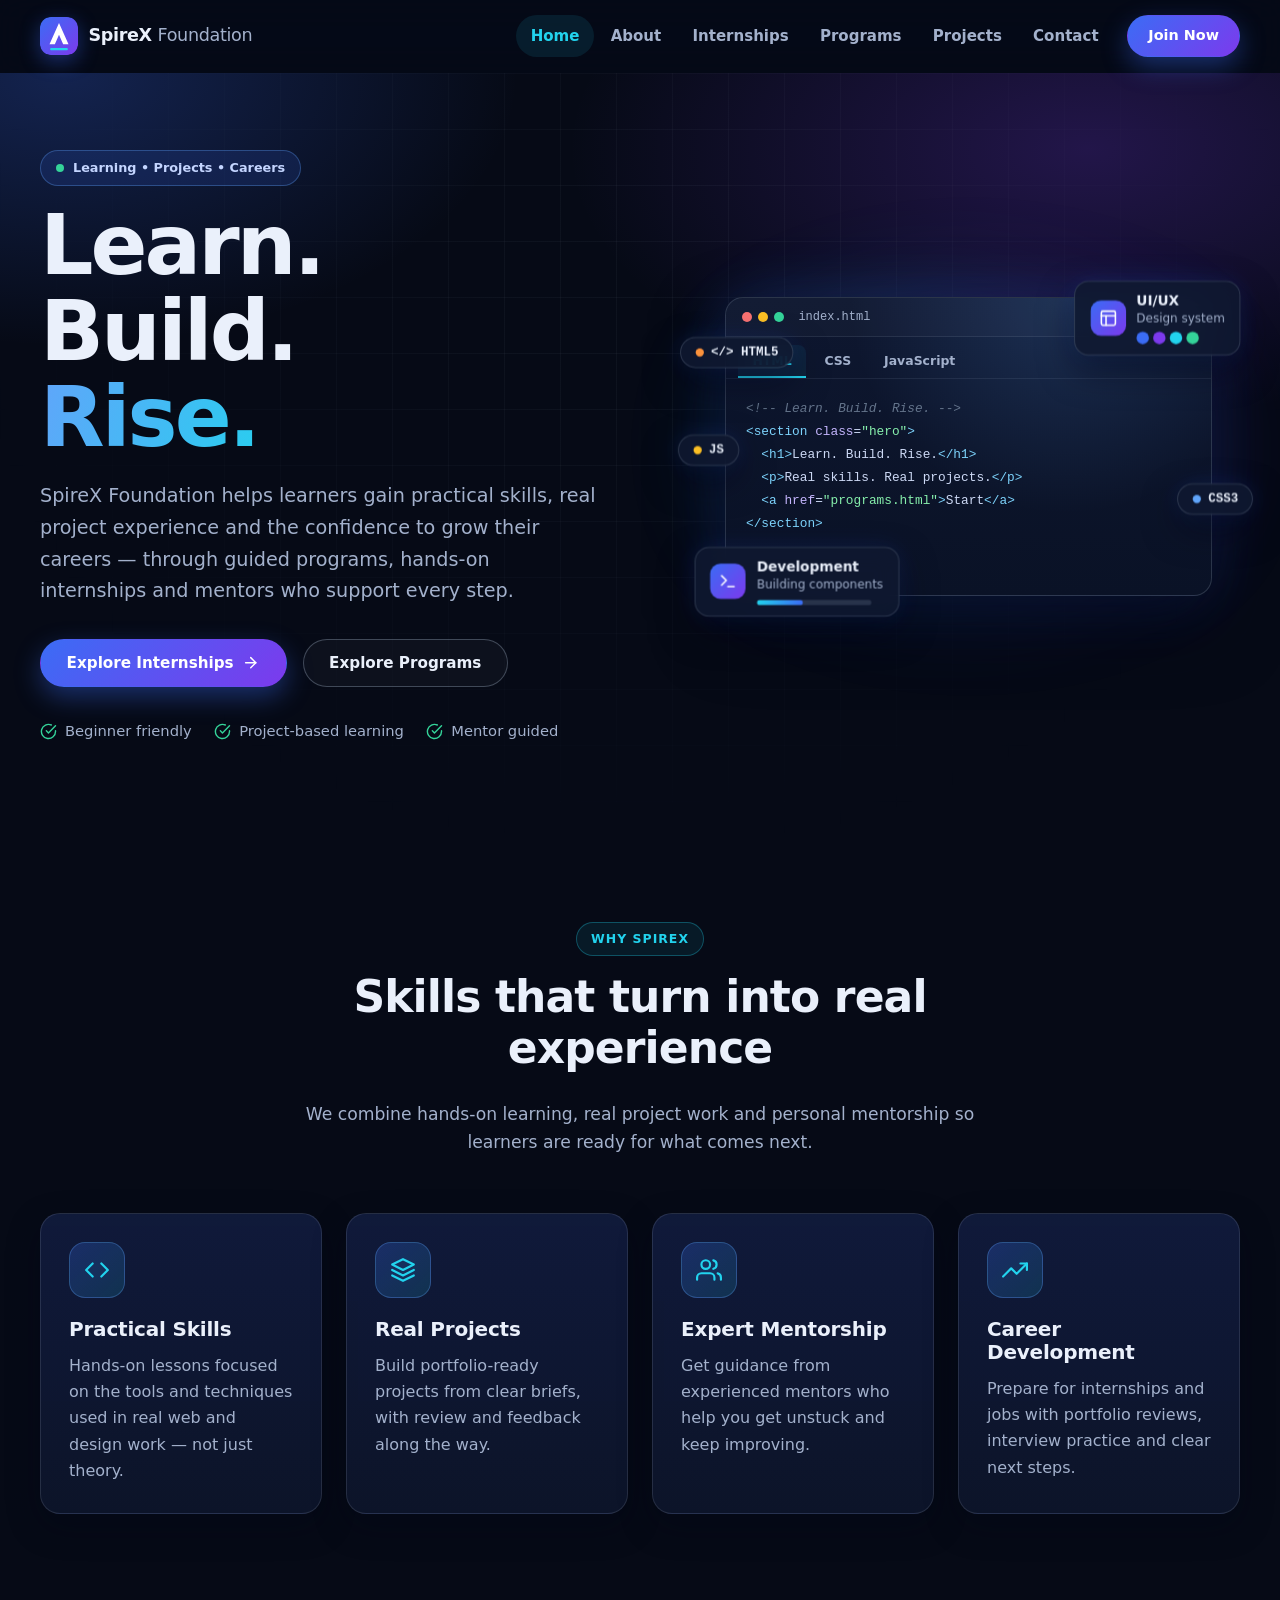
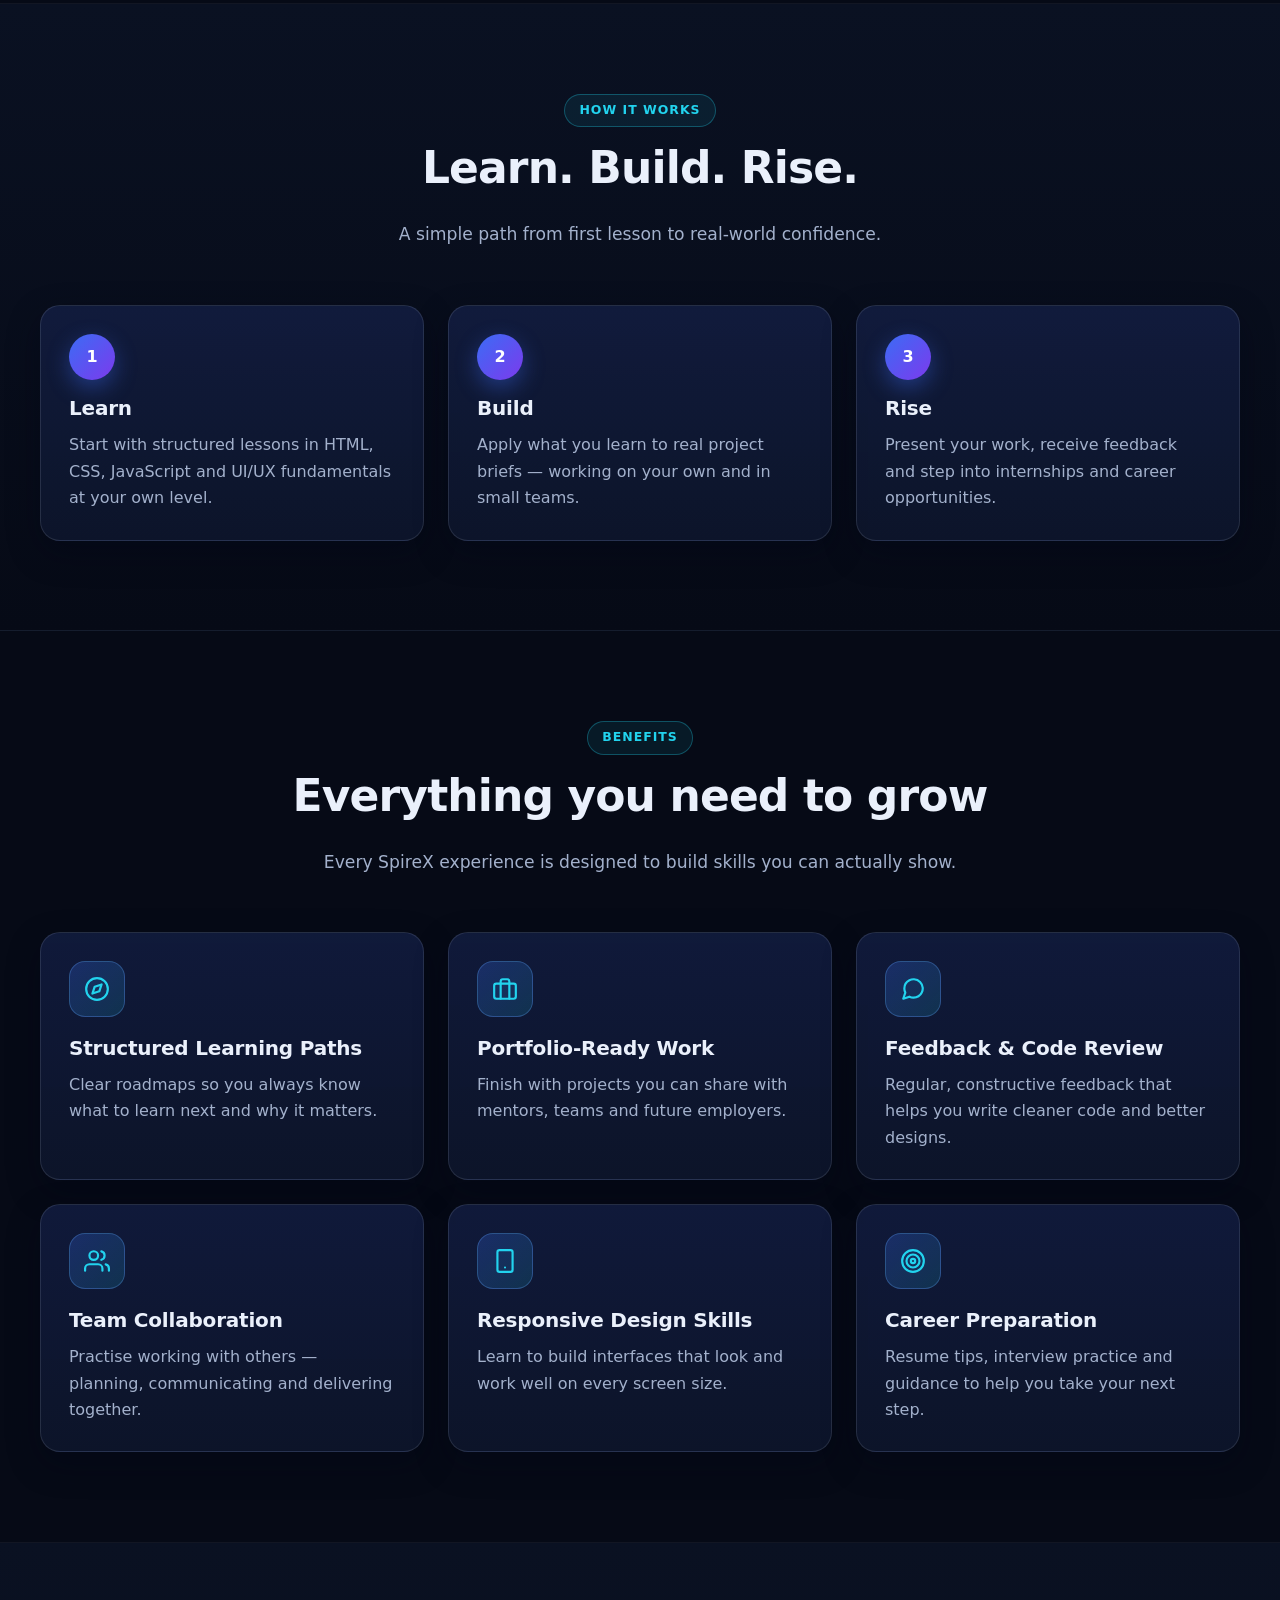
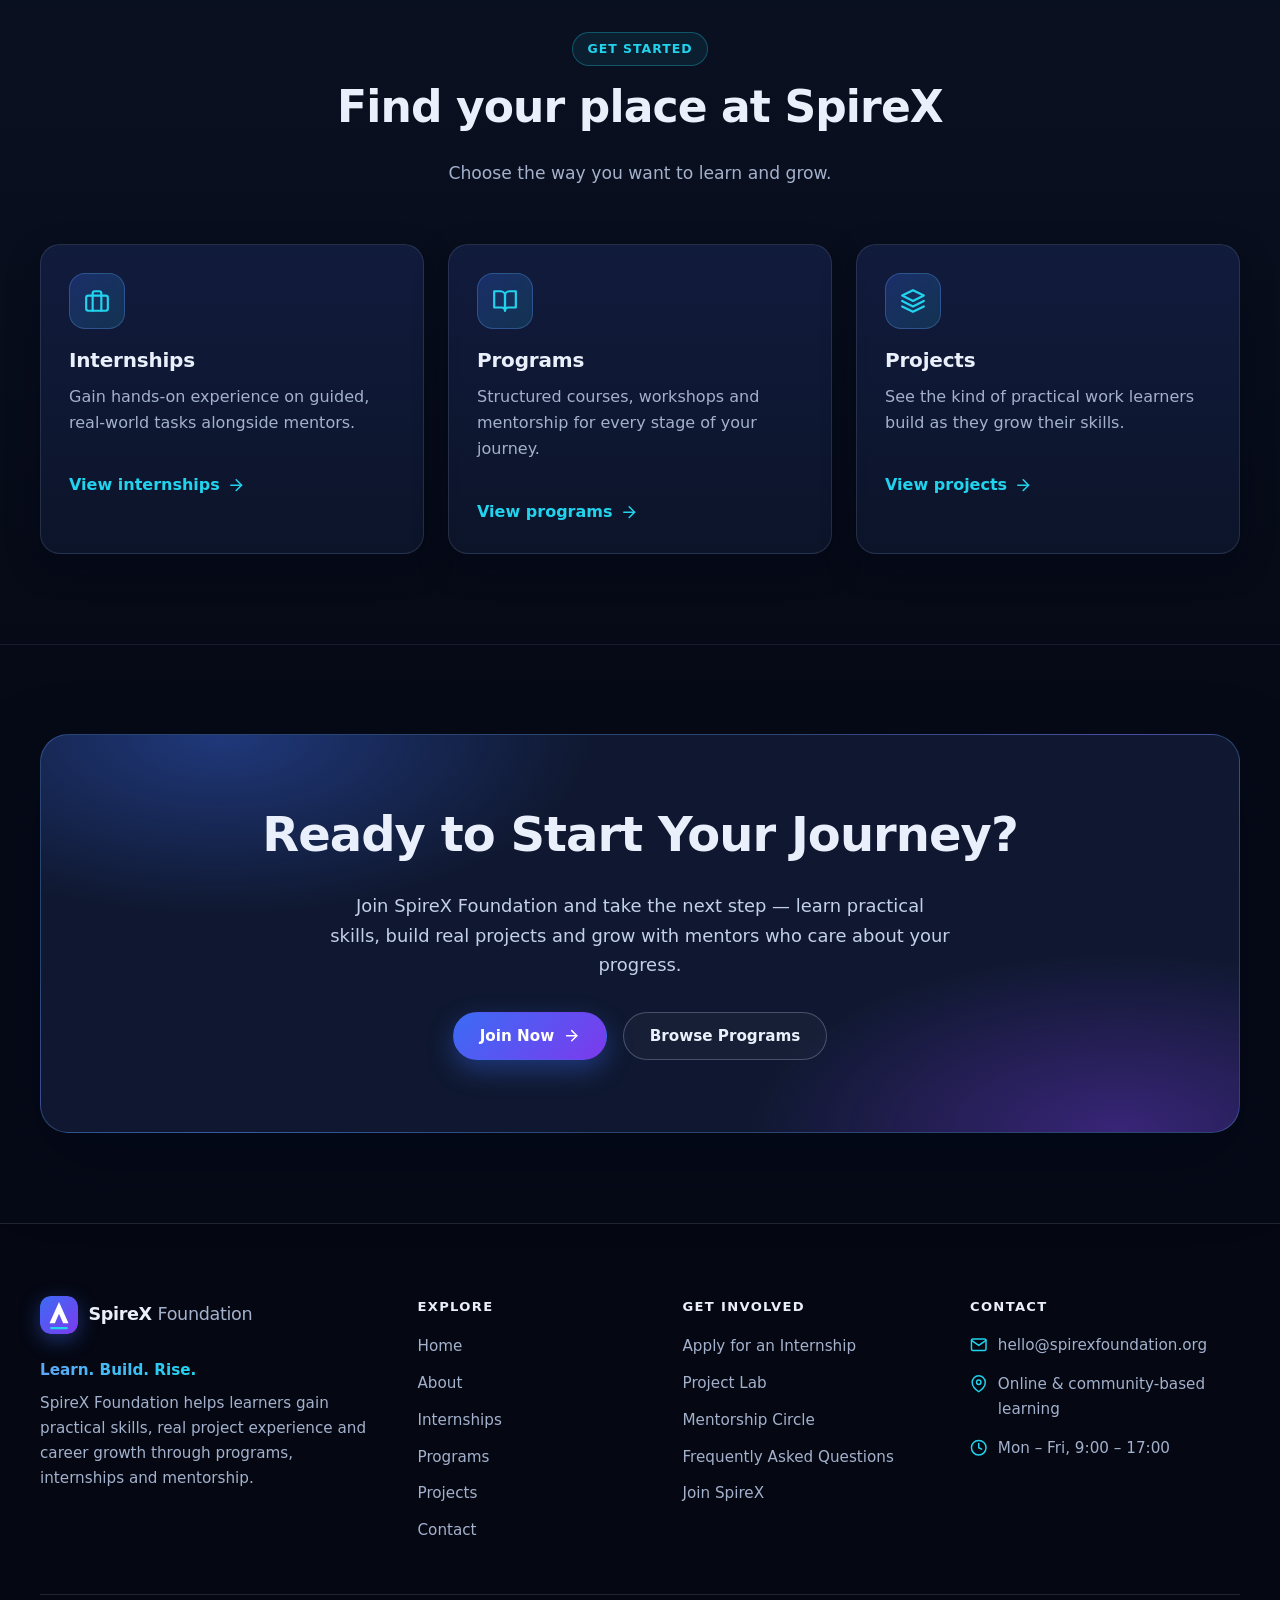
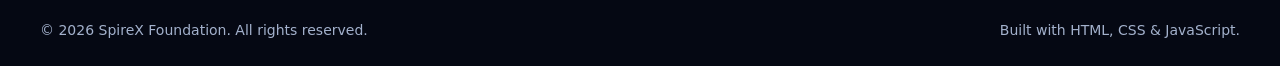
<file: index.html>
<!DOCTYPE html>
<html lang="en">

<head>
  <meta charset="UTF-8">
  <meta name="viewport" content="width=device-width, initial-scale=1">
  <title>SpireX Foundation | Learn. Build. Rise.</title>
  <meta name="description"
    content="SpireX Foundation helps learners gain practical skills, real project experience and career growth through programs, internships and mentorship.">
  <meta name="theme-color" content="#060a16">
  <link rel="icon" type="image/svg+xml" href="images/logo.svg">
  <link rel="stylesheet" href="style.css">
  <script src="script.js" defer></script>
</head>

<body>
  <a class="skip-link" href="#main">Skip to main content</a>

  <!-- ===== Shared header ===== -->
  <header class="site-header" id="siteHeader">
    <div class="container nav">
      <a class="brand" href="index.html" aria-label="SpireX Foundation - Home">
        <img class="brand-mark" src="images/logo.svg" alt="" width="38" height="38">
        <span class="brand-name">SpireX <span>Foundation</span></span>
      </a>
      <button class="nav-toggle" id="navToggle" type="button" aria-label="Toggle navigation menu" aria-expanded="false"
        aria-controls="navMenu">
        <span class="bar"></span><span class="bar"></span><span class="bar"></span>
      </button>
      <ul class="nav-menu" id="navMenu">
        <li><a class="nav-link" href="index.html" aria-current="page">Home</a></li>
        <li><a class="nav-link" href="about.html">About</a></li>
        <li><a class="nav-link" href="internships.html">Internships</a></li>
        <li><a class="nav-link" href="programs.html">Programs</a></li>
        <li><a class="nav-link" href="projects.html">Projects</a></li>
        <li><a class="nav-link" href="contact.html">Contact</a></li>
        <li class="nav-cta"><a class="btn btn-primary btn-sm" href="contact.html#join">Join Now</a></li>
      </ul>
    </div>
  </header>

  <main id="main">
    <!-- ===== Hero ===== -->
    <section class="hero" aria-labelledby="hero-title">
      <div class="container hero-inner">
        <div class="hero-copy">
          <span class="badge"><span class="badge-dot"></span> Learning &bull; Projects &bull; Careers</span>
          <h1 class="hero-title" id="hero-title"><span>Learn.</span> <span>Build.</span> <span
              class="grad-text">Rise.</span></h1>
          <p class="hero-lead">SpireX Foundation helps learners gain practical skills, real project experience and the
            confidence to grow their careers &mdash; through guided programs, hands-on internships and mentors who
            support every step.</p>
          <div class="hero-actions">
            <a class="btn btn-primary" href="internships.html">Explore Internships <span class="ico"
                data-icon="arrow-right"></span></a>
            <a class="btn btn-outline" href="programs.html">Explore Programs</a>
          </div>
          <ul class="hero-points">
            <li><span class="ico" data-icon="check-circle"></span>Beginner friendly</li>
            <li><span class="ico" data-icon="check-circle"></span>Project-based learning</li>
            <li><span class="ico" data-icon="check-circle"></span>Mentor guided</li>
          </ul>
        </div>

        <div class="hero-visual" data-tilt-area>
          <div class="tilt-stage" data-tilt>
            <div class="hero-glow" aria-hidden="true"></div>

            <div class="float-wrap">
              <div class="code-window">
                <div class="cw-bar">
                  <span class="cw-dots" aria-hidden="true"><i></i><i></i><i></i></span>
                  <span class="cw-file" id="cwFile">index.html</span>
                </div>
                <div class="cw-tabs" role="tablist" aria-label="Code examples">
                  <button class="cw-tab is-active" type="button" role="tab" aria-selected="true"
                    data-tab="html">HTML</button>
                  <button class="cw-tab" type="button" role="tab" aria-selected="false" tabindex="-1"
                    data-tab="css">CSS</button>
                  <button class="cw-tab" type="button" role="tab" aria-selected="false" tabindex="-1"
                    data-tab="js">JavaScript</button>
                </div>
                <div class="cw-body">
                  <pre class="cw-panel is-active" role="tabpanel" data-panel="html"><code><span class="cm">&lt;!-- Learn. Build. Rise. --&gt;</span>
<span class="tk">&lt;section</span> <span class="at">class</span>=<span class="st">"hero"</span><span class="tk">&gt;</span>
  <span class="tk">&lt;h1&gt;</span>Learn. Build. Rise.<span class="tk">&lt;/h1&gt;</span>
  <span class="tk">&lt;p&gt;</span>Real skills. Real projects.<span class="tk">&lt;/p&gt;</span>
  <span class="tk">&lt;a</span> <span class="at">href</span>=<span class="st">"programs.html"</span><span class="tk">&gt;</span>Start<span class="tk">&lt;/a&gt;</span>
<span class="tk">&lt;/section&gt;</span></code></pre>
                  <pre class="cw-panel" role="tabpanel" data-panel="css"><code><span class="fn">.hero</span> {
  <span class="pr">display</span>: <span class="nm">grid</span>;
  <span class="pr">place-items</span>: <span class="nm">center</span>;
  <span class="pr">background</span>: <span class="fn">var</span>(--brand);
  <span class="pr">animation</span>: rise <span class="nm">1s</span> ease-out;
}</code></pre>
                  <pre class="cw-panel" role="tabpanel" data-panel="js"><code><span class="kw">const</span> journey = {
  learn: <span class="st">"practical skills"</span>,
  build: <span class="st">"real projects"</span>,
  rise: <span class="st">"career growth"</span>,
};
Object.<span class="fn">keys</span>(journey).<span class="fn">forEach</span>(show);</code></pre>
                </div>
              </div>
            </div>

            <div class="float-card fc-ui" aria-hidden="true">
              <span class="fc-icon"><span class="ico" data-icon="layout"></span></span>
              <div><strong>UI/UX</strong><small>Design system</small><span
                  class="swatches"><i></i><i></i><i></i><i></i></span></div>
            </div>
            <div class="float-card fc-dev" aria-hidden="true">
              <span class="fc-icon"><span class="ico" data-icon="terminal"></span></span>
              <div><strong>Development</strong><small>Building components</small><span class="progress-line"></span>
              </div>
            </div>
            <div class="float-card fc-chip fc-html" aria-hidden="true"><i></i>&lt;/&gt; HTML5</div>
            <div class="float-card fc-chip fc-css" aria-hidden="true"><i></i>CSS3</div>
            <div class="float-card fc-chip fc-js" aria-hidden="true"><i></i>JS</div>
          </div>
        </div>
      </div>
    </section>

    <!-- ===== Why SpireX / Company highlights ===== -->
    <section class="section" aria-labelledby="why-title">
      <div class="container">
        <div class="section-head reveal">
          <span class="eyebrow">Why SpireX</span>
          <h2 id="why-title">Skills that turn into real experience</h2>
          <p>We combine hands-on learning, real project work and personal mentorship so learners are ready for what
            comes next.</p>
        </div>
        <div class="grid grid-4">
          <article class="card reveal">
            <div class="icon-box"><span class="ico" data-icon="code"></span></div>
            <h3>Practical Skills</h3>
            <p>Hands-on lessons focused on the tools and techniques used in real web and design work &mdash; not just
              theory.</p>
          </article>
          <article class="card reveal">
            <div class="icon-box"><span class="ico" data-icon="layers"></span></div>
            <h3>Real Projects</h3>
            <p>Build portfolio-ready projects from clear briefs, with review and feedback along the way.</p>
          </article>
          <article class="card reveal">
            <div class="icon-box"><span class="ico" data-icon="users"></span></div>
            <h3>Expert Mentorship</h3>
            <p>Get guidance from experienced mentors who help you get unstuck and keep improving.</p>
          </article>
          <article class="card reveal">
            <div class="icon-box"><span class="ico" data-icon="trending"></span></div>
            <h3>Career Development</h3>
            <p>Prepare for internships and jobs with portfolio reviews, interview practice and clear next steps.</p>
          </article>
        </div>
      </div>
    </section>

    <!-- ===== How it works ===== -->
    <section class="section section-alt" aria-labelledby="how-title">
      <div class="container">
        <div class="section-head reveal">
          <span class="eyebrow">How it works</span>
          <h2 id="how-title">Learn. Build. Rise.</h2>
          <p>A simple path from first lesson to real-world confidence.</p>
        </div>
        <div class="grid grid-3">
          <article class="card reveal">
            <div class="step-num">1</div>
            <h3>Learn</h3>
            <p>Start with structured lessons in HTML, CSS, JavaScript and UI/UX fundamentals at your own level.</p>
          </article>
          <article class="card reveal">
            <div class="step-num">2</div>
            <h3>Build</h3>
            <p>Apply what you learn to real project briefs &mdash; working on your own and in small teams.</p>
          </article>
          <article class="card reveal">
            <div class="step-num">3</div>
            <h3>Rise</h3>
            <p>Present your work, receive feedback and step into internships and career opportunities.</p>
          </article>
        </div>
      </div>
    </section>

    <!-- ===== Features / benefits ===== -->
    <section class="section" aria-labelledby="benefits-title">
      <div class="container">
        <div class="section-head reveal">
          <span class="eyebrow">Benefits</span>
          <h2 id="benefits-title">Everything you need to grow</h2>
          <p>Every SpireX experience is designed to build skills you can actually show.</p>
        </div>
        <div class="grid grid-3">
          <article class="card reveal">
            <div class="icon-box"><span class="ico" data-icon="compass"></span></div>
            <h3>Structured Learning Paths</h3>
            <p>Clear roadmaps so you always know what to learn next and why it matters.</p>
          </article>
          <article class="card reveal">
            <div class="icon-box"><span class="ico" data-icon="briefcase"></span></div>
            <h3>Portfolio-Ready Work</h3>
            <p>Finish with projects you can share with mentors, teams and future employers.</p>
          </article>
          <article class="card reveal">
            <div class="icon-box"><span class="ico" data-icon="message"></span></div>
            <h3>Feedback &amp; Code Review</h3>
            <p>Regular, constructive feedback that helps you write cleaner code and better designs.</p>
          </article>
          <article class="card reveal">
            <div class="icon-box"><span class="ico" data-icon="users"></span></div>
            <h3>Team Collaboration</h3>
            <p>Practise working with others &mdash; planning, communicating and delivering together.</p>
          </article>
          <article class="card reveal">
            <div class="icon-box"><span class="ico" data-icon="smartphone"></span></div>
            <h3>Responsive Design Skills</h3>
            <p>Learn to build interfaces that look and work well on every screen size.</p>
          </article>
          <article class="card reveal">
            <div class="icon-box"><span class="ico" data-icon="target"></span></div>
            <h3>Career Preparation</h3>
            <p>Resume tips, interview practice and guidance to help you take your next step.</p>
          </article>
        </div>
      </div>
    </section>

    <!-- ===== Explore ===== -->
    <section class="section section-alt" aria-labelledby="explore-title">
      <div class="container">
        <div class="section-head reveal">
          <span class="eyebrow">Get started</span>
          <h2 id="explore-title">Find your place at SpireX</h2>
          <p>Choose the way you want to learn and grow.</p>
        </div>
        <div class="grid grid-3">
          <a class="card reveal" href="internships.html">
            <div class="icon-box"><span class="ico" data-icon="briefcase"></span></div>
            <h3>Internships</h3>
            <p>Gain hands-on experience on guided, real-world tasks alongside mentors.</p>
            <span class="card-arrow">View internships <span class="ico" data-icon="arrow-right"></span></span>
          </a>
          <a class="card reveal" href="programs.html">
            <div class="icon-box"><span class="ico" data-icon="book"></span></div>
            <h3>Programs</h3>
            <p>Structured courses, workshops and mentorship for every stage of your journey.</p>
            <span class="card-arrow">View programs <span class="ico" data-icon="arrow-right"></span></span>
          </a>
          <a class="card reveal" href="projects.html">
            <div class="icon-box"><span class="ico" data-icon="layers"></span></div>
            <h3>Projects</h3>
            <p>See the kind of practical work learners build as they grow their skills.</p>
            <span class="card-arrow">View projects <span class="ico" data-icon="arrow-right"></span></span>
          </a>
        </div>
      </div>
    </section>

    <!-- ===== Call to action ===== -->
    <section class="section" aria-labelledby="cta-title">
      <div class="container">
        <div class="cta reveal">
          <h2 id="cta-title">Ready to Start Your Journey?</h2>
          <p>Join SpireX Foundation and take the next step &mdash; learn practical skills, build real projects and grow
            with mentors who care about your progress.</p>
          <div class="cta-actions">
            <a class="btn btn-primary" href="contact.html#join">Join Now <span class="ico"
                data-icon="arrow-right"></span></a>
            <a class="btn btn-outline" href="programs.html">Browse Programs</a>
          </div>
        </div>
      </div>
    </section>
  </main>

  <!-- ===== Shared footer ===== -->
  <footer class="site-footer">
    <div class="container">
      <div class="footer-grid">
        <div class="footer-brand">
          <a class="brand" href="index.html" aria-label="SpireX Foundation - Home">
            <img class="brand-mark" src="images/logo.svg" alt="" width="38" height="38">
            <span class="brand-name">SpireX <span>Foundation</span></span>
          </a>
          <p class="footer-tagline grad-text">Learn. Build. Rise.</p>
          <p>SpireX Foundation helps learners gain practical skills, real project experience and career growth through
            programs, internships and mentorship.</p>
        </div>
        <nav aria-label="Footer navigation">
          <p class="footer-title">Explore</p>
          <ul class="footer-links">
            <li><a href="index.html">Home</a></li>
            <li><a href="about.html">About</a></li>
            <li><a href="internships.html">Internships</a></li>
            <li><a href="programs.html">Programs</a></li>
            <li><a href="projects.html">Projects</a></li>
            <li><a href="contact.html">Contact</a></li>
          </ul>
        </nav>
        <nav aria-label="Get involved">
          <p class="footer-title">Get Involved</p>
          <ul class="footer-links">
            <li><a href="internships.html#apply">Apply for an Internship</a></li>
            <li><a href="programs.html#project-lab">Project Lab</a></li>
            <li><a href="programs.html#mentorship">Mentorship Circle</a></li>
            <li><a href="contact.html#faq">Frequently Asked Questions</a></li>
            <li><a href="contact.html#join">Join SpireX</a></li>
          </ul>
        </nav>
        <div>
          <p class="footer-title">Contact</p>
          <ul class="footer-contact">
            <li><span class="ico" data-icon="mail"></span><span>hello@spirexfoundation.org</span></li>
            <li><span class="ico" data-icon="map-pin"></span><span>Online &amp; community-based learning</span></li>
            <li><span class="ico" data-icon="clock"></span><span>Mon &ndash; Fri, 9:00 &ndash; 17:00</span></li>
          </ul>
        </div>
      </div>
      <div class="footer-bottom">
        <p>&copy; <span data-year>2026</span> SpireX Foundation. All rights reserved.</p>
        <p>Built with HTML, CSS &amp; JavaScript.</p>
      </div>
    </div>
  </footer>
</body>

</html>
</file>
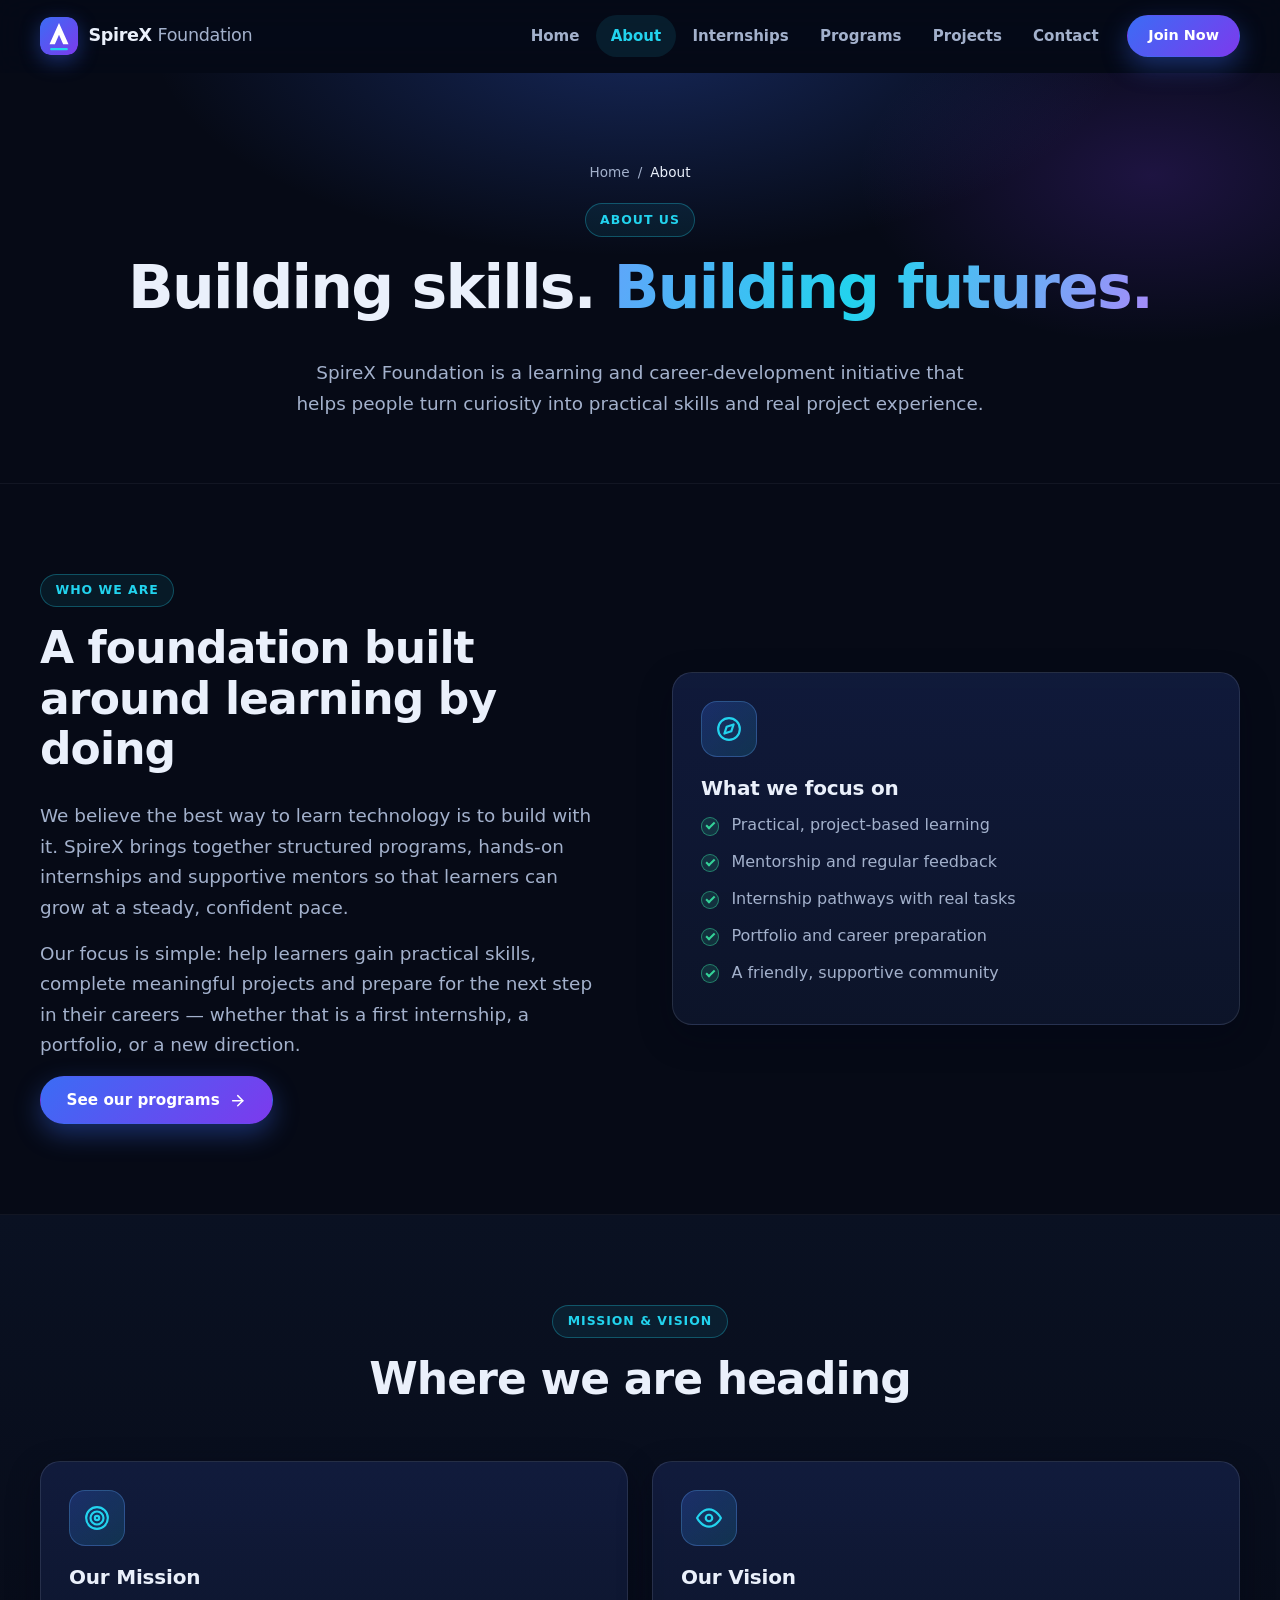
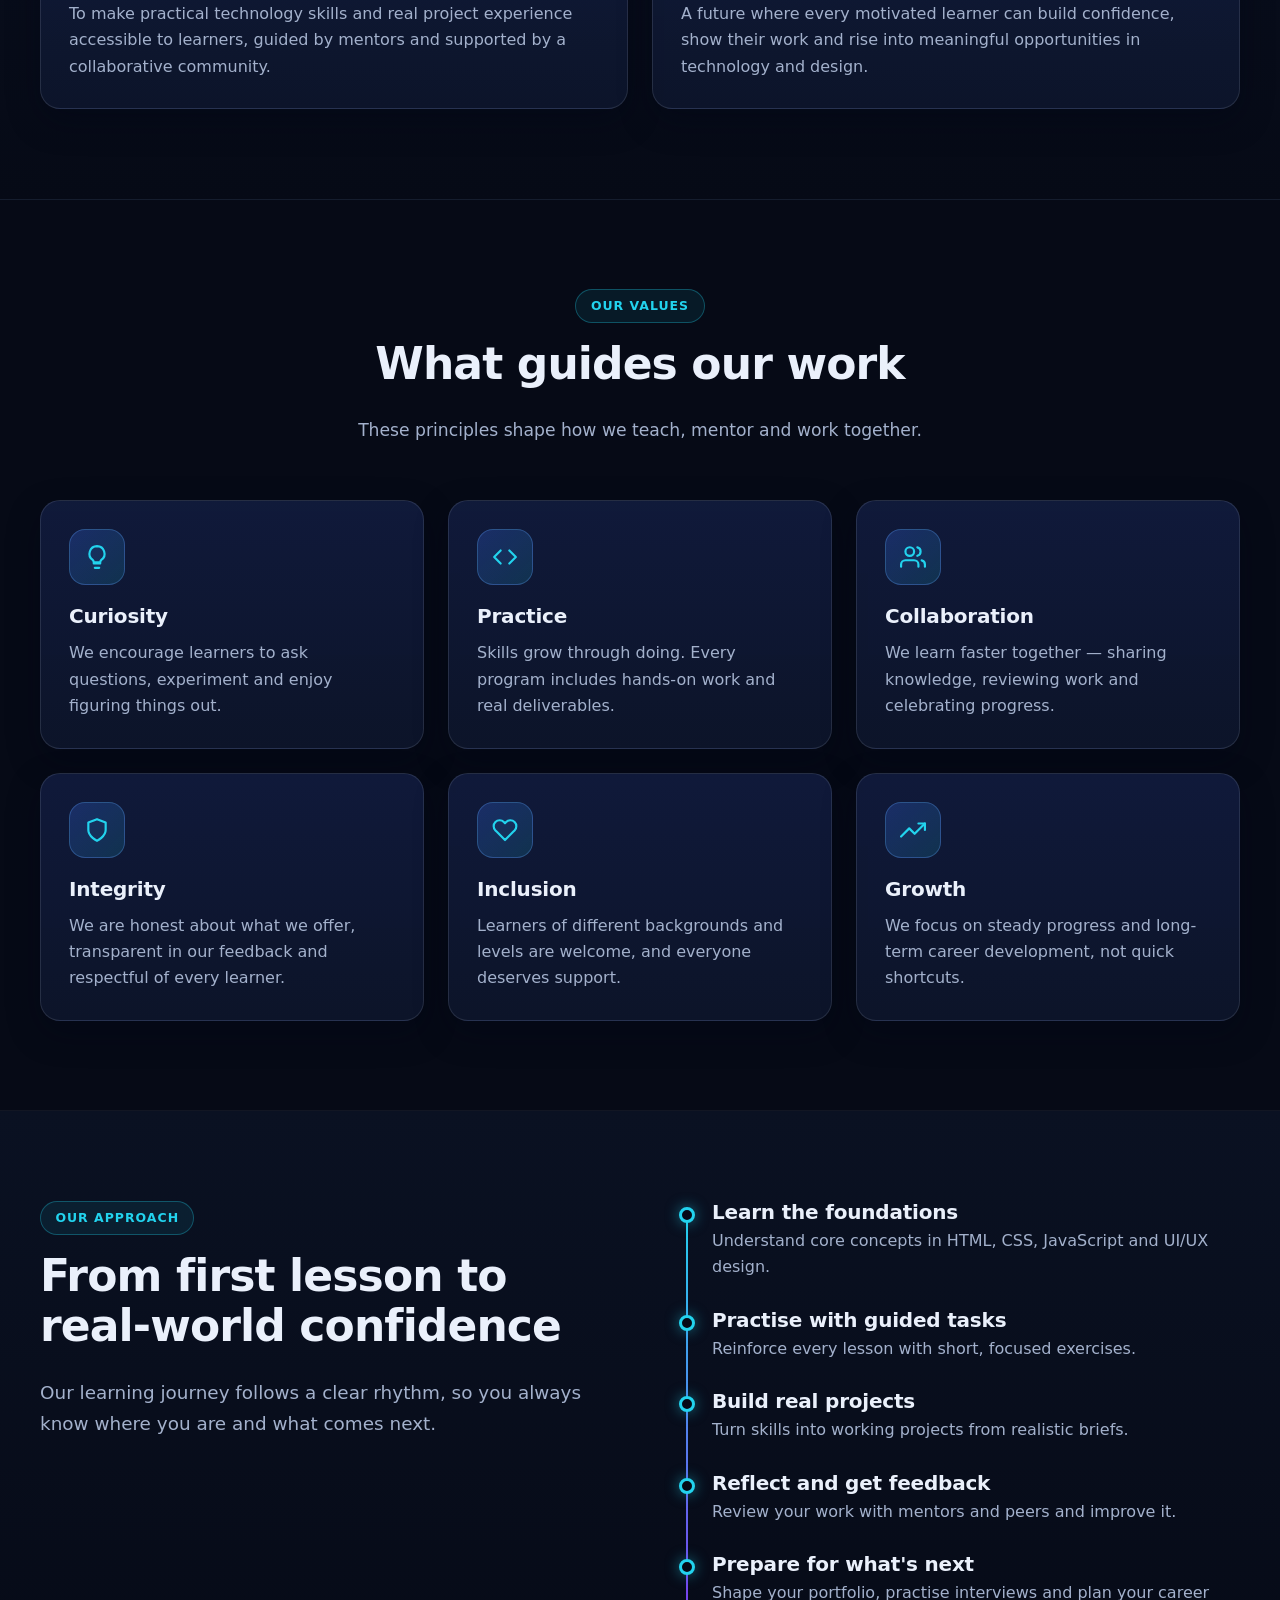
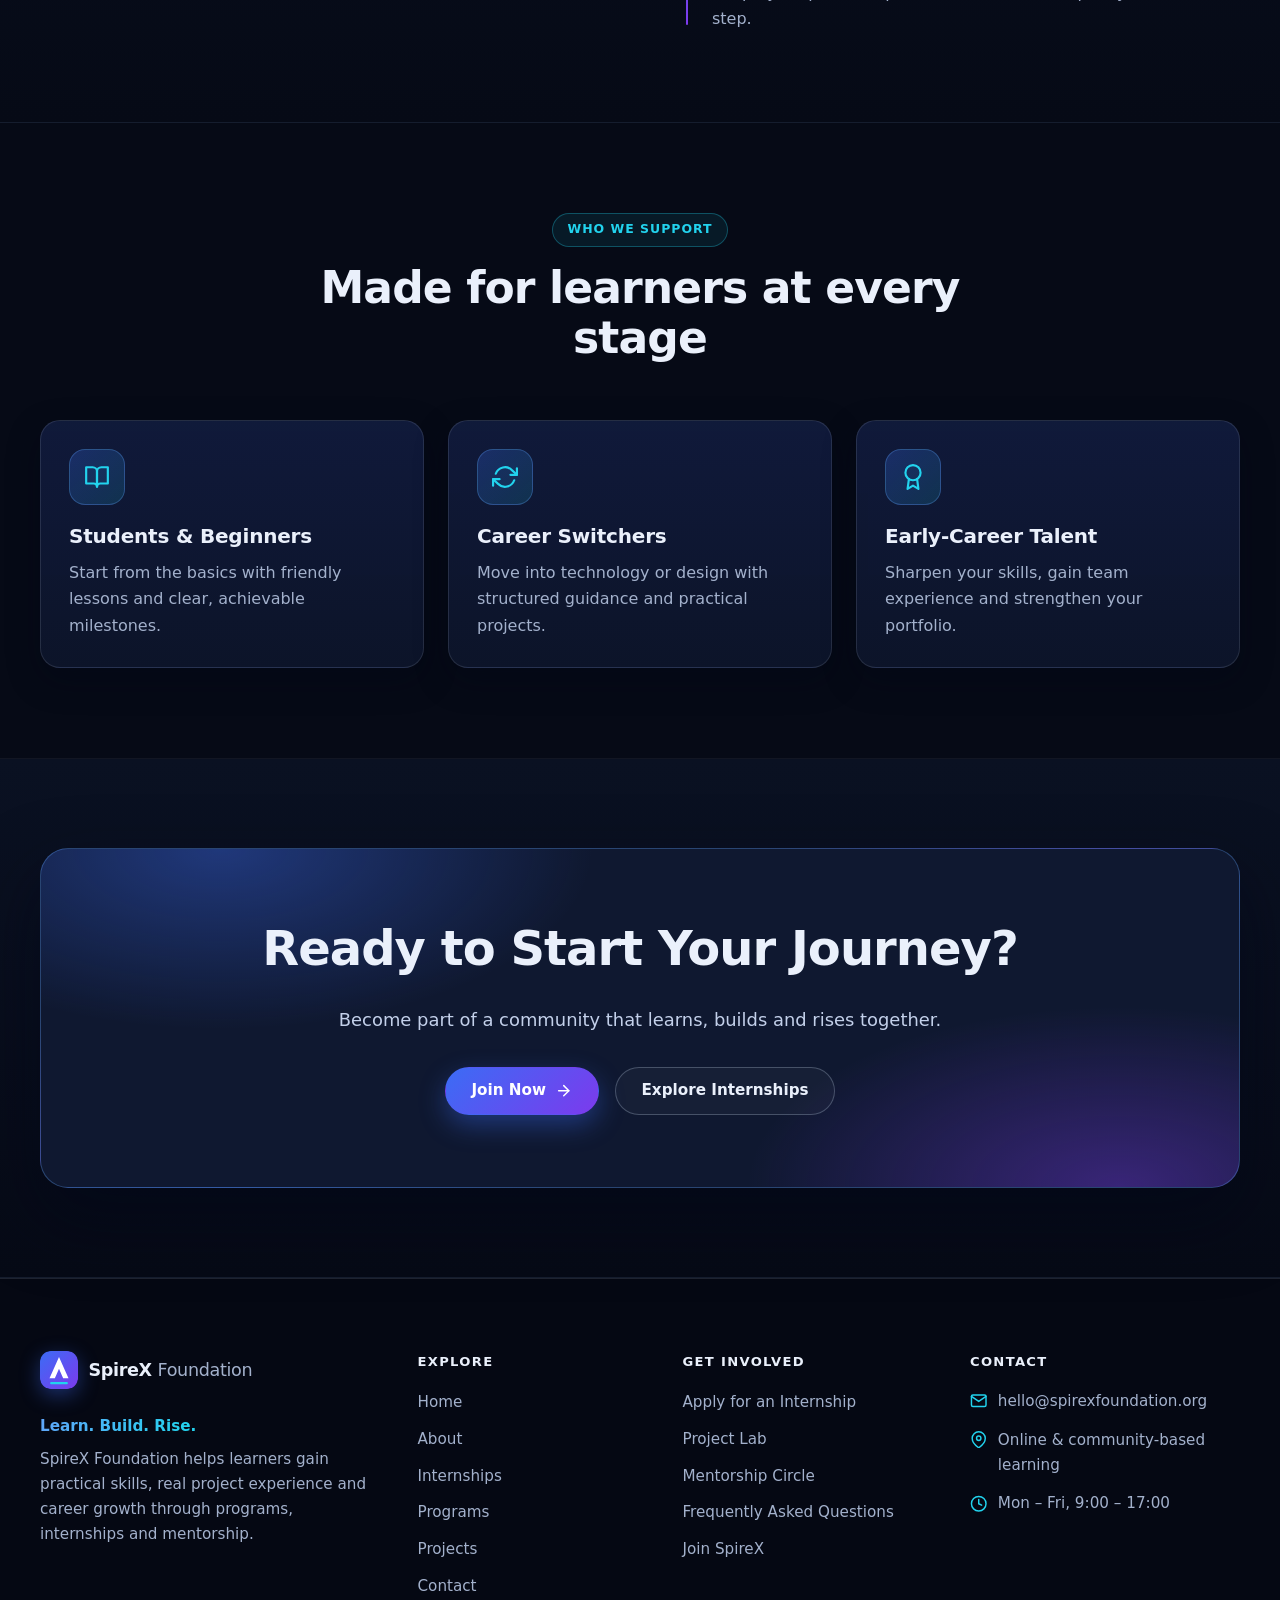
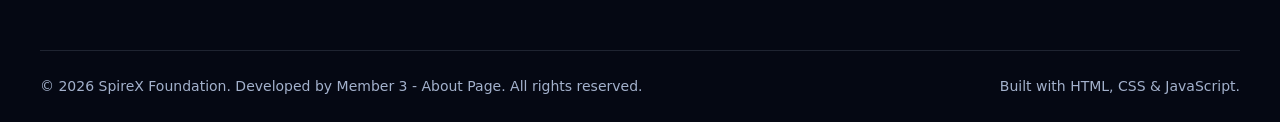
<file: about.html>
<!DOCTYPE html>
<html lang="en">

<head>
  <meta charset="UTF-8">
  <meta name="viewport" content="width=device-width, initial-scale=1">
  <title>About | SpireX Foundation</title>
  <meta name="description"
    content="Learn about SpireX Foundation's mission, values and approach to practical, project-based learning and career development.">
  <meta name="theme-color" content="#060a16">
  <link rel="icon" type="image/svg+xml" href="images/logo.svg">
  <link rel="stylesheet" href="style.css">
  <script src="script.js" defer></script>
</head>

<body>
  <a class="skip-link" href="#main">Skip to main content</a>

  <!-- ===== Shared header ===== -->
  <header class="site-header" id="siteHeader">
    <div class="container nav">
      <a class="brand" href="index.html" aria-label="SpireX Foundation - Home">
        <img class="brand-mark" src="images/logo.svg" alt="" width="38" height="38">
        <span class="brand-name">SpireX <span>Foundation</span></span>
      </a>
      <button class="nav-toggle" id="navToggle" type="button" aria-label="Toggle navigation menu" aria-expanded="false"
        aria-controls="navMenu">
        <span class="bar"></span><span class="bar"></span><span class="bar"></span>
      </button>
      <ul class="nav-menu" id="navMenu">
        <li><a class="nav-link" href="index.html">Home</a></li>
        <li><a class="nav-link" href="about.html" aria-current="page">About</a></li>
        <li><a class="nav-link" href="internships.html">Internships</a></li>
        <li><a class="nav-link" href="programs.html">Programs</a></li>
        <li><a class="nav-link" href="projects.html">Projects</a></li>
        <li><a class="nav-link" href="contact.html">Contact</a></li>
        <li class="nav-cta"><a class="btn btn-primary btn-sm" href="contact.html#join">Join Now</a></li>
      </ul>
    </div>
  </header>

  <main id="main">
    <section class="page-hero">
      <div class="container">
        <nav class="breadcrumb" aria-label="Breadcrumb"><a href="index.html">Home</a><span
            aria-hidden="true">/</span><span aria-current="page">About</span></nav>
        <span class="eyebrow">About Us</span>
        <h1>Building skills. <span class="grad-text">Building futures.</span></h1>
        <p class="lead">SpireX Foundation is a learning and career-development initiative that helps people turn
          curiosity into practical skills and real project experience.</p>
      </div>
    </section>

    <!-- Who we are -->
    <section class="section" aria-labelledby="who-title">
      <div class="container split">
        <div class="reveal">
          <span class="eyebrow">Who we are</span>
          <h2 id="who-title">A foundation built around learning by doing</h2>
          <p class="lead">We believe the best way to learn technology is to build with it. SpireX brings together
            structured programs, hands-on internships and supportive mentors so that learners can grow at a steady,
            confident pace.</p>
          <p class="lead">Our focus is simple: help learners gain practical skills, complete meaningful projects and
            prepare for the next step in their careers &mdash; whether that is a first internship, a portfolio, or a new
            direction.</p>
          <a class="btn btn-primary" href="programs.html">See our programs <span class="ico"
              data-icon="arrow-right"></span></a>
        </div>
        <div class="card card-static reveal">
          <div class="icon-box"><span class="ico" data-icon="compass"></span></div>
          <h3>What we focus on</h3>
          <ul class="checklist">
            <li>Practical, project-based learning</li>
            <li>Mentorship and regular feedback</li>
            <li>Internship pathways with real tasks</li>
            <li>Portfolio and career preparation</li>
            <li>A friendly, supportive community</li>
          </ul>
        </div>
      </div>
    </section>

    <!-- Mission & vision -->
    <section class="section section-alt" aria-labelledby="mission-title">
      <div class="container">
        <div class="section-head reveal">
          <span class="eyebrow">Mission &amp; Vision</span>
          <h2 id="mission-title">Where we are heading</h2>
        </div>
        <div class="grid grid-2">
          <article class="card reveal">
            <div class="icon-box"><span class="ico" data-icon="target"></span></div>
            <h3>Our Mission</h3>
            <p>To make practical technology skills and real project experience accessible to learners, guided by mentors
              and supported by a collaborative community.</p>
          </article>
          <article class="card reveal">
            <div class="icon-box"><span class="ico" data-icon="eye"></span></div>
            <h3>Our Vision</h3>
            <p>A future where every motivated learner can build confidence, show their work and rise into meaningful
              opportunities in technology and design.</p>
          </article>
        </div>
      </div>
    </section>

    <!-- Values -->
    <section class="section" aria-labelledby="values-title">
      <div class="container">
        <div class="section-head reveal">
          <span class="eyebrow">Our Values</span>
          <h2 id="values-title">What guides our work</h2>
          <p>These principles shape how we teach, mentor and work together.</p>
        </div>
        <div class="grid grid-3">
          <article class="card reveal">
            <div class="icon-box"><span class="ico" data-icon="lightbulb"></span></div>
            <h3>Curiosity</h3>
            <p>We encourage learners to ask questions, experiment and enjoy figuring things out.</p>
          </article>
          <article class="card reveal">
            <div class="icon-box"><span class="ico" data-icon="code"></span></div>
            <h3>Practice</h3>
            <p>Skills grow through doing. Every program includes hands-on work and real deliverables.</p>
          </article>
          <article class="card reveal">
            <div class="icon-box"><span class="ico" data-icon="users"></span></div>
            <h3>Collaboration</h3>
            <p>We learn faster together &mdash; sharing knowledge, reviewing work and celebrating progress.</p>
          </article>
          <article class="card reveal">
            <div class="icon-box"><span class="ico" data-icon="shield"></span></div>
            <h3>Integrity</h3>
            <p>We are honest about what we offer, transparent in our feedback and respectful of every learner.</p>
          </article>
          <article class="card reveal">
            <div class="icon-box"><span class="ico" data-icon="heart"></span></div>
            <h3>Inclusion</h3>
            <p>Learners of different backgrounds and levels are welcome, and everyone deserves support.</p>
          </article>
          <article class="card reveal">
            <div class="icon-box"><span class="ico" data-icon="trending"></span></div>
            <h3>Growth</h3>
            <p>We focus on steady progress and long-term career development, not quick shortcuts.</p>
          </article>
        </div>
      </div>
    </section>

    <!-- Approach -->
    <section class="section section-alt" aria-labelledby="approach-title">
      <div class="container split top">
        <div class="reveal">
          <span class="eyebrow">Our Approach</span>
          <h2 id="approach-title">From first lesson to real-world confidence</h2>
          <p class="lead">Our learning journey follows a clear rhythm, so you always know where you are and what comes
            next.</p>
        </div>
        <ol class="timeline reveal">
          <li>
            <h3>Learn the foundations</h3>
            <p>Understand core concepts in HTML, CSS, JavaScript and UI/UX design.</p>
          </li>
          <li>
            <h3>Practise with guided tasks</h3>
            <p>Reinforce every lesson with short, focused exercises.</p>
          </li>
          <li>
            <h3>Build real projects</h3>
            <p>Turn skills into working projects from realistic briefs.</p>
          </li>
          <li>
            <h3>Reflect and get feedback</h3>
            <p>Review your work with mentors and peers and improve it.</p>
          </li>
          <li>
            <h3>Prepare for what's next</h3>
            <p>Shape your portfolio, practise interviews and plan your career step.</p>
          </li>
        </ol>
      </div>
    </section>

    <!-- Who we support -->
    <section class="section" aria-labelledby="support-title">
      <div class="container">
        <div class="section-head reveal">
          <span class="eyebrow">Who We Support</span>
          <h2 id="support-title">Made for learners at every stage</h2>
        </div>
        <div class="grid grid-3">
          <article class="card reveal">
            <div class="icon-box"><span class="ico" data-icon="book"></span></div>
            <h3>Students &amp; Beginners</h3>
            <p>Start from the basics with friendly lessons and clear, achievable milestones.</p>
          </article>
          <article class="card reveal">
            <div class="icon-box"><span class="ico" data-icon="refresh"></span></div>
            <h3>Career Switchers</h3>
            <p>Move into technology or design with structured guidance and practical projects.</p>
          </article>
          <article class="card reveal">
            <div class="icon-box"><span class="ico" data-icon="award"></span></div>
            <h3>Early-Career Talent</h3>
            <p>Sharpen your skills, gain team experience and strengthen your portfolio.</p>
          </article>
        </div>
      </div>
    </section>

    <!-- CTA -->
    <section class="section section-alt" aria-labelledby="cta-title">
      <div class="container">
        <div class="cta reveal">
          <h2 id="cta-title">Ready to Start Your Journey?</h2>
          <p>Become part of a community that learns, builds and rises together.</p>
          <div class="cta-actions">
            <a class="btn btn-primary" href="contact.html#join">Join Now <span class="ico"
                data-icon="arrow-right"></span></a>
            <a class="btn btn-outline" href="internships.html">Explore Internships</a>
          </div>
        </div>
      </div>
    </section>
  </main>

  <!-- ===== Shared footer ===== -->
  <footer class="site-footer">
    <div class="container">
      <div class="footer-grid">
        <div class="footer-brand">
          <a class="brand" href="index.html" aria-label="SpireX Foundation - Home">
            <img class="brand-mark" src="images/logo.svg" alt="" width="38" height="38">
            <span class="brand-name">SpireX <span>Foundation</span></span>
          </a>
          <p class="footer-tagline grad-text">Learn. Build. Rise.</p>
          <p>SpireX Foundation helps learners gain practical skills, real project experience and career growth through
            programs, internships and mentorship.</p>
        </div>
        <nav aria-label="Footer navigation">
          <p class="footer-title">Explore</p>
          <ul class="footer-links">
            <li><a href="index.html">Home</a></li>
            <li><a href="about.html">About</a></li>
            <li><a href="internships.html">Internships</a></li>
            <li><a href="programs.html">Programs</a></li>
            <li><a href="projects.html">Projects</a></li>
            <li><a href="contact.html">Contact</a></li>
          </ul>
        </nav>
        <nav aria-label="Get involved">
          <p class="footer-title">Get Involved</p>
          <ul class="footer-links">
            <li><a href="internships.html#apply">Apply for an Internship</a></li>
            <li><a href="programs.html#project-lab">Project Lab</a></li>
            <li><a href="programs.html#mentorship">Mentorship Circle</a></li>
            <li><a href="contact.html#faq">Frequently Asked Questions</a></li>
            <li><a href="contact.html#join">Join SpireX</a></li>
          </ul>
        </nav>
        <div>
          <p class="footer-title">Contact</p>
          <ul class="footer-contact">
            <li><span class="ico" data-icon="mail"></span><span>hello@spirexfoundation.org</span></li>
            <li><span class="ico" data-icon="map-pin"></span><span>Online &amp; community-based learning</span></li>
            <li><span class="ico" data-icon="clock"></span><span>Mon &ndash; Fri, 9:00 &ndash; 17:00</span></li>
          </ul>
        </div>
      </div>
      <div class="footer-bottom">
<p>&copy; <span data-year>2026</span> SpireX Foundation. Developed by Member 3 - About Page. All rights reserved.</p>
        <p>Built with HTML, CSS &amp; JavaScript.</p>
      </div>
    </div>
  </footer>
</body>

</html>
</file>
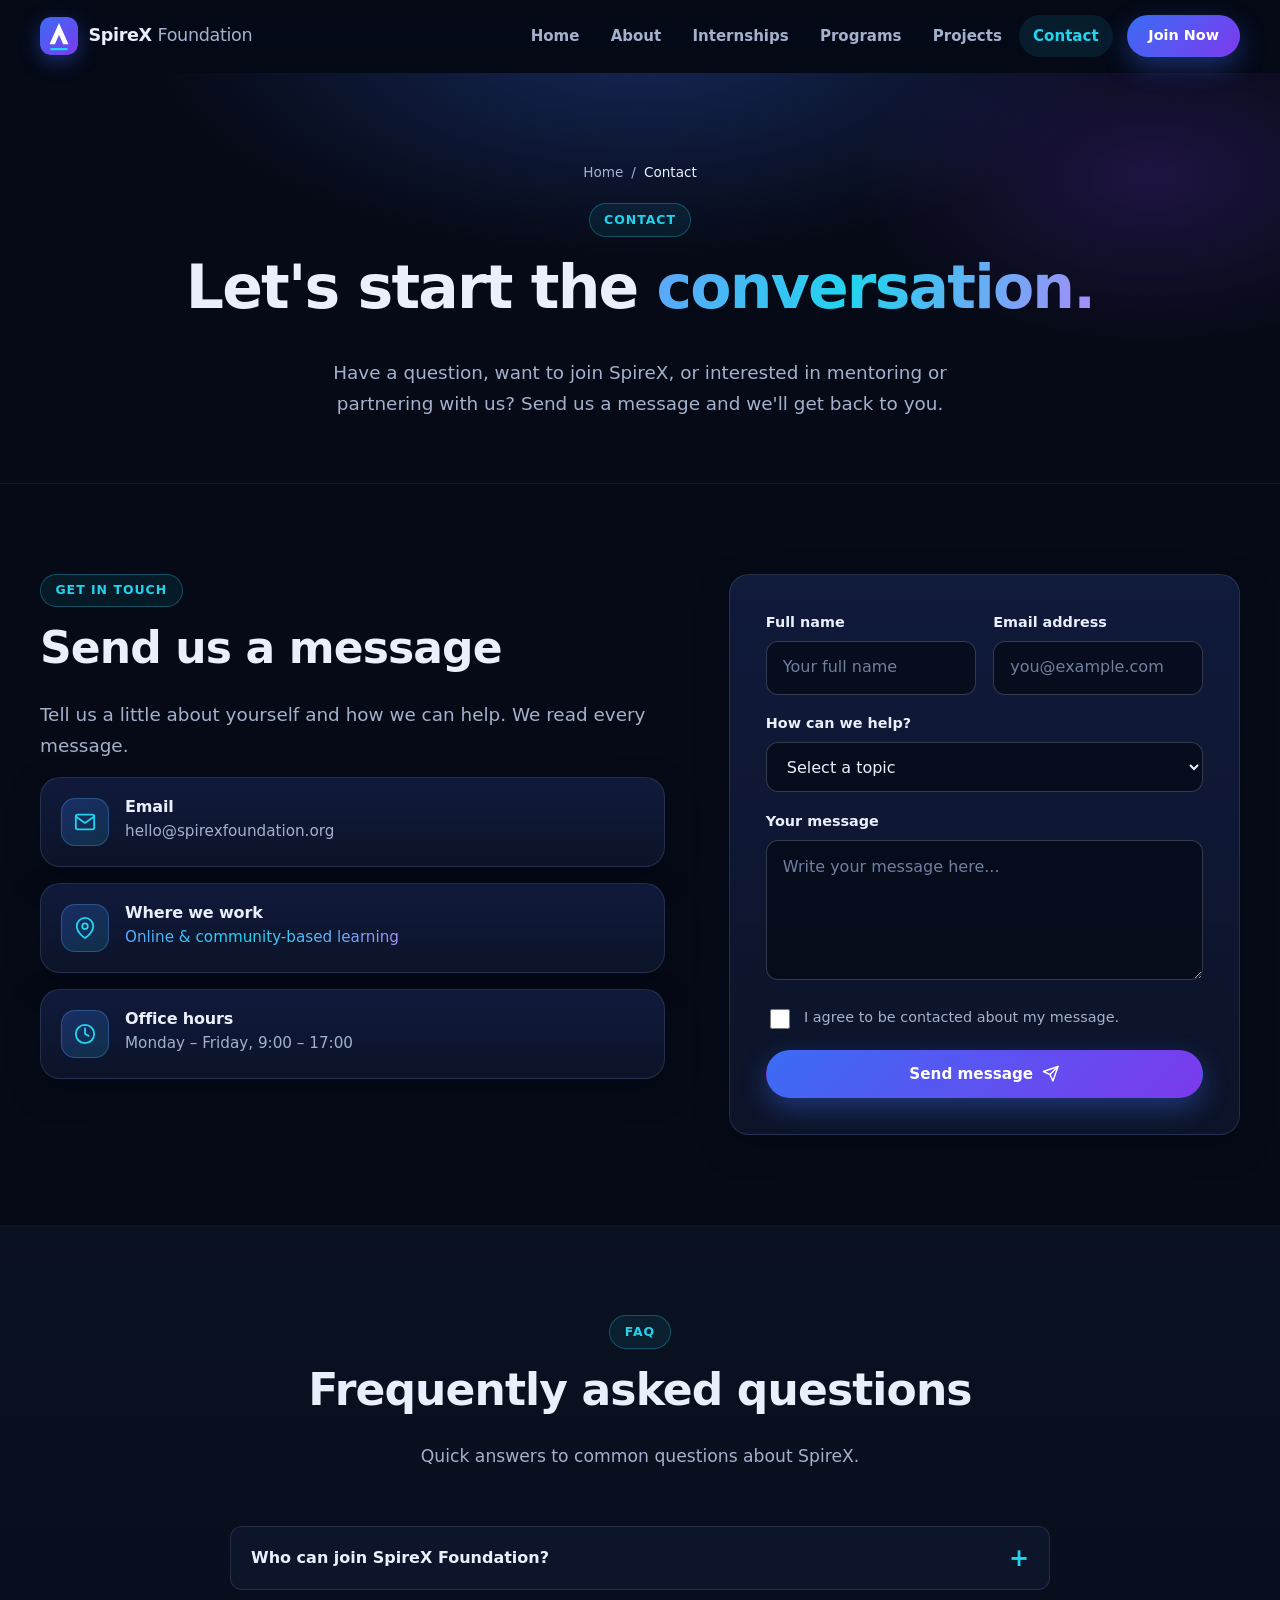
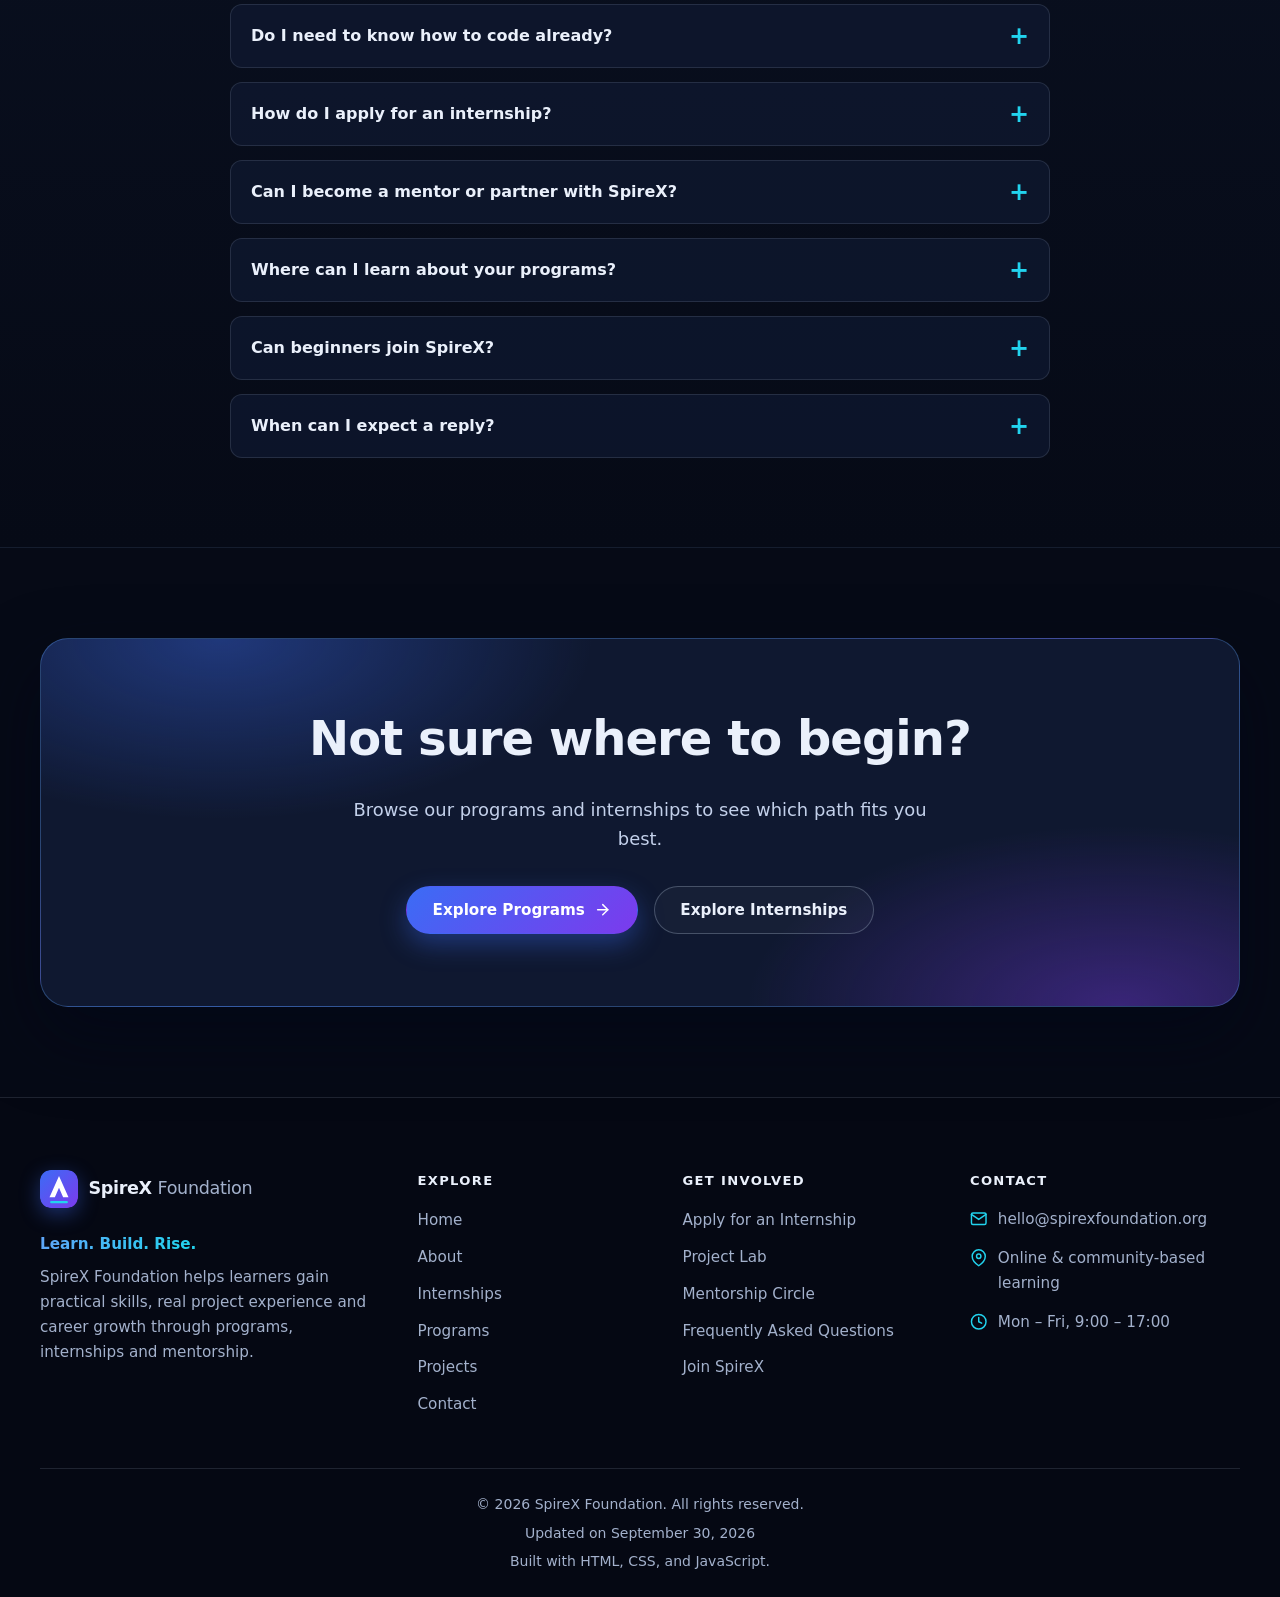
<file: contact.html>
<!DOCTYPE html>
<html lang="en">

<head>
  <meta charset="UTF-8">
  <meta name="viewport" content="width=device-width, initial-scale=1">
  <title>Contact | SpireX Foundation</title>
  <meta name="description"
    content="Contact SpireX Foundation to join, ask about programs and internships, or explore mentoring and partnership opportunities.">
  <meta name="theme-color" content="#060a16">
  <link rel="icon" type="image/svg+xml" href="images/logo.svg">
  <link rel="stylesheet" href="style.css">
  <script src="script.js" defer></script>
</head>

<body>
  <a class="skip-link" href="#main">Skip to main content</a>

  <!-- ===== Shared header ===== -->
  <header class="site-header" id="siteHeader">
    <div class="container nav">
      <a class="brand" href="index.html" aria-label="SpireX Foundation - Home">
        <img class="brand-mark" src="images/logo.svg" alt="" width="38" height="38">
        <span class="brand-name">SpireX <span>Foundation</span></span>
      </a>
      <button class="nav-toggle" id="navToggle" type="button" aria-label="Toggle navigation menu" aria-expanded="false"
        aria-controls="navMenu">
        <span class="bar"></span><span class="bar"></span><span class="bar"></span>
      </button>
      <ul class="nav-menu" id="navMenu">
        <li><a class="nav-link" href="index.html">Home</a></li>
        <li><a class="nav-link" href="about.html">About</a></li>
        <li><a class="nav-link" href="internships.html">Internships</a></li>
        <li><a class="nav-link" href="programs.html">Programs</a></li>
        <li><a class="nav-link" href="projects.html">Projects</a></li>
        <li><a class="nav-link" href="contact.html" aria-current="page">Contact</a></li>
        <li class="nav-cta"><a class="btn btn-primary btn-sm" href="contact.html#join">Join Now</a></li>
      </ul>
    </div>
  </header>

  <main id="main">
    <section class="page-hero">
      <div class="container">
        <nav class="breadcrumb" aria-label="Breadcrumb"><a href="index.html">Home</a><span
            aria-hidden="true">/</span><span aria-current="page">Contact</span></nav>
        <span class="eyebrow">Contact</span>
        <h1>Let's start the <span class="grad-text">conversation.</span></h1>
        <p class="lead">Have a question, want to join SpireX, or interested in mentoring or partnering with us? Send us
          a message and we'll get back to you.</p>
      </div>
    </section>

    <!-- Contact info + form -->
    <section class="section" id="join" aria-labelledby="contact-title">
      <div class="container split top wide-left">
        <div class="reveal">
          <span class="eyebrow">Get in touch</span>
          <h2 id="contact-title">Send us a message</h2>
          <p class="lead">Tell us a little about yourself and how we can help. We read every message.</p>
          <div class="stack">
            <div class="card info-item card-static">
              <div class="icon-box"><span class="ico" data-icon="mail"></span></div>
              <div>
                <h3>Email</h3>
                <p>hello@spirexfoundation.org</p>
              </div>
            </div>
            <div class="card info-item card-static">
              <div class="icon-box"><span class="ico" data-icon="map-pin"></span></div>
              <div>
                <h3>Where we work</h3>
                <p><a class="grad-text" href="programs.html">Online &amp; community-based learning</a></p>
              </div>
            </div>
            <div class="card info-item card-static">
              <div class="icon-box"><span class="ico" data-icon="clock"></span></div>
              <div>
                <h3>Office hours</h3>
                <p>Monday &ndash; Friday, 9:00 &ndash; 17:00</p>
              </div>
            </div>
          </div>
        </div>

        <div class="reveal">
          <div class="card card-static form-card">
            <form data-validate data-success="Form sent successfully! Thank you for reaching out to us. We will get back to you soon." data-error="Please fix the errors in the form and try again.">
              <div class="form-grid two">
                <div class="field">
                  <label for="name">Full name</label>
                  <input id="name" name="name" type="text" autocomplete="name" placeholder="Your full name" required
                    minlength="2" data-error="Please enter your full name.">
                  <p class="error-msg" role="alert"></p>
                </div>
                <div class="field">
                  <label for="email">Email address</label>
                  <input id="email" name="email" type="email" autocomplete="email" placeholder="you@example.com"
                    required data-error="Please enter your email address.">
                  <p class="error-msg" role="alert"></p>
                </div>
                <div class="field full">
                  <label for="topic">How can we help?</label>
                  <select id="topic" name="topic" required data-error="Please choose a topic.">
                    <option value="">Select a topic</option>
                    <option value="join">Joining SpireX</option>
                    <option value="internship">Internship question</option>
                    <option value="program">Program question</option>
                    <option value="mentor">Mentoring or partnership</option>
                    <option value="general">General question</option>
                  </select>
                  <p class="error-msg" role="alert"></p>
                </div>
                <div class="field full">
                  <label for="message">Your message</label>
                  <textarea id="message" name="message" placeholder="Write your message here..." required
                    data-error="Please enter your message."></textarea>
                  <p class="error-msg" role="alert"></p>
                </div>
                <div class="field full">
                  <div class="check-field">
                    <input id="consent" name="consent" type="checkbox" required
                      data-error="Please confirm so we can reply to you.">
                    <label for="consent">I agree to be contacted about my message.</label>
                  </div>
                  <p class="error-msg" role="alert"></p>
                </div>
                <div class="full">
                  <button class="btn btn-primary btn-block" type="submit">Send message <span class="ico"
                      data-icon="send"></span></button>
                </div>
              </div>
            </form>
            <div class="form-success" role="status">
              <span class="ico" data-icon="check-circle"></span>
              <p data-success-text></p>
            </div>
          </div>
        </div>
      </div>
    </section>

    <!-- FAQ -->
    <section class="section section-alt" id="faq" aria-labelledby="faq-title">
      <div class="container">
        <div class="section-head reveal">
          <span class="eyebrow">FAQ</span>
          <h2 id="faq-title">Frequently asked questions</h2>
          <p>Quick answers to common questions about SpireX.</p>
        </div>
        <div class="faq reveal">
          <details>
            <summary>Who can join SpireX Foundation?</summary>
            <p>Anyone motivated to learn practical skills is welcome &mdash; from complete beginners to early-career
              professionals looking to grow.</p>
          </details>
          <details>
            <summary>Do I need to know how to code already?</summary>
            <p>No. Several programs and internship tracks are designed for beginners, and mentors help you progress step
              by step.</p>
          </details>
          <details>
            <summary>How do I apply for an internship?</summary>
            <p>Visit the <a class="grad-text" href="internships.html#apply">Internships page</a>, choose a track and complete the short application form.</p>
          </details>
          <details>
            <summary>Can I become a mentor or partner with SpireX?</summary>
            <p>Yes! Select "Mentoring or partnership" in the form above and tell us how you'd like to get involved.</p>
          </details>
          <details>
            <summary>Where can I learn about your programs?</summary>
            <p>Visit our <a class="grad-text" href="programs.html">Programs page</a> to explore current learning options.</p>
          </details>
          <details>
            <summary>Can beginners join SpireX?</summary>
            <p>Yes, several programs and internship tracks are designed for beginners.</p>
          </details>
          <details>
            <summary>When can I expect a reply?</summary>
            <p>We aim to reply to direct email inquiries within 2 business days.</p>
          </details>
        </div>
      </div>
    </section>

    <!-- CTA -->
    <section class="section" aria-labelledby="cta-title">
      <div class="container">
        <div class="cta reveal">
          <h2 id="cta-title">Not sure where to begin?</h2>
          <p>Browse our programs and internships to see which path fits you best.</p>
          <div class="cta-actions">
            <a class="btn btn-primary" href="programs.html">Explore Programs <span class="ico"
                data-icon="arrow-right"></span></a>
            <a class="btn btn-outline" href="internships.html">Explore Internships</a>
          </div>
        </div>
      </div>
    </section>
  </main>

  <!-- ===== Shared footer ===== -->
  <footer class="site-footer">
    <div class="container">
      <div class="footer-grid">
        <div class="footer-brand">
          <a class="brand" href="index.html" aria-label="SpireX Foundation - Home">
            <img class="brand-mark" src="images/logo.svg" alt="" width="38" height="38">
            <span class="brand-name">SpireX <span>Foundation</span></span>
          </a>
          <p class="footer-tagline grad-text">Learn. Build. Rise.</p>
          <p>SpireX Foundation helps learners gain practical skills, real project experience and career growth through
            programs, internships and mentorship.</p>
        </div>
        <nav aria-label="Footer navigation">
          <p class="footer-title">Explore</p>
          <ul class="footer-links">
            <li><a href="index.html">Home</a></li>
            <li><a href="about.html">About</a></li>
            <li><a href="internships.html">Internships</a></li>
            <li><a href="programs.html">Programs</a></li>
            <li><a href="projects.html">Projects</a></li>
            <li><a href="contact.html">Contact</a></li>
          </ul>
        </nav>
        <nav aria-label="Get involved">
          <p class="footer-title">Get Involved</p>
          <ul class="footer-links">
            <li><a href="internships.html#apply">Apply for an Internship</a></li>
            <li><a href="programs.html#project-lab">Project Lab</a></li>
            <li><a href="programs.html#mentorship">Mentorship Circle</a></li>
            <li><a href="contact.html#faq">Frequently Asked Questions</a></li>
            <li><a href="contact.html#join">Join SpireX</a></li>
          </ul>
        </nav>
        <div>
          <p class="footer-title">Contact</p>
          <ul class="footer-contact">
            <li><span class="ico" data-icon="mail"></span><span>hello@spirexfoundation.org</span></li>
            <li><span class="ico" data-icon="map-pin"></span><span>Online &amp; community-based learning</span></li>
            <li><span class="ico" data-icon="clock"></span><span>Mon &ndash; Fri, 9:00 &ndash; 17:00</span></li>
          </ul>
        </div>
      </div>
      <div class="footer-bottom centered-credits">
        <p>&copy; <span data-year>2026</span> SpireX Foundation. All rights reserved.</p>
        <p>Updated on <time datetime="2026-09-30">September 30, 2026</time></p>
        <p>Built with HTML, CSS, and JavaScript.</p>
      </div>
    </div>
  </footer>
</body>

</html>
</file>
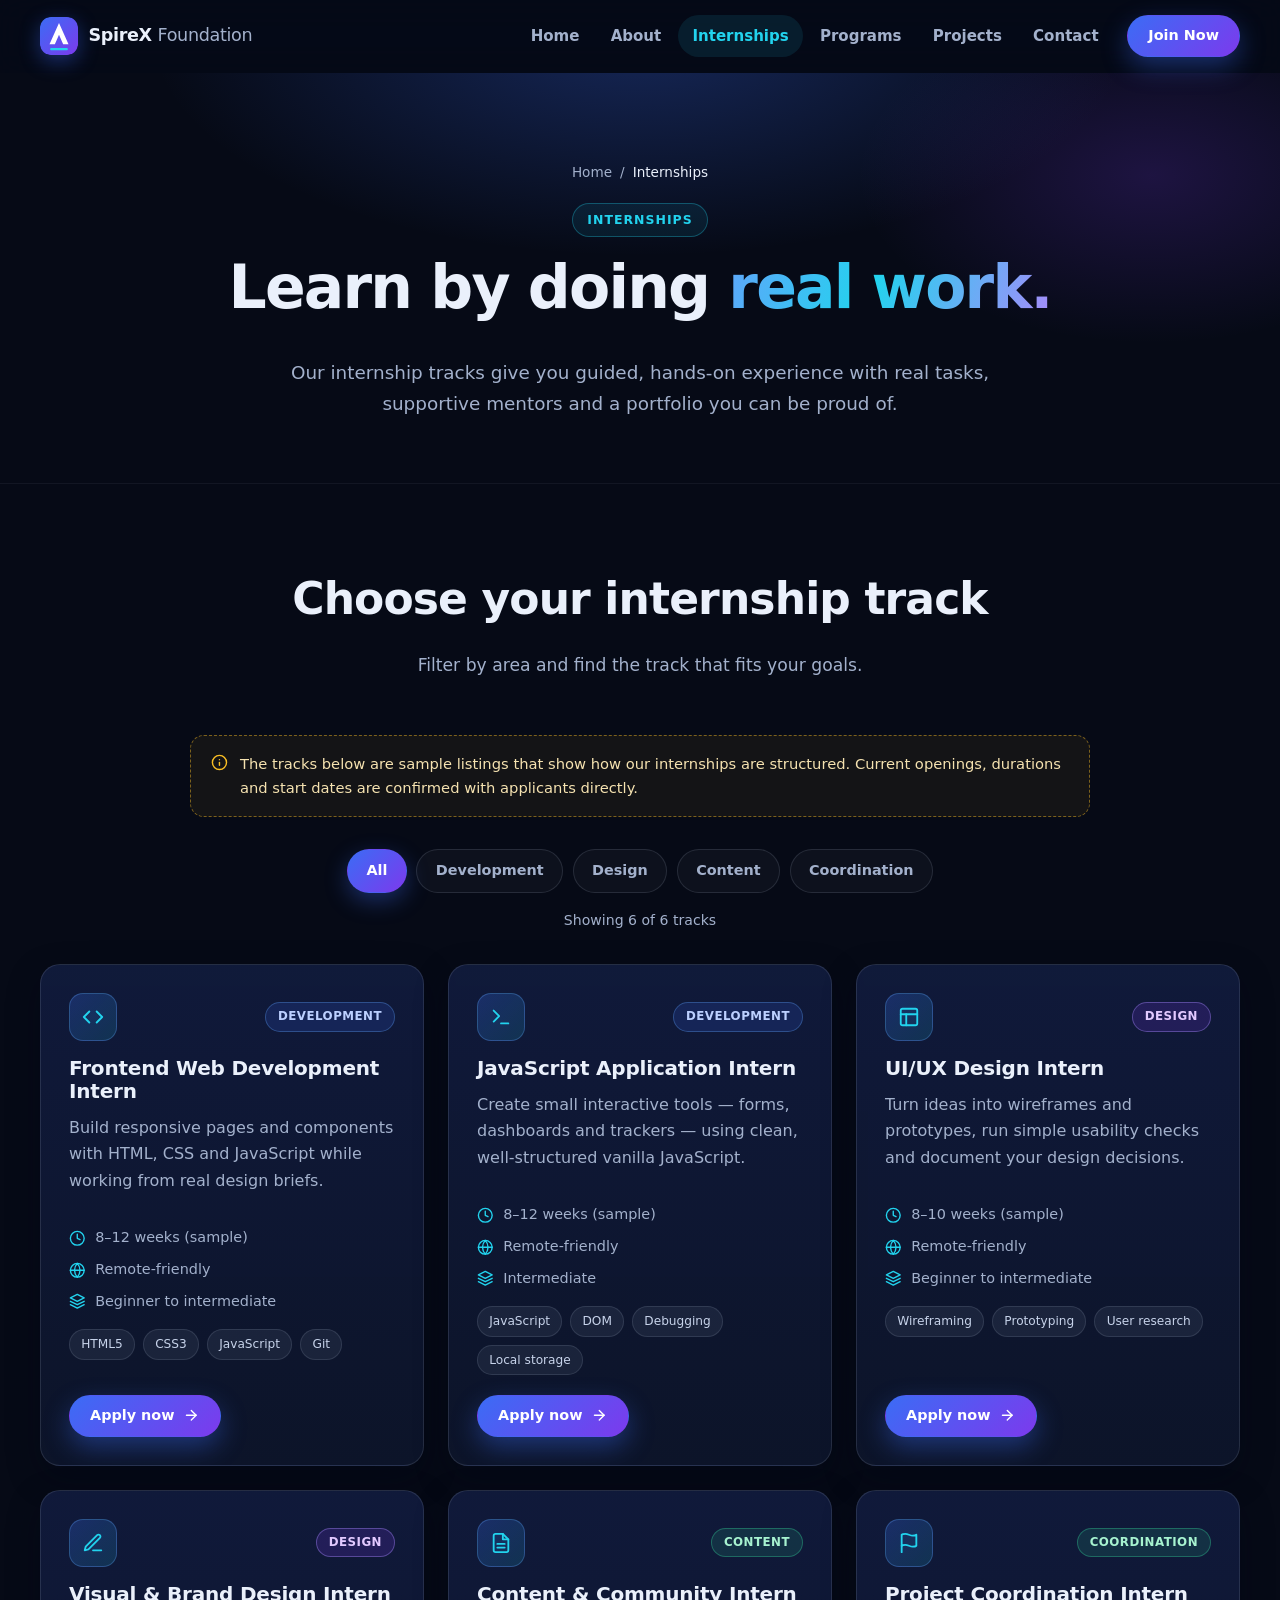
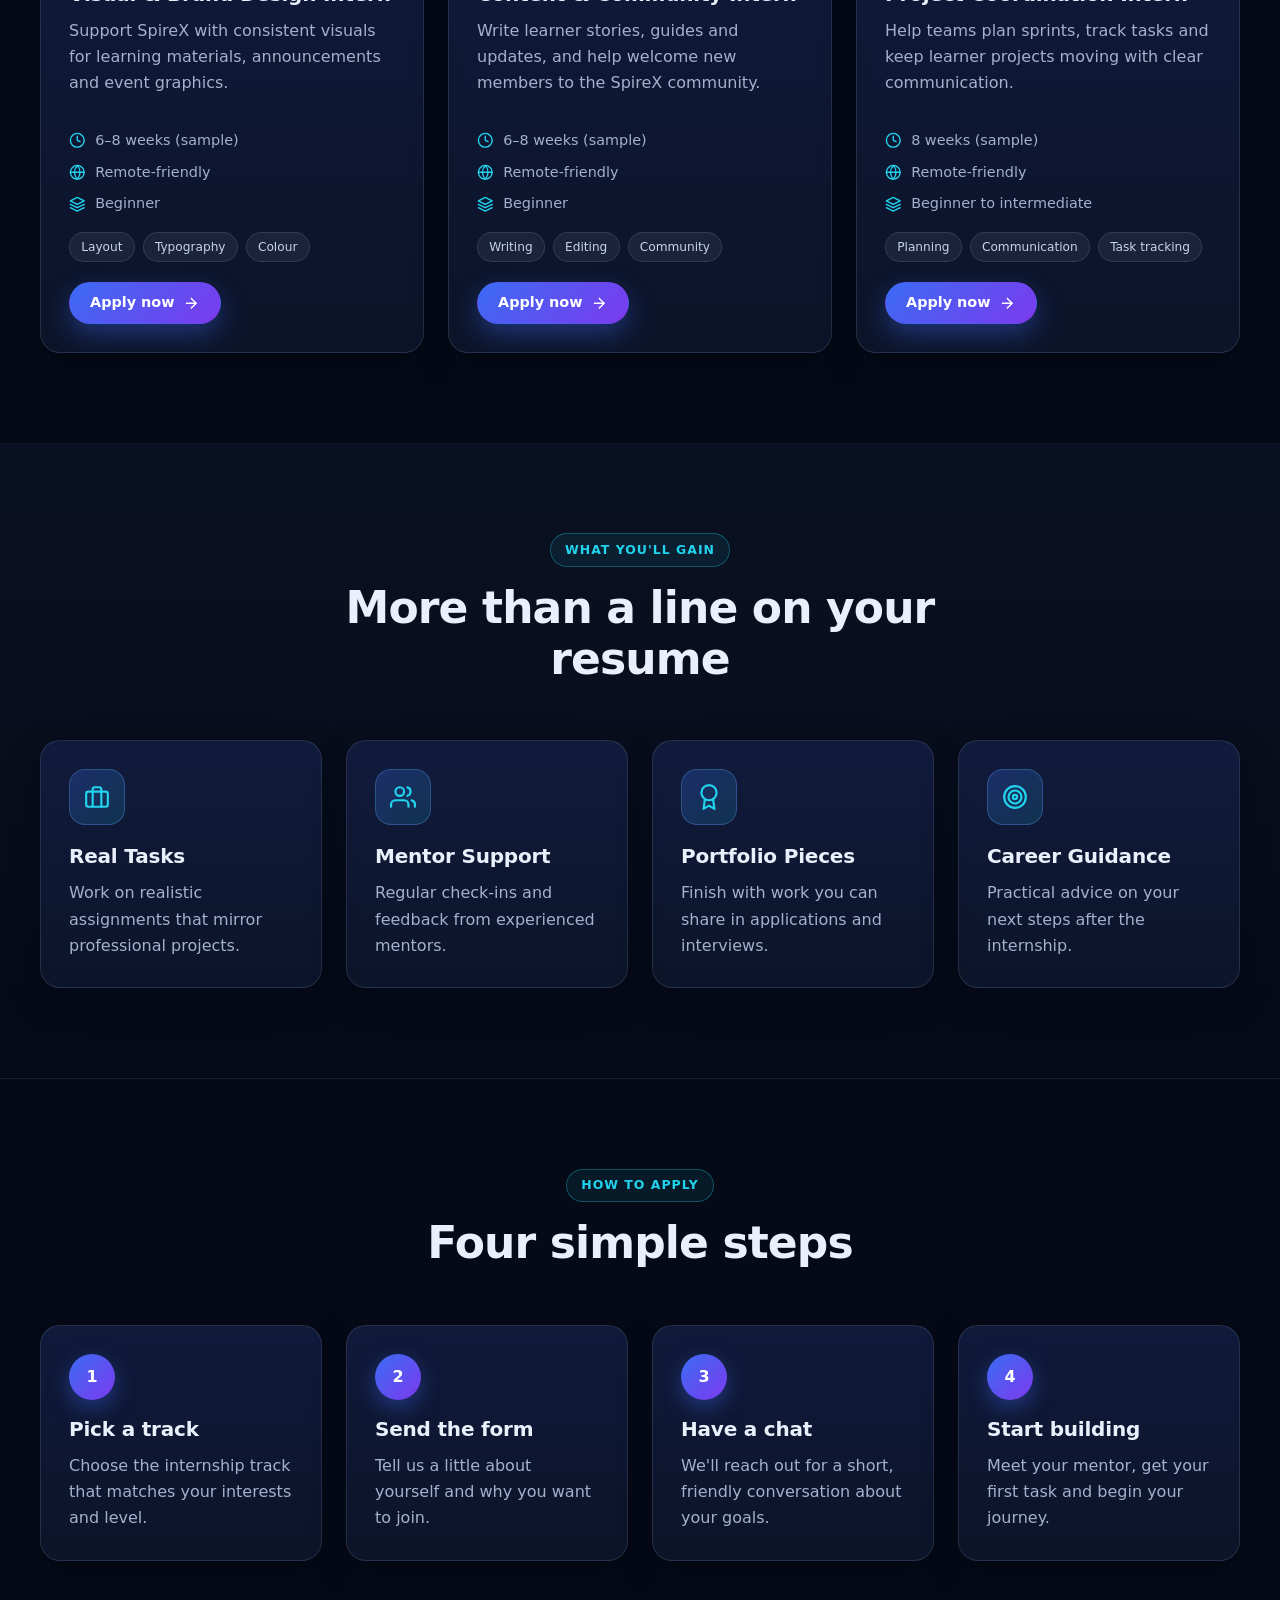
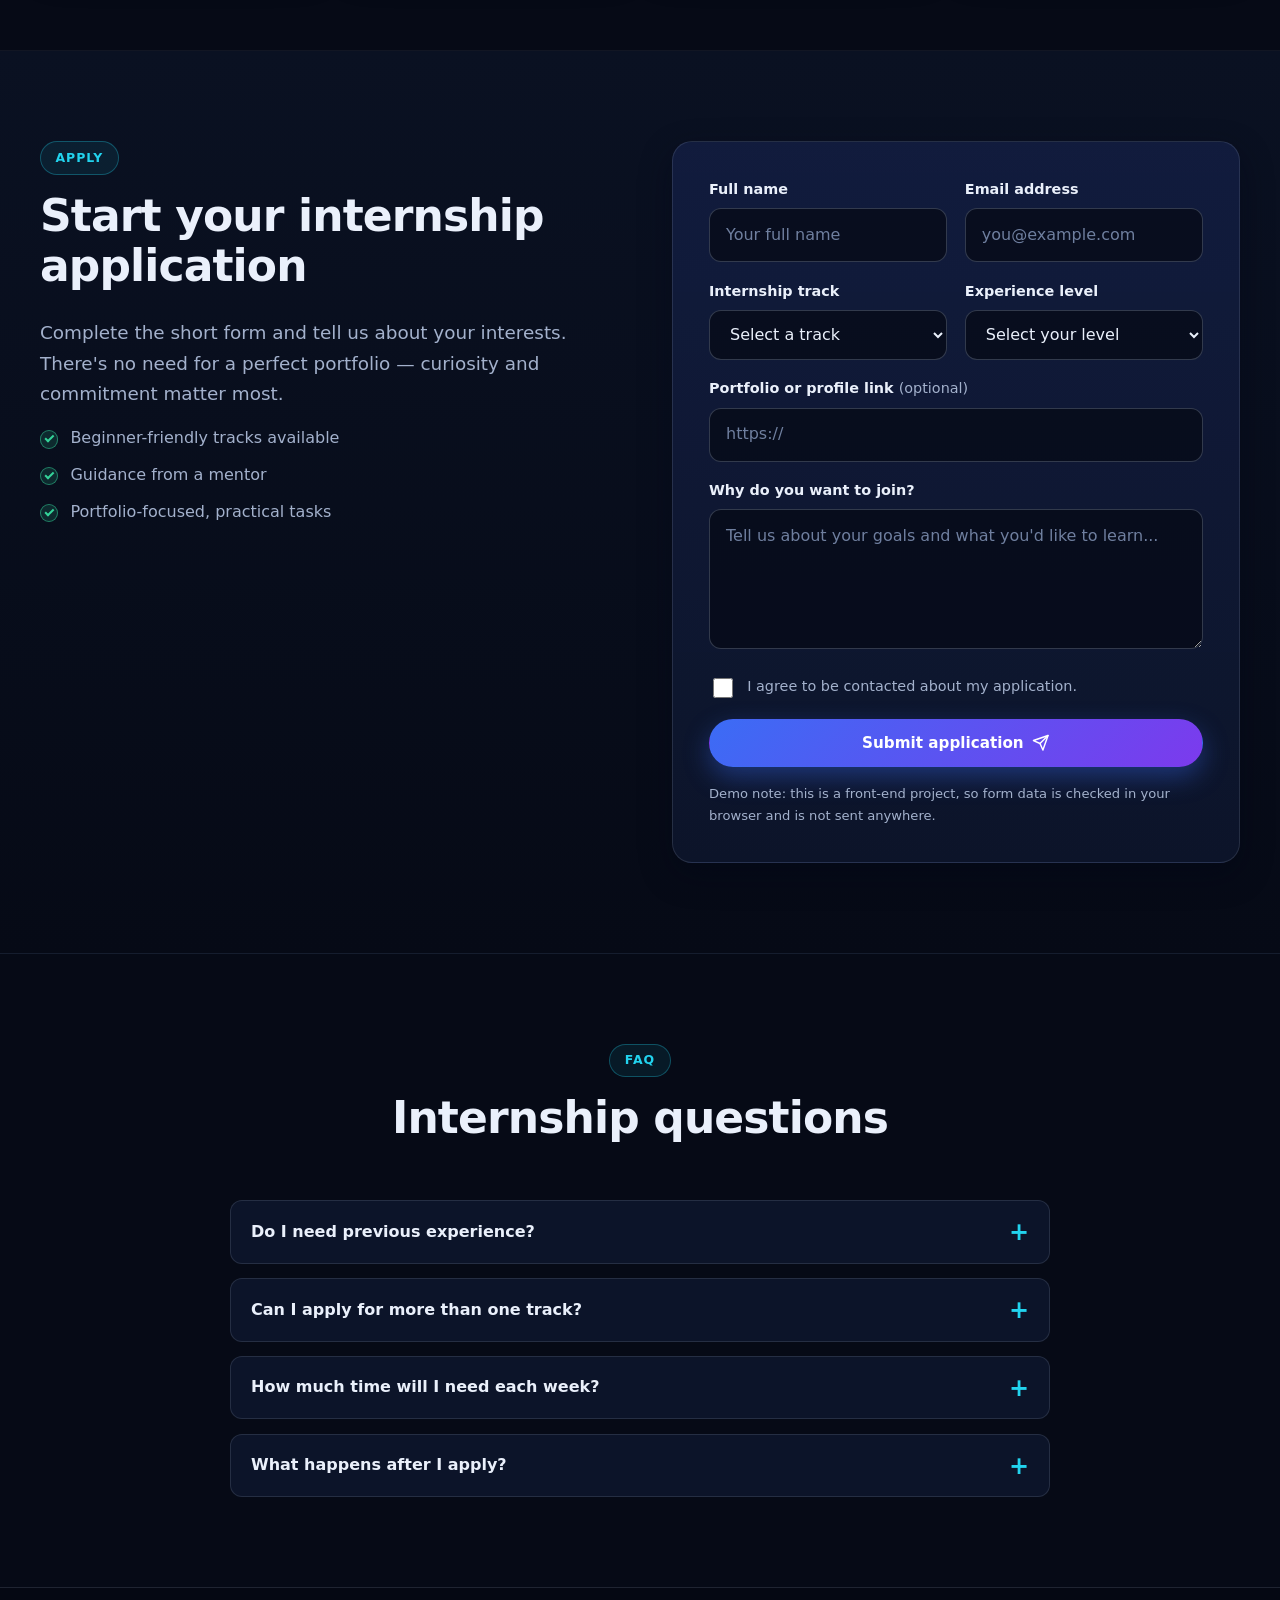
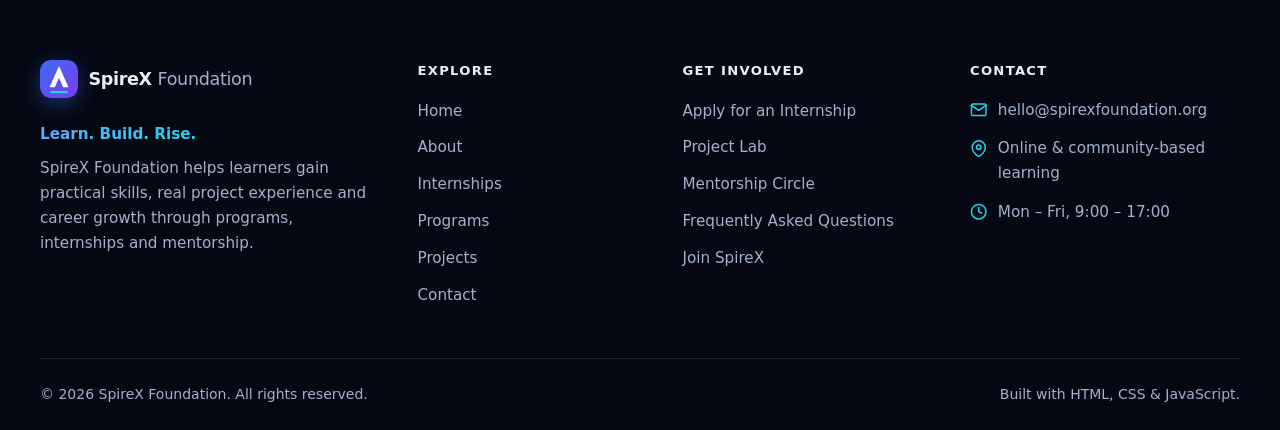
<file: internships.html>
<!DOCTYPE html>
<html lang="en">

<head>
  <meta charset="UTF-8">
  <meta name="viewport" content="width=device-width, initial-scale=1">
  <title>Internships | SpireX Foundation</title>
  <meta name="description"
    content="Explore SpireX Foundation internship tracks in development, design, content and coordination, and apply through our simple form.">
  <meta name="theme-color" content="#060a16">
  <link rel="icon" type="image/svg+xml" href="images/logo.svg">
  <link rel="stylesheet" href="style.css">
  <script src="script.js" defer></script>
</head>

<body>
  <a class="skip-link" href="#main">Skip to main content</a>

  <!-- ===== Shared header ===== -->
  <header class="site-header" id="siteHeader">
    <div class="container nav">
      <a class="brand" href="index.html" aria-label="SpireX Foundation - Home">
        <img class="brand-mark" src="images/logo.svg" alt="" width="38" height="38">
        <span class="brand-name">SpireX <span>Foundation</span></span>
      </a>
      <button class="nav-toggle" id="navToggle" type="button" aria-label="Toggle navigation menu" aria-expanded="false"
        aria-controls="navMenu">
        <span class="bar"></span><span class="bar"></span><span class="bar"></span>
      </button>
      <ul class="nav-menu" id="navMenu">
        <li><a class="nav-link" href="index.html">Home</a></li>
        <li><a class="nav-link" href="about.html">About</a></li>
        <li><a class="nav-link" href="internships.html" aria-current="page">Internships</a></li>
        <li><a class="nav-link" href="programs.html">Programs</a></li>
        <li><a class="nav-link" href="projects.html">Projects</a></li>
        <li><a class="nav-link" href="contact.html">Contact</a></li>
        <li class="nav-cta"><a class="btn btn-primary btn-sm" href="contact.html#join">Join Now</a></li>
      </ul>
    </div>
  </header>

  <main id="main">
    <section class="page-hero">
      <div class="container">
        <nav class="breadcrumb" aria-label="Breadcrumb"><a href="index.html">Home</a><span
            aria-hidden="true">/</span><span aria-current="page">Internships</span></nav>
        <span class="eyebrow">Internships</span>
        <h1>Learn by doing <span class="grad-text">real work.</span></h1>
        <p class="lead">Our internship tracks give you guided, hands-on experience with real tasks, supportive mentors
          and a portfolio you can be proud of.</p>
      </div>
    </section>

    <!-- Tracks -->
    <section class="section" aria-labelledby="tracks-title">
      <div class="container">
        <div class="section-head reveal">
          <h2 id="tracks-title">Choose your internship track</h2>
          <p>Filter by area and find the track that fits your goals.</p>
        </div>

        <div class="notice reveal">
          <span class="ico" data-icon="info"></span>
          <p>The tracks below are sample listings that show how our internships are structured. Current openings,
            durations and start dates are confirmed with applicants directly.</p>
        </div>

        <div class="filter-bar" role="group" aria-label="Filter internship tracks" data-filter-bar="internshipGrid"
          data-status="internshipStatus">
          <button class="filter-btn" type="button" data-filter="all" aria-pressed="true">All</button>
          <button class="filter-btn" type="button" data-filter="dev" aria-pressed="false">Development</button>
          <button class="filter-btn" type="button" data-filter="design" aria-pressed="false">Design</button>
          <button class="filter-btn" type="button" data-filter="content" aria-pressed="false">Content</button>
          <button class="filter-btn" type="button" data-filter="ops" aria-pressed="false">Coordination</button>
        </div>
        <p class="filter-status" id="internshipStatus" data-noun="tracks" aria-live="polite">Showing 6 of 6 tracks</p>

        <div class="grid grid-3" id="internshipGrid">
          <article class="card item-card reveal" data-category="dev">
            <div class="item-head">
              <div class="icon-box"><span class="ico" data-icon="code"></span></div><span
                class="pill">Development</span>
            </div>
            <h3>Frontend Web Development Intern</h3>
            <p>Build responsive pages and components with HTML, CSS and JavaScript while working from real design
              briefs.</p>
            <ul class="meta">
              <li><span class="ico" data-icon="clock"></span>8&ndash;12 weeks (sample)</li>
              <li><span class="ico" data-icon="globe"></span>Remote-friendly</li>
              <li><span class="ico" data-icon="layers"></span>Beginner to intermediate</li>
            </ul>
            <div class="tags"><span class="tag">HTML5</span><span class="tag">CSS3</span><span
                class="tag">JavaScript</span><span class="tag">Git</span></div>
            <div class="card-foot"><a class="btn btn-primary btn-sm" href="#apply" data-track="frontend">Apply now <span
                  class="ico" data-icon="arrow-right"></span></a></div>
          </article>

          <article class="card item-card reveal" data-category="dev">
            <div class="item-head">
              <div class="icon-box"><span class="ico" data-icon="terminal"></span></div><span
                class="pill">Development</span>
            </div>
            <h3>JavaScript Application Intern</h3>
            <p>Create small interactive tools &mdash; forms, dashboards and trackers &mdash; using clean,
              well-structured vanilla JavaScript.</p>
            <ul class="meta">
              <li><span class="ico" data-icon="clock"></span>8&ndash;12 weeks (sample)</li>
              <li><span class="ico" data-icon="globe"></span>Remote-friendly</li>
              <li><span class="ico" data-icon="layers"></span>Intermediate</li>
            </ul>
            <div class="tags"><span class="tag">JavaScript</span><span class="tag">DOM</span><span
                class="tag">Debugging</span><span class="tag">Local storage</span></div>
            <div class="card-foot"><a class="btn btn-primary btn-sm" href="#apply" data-track="javascript">Apply now
                <span class="ico" data-icon="arrow-right"></span></a></div>
          </article>

          <article class="card item-card reveal" data-category="design">
            <div class="item-head">
              <div class="icon-box"><span class="ico" data-icon="layout"></span></div><span
                class="pill design">Design</span>
            </div>
            <h3>UI/UX Design Intern</h3>
            <p>Turn ideas into wireframes and prototypes, run simple usability checks and document your design
              decisions.</p>
            <ul class="meta">
              <li><span class="ico" data-icon="clock"></span>8&ndash;10 weeks (sample)</li>
              <li><span class="ico" data-icon="globe"></span>Remote-friendly</li>
              <li><span class="ico" data-icon="layers"></span>Beginner to intermediate</li>
            </ul>
            <div class="tags"><span class="tag">Wireframing</span><span class="tag">Prototyping</span><span
                class="tag">User research</span></div>
            <div class="card-foot"><a class="btn btn-primary btn-sm" href="#apply" data-track="uiux">Apply now <span
                  class="ico" data-icon="arrow-right"></span></a></div>
          </article>

          <article class="card item-card reveal" data-category="design">
            <div class="item-head">
              <div class="icon-box"><span class="ico" data-icon="pen"></span></div><span
                class="pill design">Design</span>
            </div>
            <h3>Visual &amp; Brand Design Intern</h3>
            <p>Support SpireX with consistent visuals for learning materials, announcements and event graphics.</p>
            <ul class="meta">
              <li><span class="ico" data-icon="clock"></span>6&ndash;8 weeks (sample)</li>
              <li><span class="ico" data-icon="globe"></span>Remote-friendly</li>
              <li><span class="ico" data-icon="layers"></span>Beginner</li>
            </ul>
            <div class="tags"><span class="tag">Layout</span><span class="tag">Typography</span><span
                class="tag">Colour</span></div>
            <div class="card-foot"><a class="btn btn-primary btn-sm" href="#apply" data-track="visual">Apply now <span
                  class="ico" data-icon="arrow-right"></span></a></div>
          </article>

          <article class="card item-card reveal" data-category="content">
            <div class="item-head">
              <div class="icon-box"><span class="ico" data-icon="file-text"></span></div><span
                class="pill content">Content</span>
            </div>
            <h3>Content &amp; Community Intern</h3>
            <p>Write learner stories, guides and updates, and help welcome new members to the SpireX community.</p>
            <ul class="meta">
              <li><span class="ico" data-icon="clock"></span>6&ndash;8 weeks (sample)</li>
              <li><span class="ico" data-icon="globe"></span>Remote-friendly</li>
              <li><span class="ico" data-icon="layers"></span>Beginner</li>
            </ul>
            <div class="tags"><span class="tag">Writing</span><span class="tag">Editing</span><span
                class="tag">Community</span></div>
            <div class="card-foot"><a class="btn btn-primary btn-sm" href="#apply" data-track="content">Apply now <span
                  class="ico" data-icon="arrow-right"></span></a></div>
          </article>

          <article class="card item-card reveal" data-category="ops">
            <div class="item-head">
              <div class="icon-box"><span class="ico" data-icon="flag"></span></div><span
                class="pill ops">Coordination</span>
            </div>
            <h3>Project Coordination Intern</h3>
            <p>Help teams plan sprints, track tasks and keep learner projects moving with clear communication.</p>
            <ul class="meta">
              <li><span class="ico" data-icon="clock"></span>8 weeks (sample)</li>
              <li><span class="ico" data-icon="globe"></span>Remote-friendly</li>
              <li><span class="ico" data-icon="layers"></span>Beginner to intermediate</li>
            </ul>
            <div class="tags"><span class="tag">Planning</span><span class="tag">Communication</span><span
                class="tag">Task tracking</span></div>
            <div class="card-foot"><a class="btn btn-primary btn-sm" href="#apply" data-track="coordination">Apply now
                <span class="ico" data-icon="arrow-right"></span></a></div>
          </article>
        </div>
      </div>
    </section>

    <!-- What you'll gain -->
    <section class="section section-alt" aria-labelledby="gain-title">
      <div class="container">
        <div class="section-head reveal">
          <span class="eyebrow">What you'll gain</span>
          <h2 id="gain-title">More than a line on your resume</h2>
        </div>
        <div class="grid grid-4">
          <article class="card reveal">
            <div class="icon-box"><span class="ico" data-icon="briefcase"></span></div>
            <h3>Real Tasks</h3>
            <p>Work on realistic assignments that mirror professional projects.</p>
          </article>
          <article class="card reveal">
            <div class="icon-box"><span class="ico" data-icon="users"></span></div>
            <h3>Mentor Support</h3>
            <p>Regular check-ins and feedback from experienced mentors.</p>
          </article>
          <article class="card reveal">
            <div class="icon-box"><span class="ico" data-icon="award"></span></div>
            <h3>Portfolio Pieces</h3>
            <p>Finish with work you can share in applications and interviews.</p>
          </article>
          <article class="card reveal">
            <div class="icon-box"><span class="ico" data-icon="target"></span></div>
            <h3>Career Guidance</h3>
            <p>Practical advice on your next steps after the internship.</p>
          </article>
        </div>
      </div>
    </section>

    <!-- How to apply -->
    <section class="section" aria-labelledby="steps-title">
      <div class="container">
        <div class="section-head reveal">
          <span class="eyebrow">How to apply</span>
          <h2 id="steps-title">Four simple steps</h2>
        </div>
        <div class="grid grid-4">
          <article class="card reveal">
            <div class="step-num">1</div>
            <h3>Pick a track</h3>
            <p>Choose the internship track that matches your interests and level.</p>
          </article>
          <article class="card reveal">
            <div class="step-num">2</div>
            <h3>Send the form</h3>
            <p>Tell us a little about yourself and why you want to join.</p>
          </article>
          <article class="card reveal">
            <div class="step-num">3</div>
            <h3>Have a chat</h3>
            <p>We'll reach out for a short, friendly conversation about your goals.</p>
          </article>
          <article class="card reveal">
            <div class="step-num">4</div>
            <h3>Start building</h3>
            <p>Meet your mentor, get your first task and begin your journey.</p>
          </article>
        </div>
      </div>
    </section>

    <!-- Application form -->
    <section class="section section-alt" id="apply" aria-labelledby="apply-title">
      <div class="container split top">
        <div class="reveal">
          <span class="eyebrow">Apply</span>
          <h2 id="apply-title">Start your internship application</h2>
          <p class="lead">Complete the short form and tell us about your interests. There's no need for a perfect
            portfolio &mdash; curiosity and commitment matter most.</p>
          <ul class="checklist">
            <li>Beginner-friendly tracks available</li>
            <li>Guidance from a mentor</li>
            <li>Portfolio-focused, practical tasks</li>
          </ul>
        </div>
        <div class="reveal">
          <div class="card card-static form-card">
            <form data-validate data-success="Thank you, {name}! Your application form is complete.">
              <div class="form-grid two">
                <div class="field">
                  <label for="name">Full name</label>
                  <input id="name" name="name" type="text" autocomplete="name" placeholder="Your full name" required
                    minlength="2" data-error="Please enter your full name.">
                  <p class="error-msg" role="alert"></p>
                </div>
                <div class="field">
                  <label for="email">Email address</label>
                  <input id="email" name="email" type="email" autocomplete="email" placeholder="you@example.com"
                    required data-error="Please enter your email address.">
                  <p class="error-msg" role="alert"></p>
                </div>
                <div class="field">
                  <label for="track">Internship track</label>
                  <select id="track" name="track" required data-error="Please choose an internship track.">
                    <option value="">Select a track</option>
                    <option value="frontend">Frontend Web Development</option>
                    <option value="javascript">JavaScript Application</option>
                    <option value="uiux">UI/UX Design</option>
                    <option value="visual">Visual &amp; Brand Design</option>
                    <option value="content">Content &amp; Community</option>
                    <option value="coordination">Project Coordination</option>
                  </select>
                  <p class="error-msg" role="alert"></p>
                </div>
                <div class="field">
                  <label for="level">Experience level</label>
                  <select id="level" name="level" required data-error="Please choose your experience level.">
                    <option value="">Select your level</option>
                    <option value="beginner">Beginner</option>
                    <option value="intermediate">Intermediate</option>
                    <option value="advanced">Advanced</option>
                  </select>
                  <p class="error-msg" role="alert"></p>
                </div>
                <div class="field full">
                  <label for="portfolio">Portfolio or profile link <span class="opt">(optional)</span></label>
                  <input id="portfolio" name="portfolio" type="url" placeholder="https://">
                  <p class="error-msg" role="alert"></p>
                </div>
                <div class="field full">
                  <label for="motivation">Why do you want to join?</label>
                  <textarea id="motivation" name="motivation"
                    placeholder="Tell us about your goals and what you'd like to learn..." required minlength="20"
                    data-error="Please tell us a little about your goals."></textarea>
                  <p class="error-msg" role="alert"></p>
                </div>
                <div class="field full">
                  <div class="check-field">
                    <input id="consent" name="consent" type="checkbox" required
                      data-error="Please confirm so we can contact you.">
                    <label for="consent">I agree to be contacted about my application.</label>
                  </div>
                  <p class="error-msg" role="alert"></p>
                </div>
                <div class="full">
                  <button class="btn btn-primary btn-block" type="submit">Submit application <span class="ico"
                      data-icon="send"></span></button>
                </div>
              </div>
              <p class="form-note">Demo note: this is a front-end project, so form data is checked in your browser and
                is not sent anywhere.</p>
            </form>
            <div class="form-success" role="status">
              <span class="ico" data-icon="check-circle"></span>
              <p data-success-text></p>
            </div>
          </div>
        </div>
      </div>
    </section>

    <!-- FAQ -->
    <section class="section" aria-labelledby="faq-title">
      <div class="container">
        <div class="section-head reveal">
          <span class="eyebrow">FAQ</span>
          <h2 id="faq-title">Internship questions</h2>
        </div>
        <div class="faq reveal">
          <details>
            <summary>Do I need previous experience?</summary>
            <p>Not for every track. Several tracks are beginner-friendly. Choose the level that fits you and your mentor
              will help you grow from there.</p>
          </details>
          <details>
            <summary>Can I apply for more than one track?</summary>
            <p>Yes. Submit a separate application for each track you're interested in and mention your preferred one in
              your message.</p>
          </details>
          <details>
            <summary>How much time will I need each week?</summary>
            <p>Time commitments are agreed with each intern when they join, so the schedule can fit alongside studies or
              work.</p>
          </details>
          <details>
            <summary>What happens after I apply?</summary>
            <p>We review your details and get in touch to arrange a short conversation about your goals and the best
              track for you.</p>
          </details>
        </div>
      </div>
    </section>
  </main>

  <!-- ===== Shared footer ===== -->
  <footer class="site-footer">
    <div class="container">
      <div class="footer-grid">
        <div class="footer-brand">
          <a class="brand" href="index.html" aria-label="SpireX Foundation - Home">
            <img class="brand-mark" src="images/logo.svg" alt="" width="38" height="38">
            <span class="brand-name">SpireX <span>Foundation</span></span>
          </a>
          <p class="footer-tagline grad-text">Learn. Build. Rise.</p>
          <p>SpireX Foundation helps learners gain practical skills, real project experience and career growth through
            programs, internships and mentorship.</p>
        </div>
        <nav aria-label="Footer navigation">
          <p class="footer-title">Explore</p>
          <ul class="footer-links">
            <li><a href="index.html">Home</a></li>
            <li><a href="about.html">About</a></li>
            <li><a href="internships.html">Internships</a></li>
            <li><a href="programs.html">Programs</a></li>
            <li><a href="projects.html">Projects</a></li>
            <li><a href="contact.html">Contact</a></li>
          </ul>
        </nav>
        <nav aria-label="Get involved">
          <p class="footer-title">Get Involved</p>
          <ul class="footer-links">
            <li><a href="internships.html#apply">Apply for an Internship</a></li>
            <li><a href="programs.html#project-lab">Project Lab</a></li>
            <li><a href="programs.html#mentorship">Mentorship Circle</a></li>
            <li><a href="contact.html#faq">Frequently Asked Questions</a></li>
            <li><a href="contact.html#join">Join SpireX</a></li>
          </ul>
        </nav>
        <div>
          <p class="footer-title">Contact</p>
          <ul class="footer-contact">
            <li><span class="ico" data-icon="mail"></span><span>hello@spirexfoundation.org</span></li>
            <li><span class="ico" data-icon="map-pin"></span><span>Online &amp; community-based learning</span></li>
            <li><span class="ico" data-icon="clock"></span><span>Mon &ndash; Fri, 9:00 &ndash; 17:00</span></li>
          </ul>
        </div>
      </div>
      <div class="footer-bottom">
        <p>&copy; <span data-year>2026</span> SpireX Foundation. All rights reserved.</p>
        <p>Built with HTML, CSS &amp; JavaScript.</p>
      </div>
    </div>
  </footer>
</body>

</html>
</file>
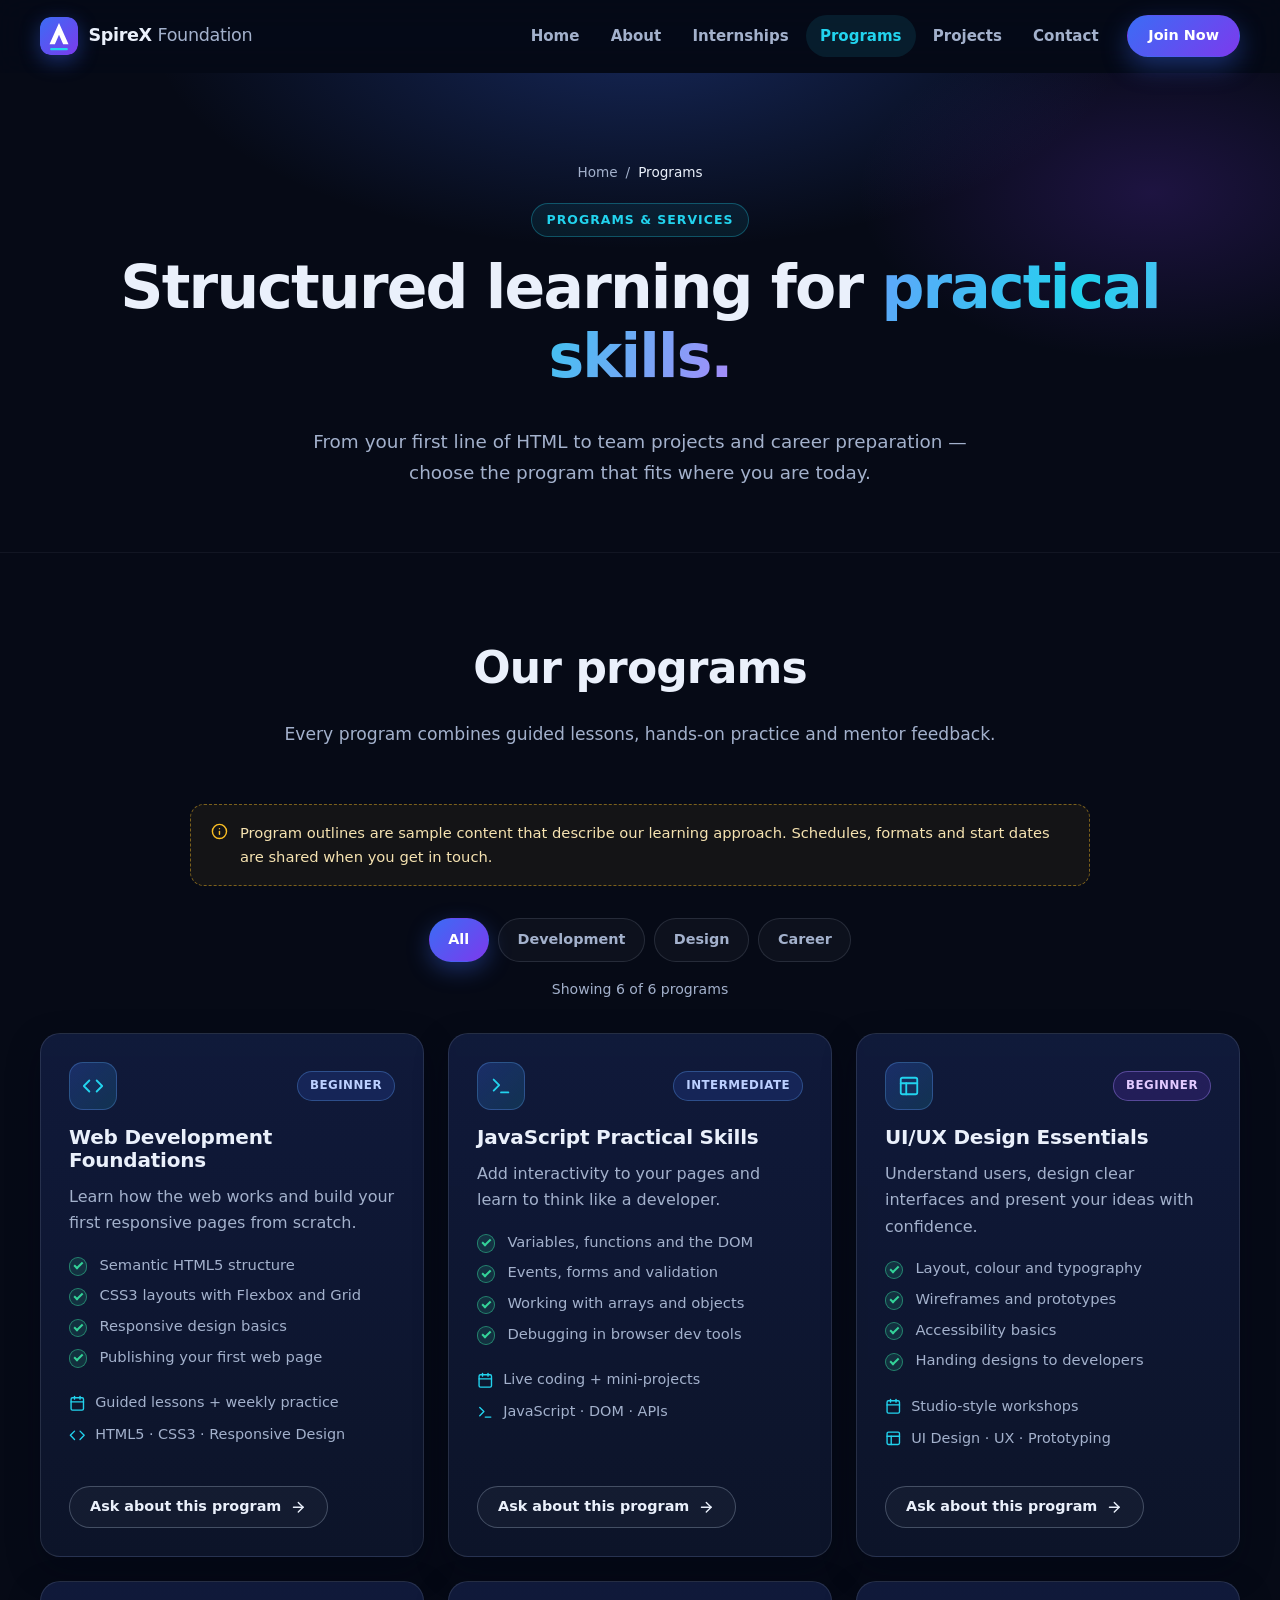
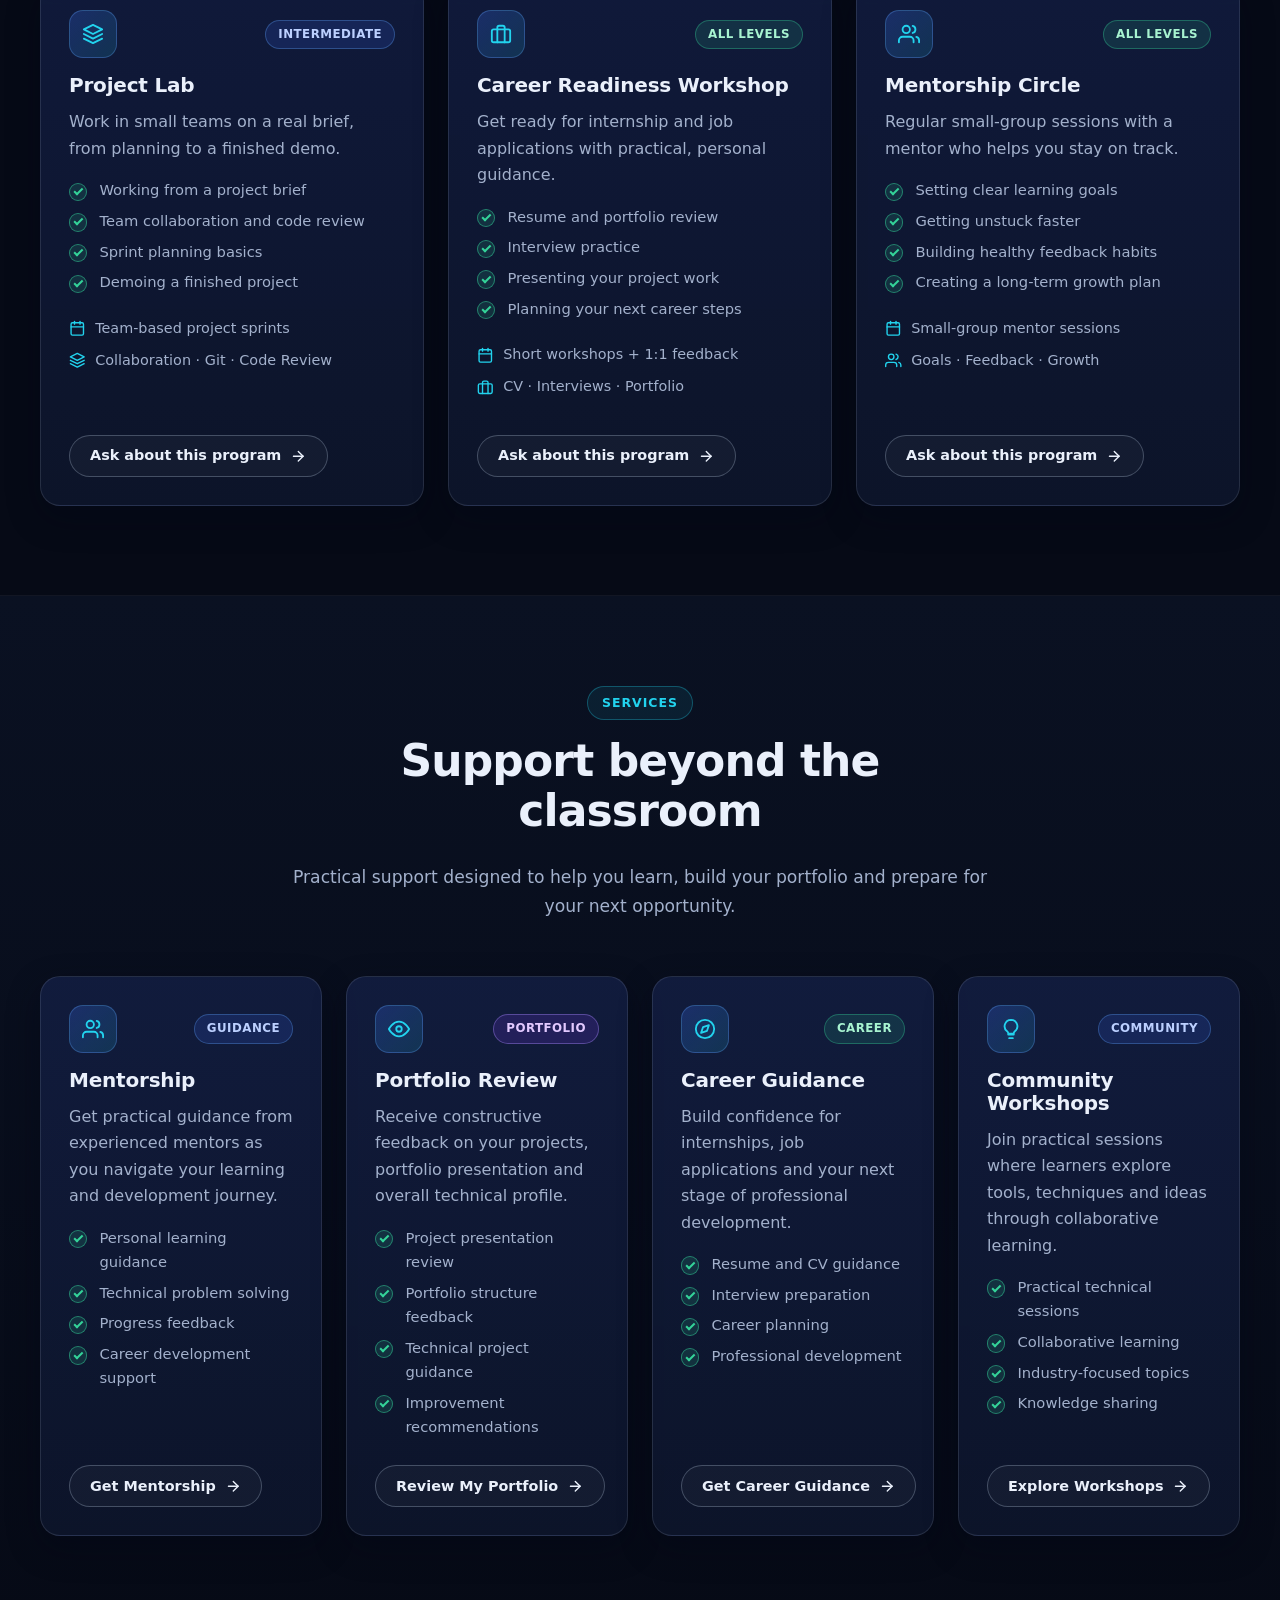
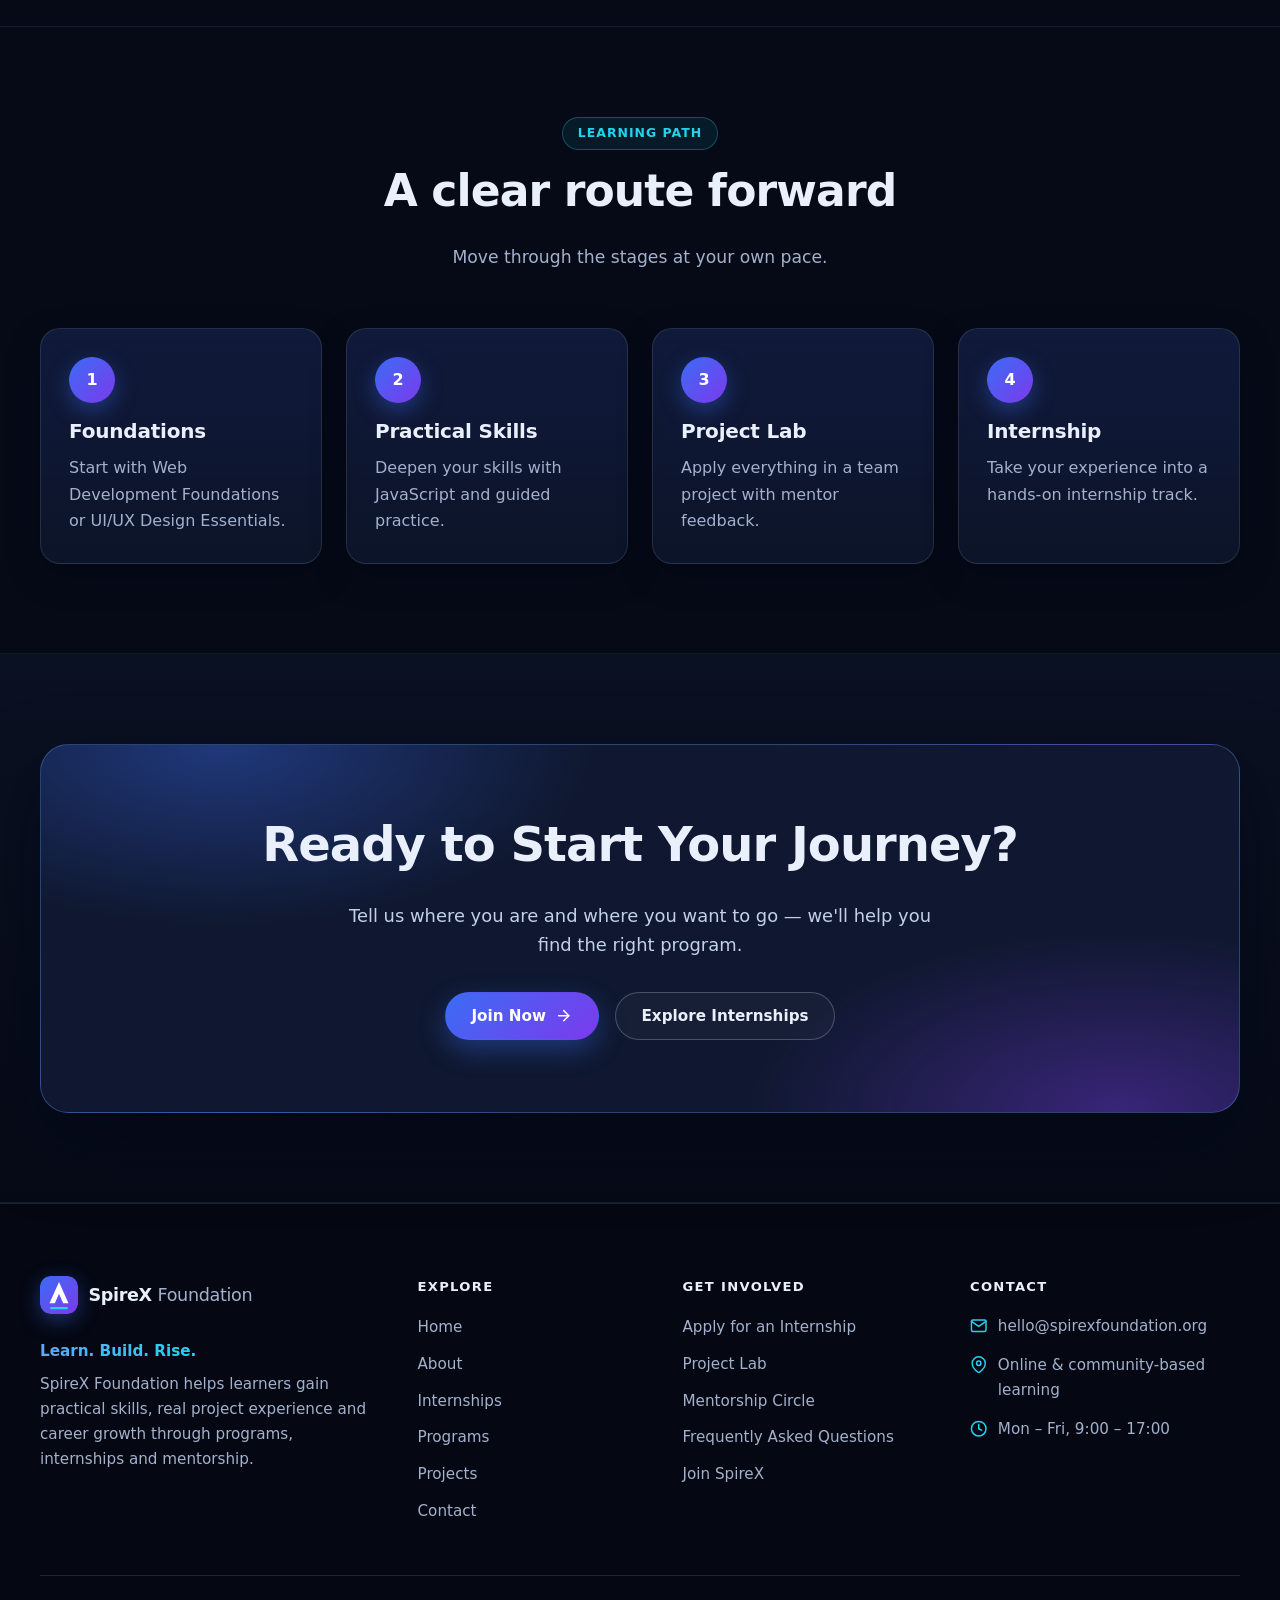
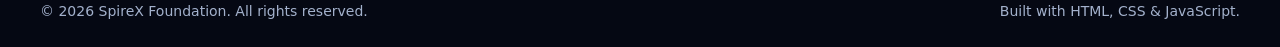
<file: programs.html>
<!DOCTYPE html>
<html lang="en">

<head>
  <meta charset="UTF-8">
  <meta name="viewport" content="width=device-width, initial-scale=1">
  <title>Programs &amp; Services | SpireX Foundation</title>
  <meta name="description"
    content="Explore SpireX Foundation programs in web development, JavaScript, UI/UX design, career readiness, project labs and mentorship.">
  <meta name="theme-color" content="#060a16">
  <link rel="icon" type="image/svg+xml" href="images/logo.svg">
  <link rel="stylesheet" href="style.css">
  <script src="script.js" defer></script>
</head>

<body>
  <a class="skip-link" href="#main">Skip to main content</a>

  <!-- ===== Shared header ===== -->
  <header class="site-header" id="siteHeader">
    <div class="container nav">
      <a class="brand" href="index.html" aria-label="SpireX Foundation - Home">
        <img class="brand-mark" src="images/logo.svg" alt="" width="38" height="38">
        <span class="brand-name">SpireX <span>Foundation</span></span>
      </a>
      <button class="nav-toggle" id="navToggle" type="button" aria-label="Toggle navigation menu" aria-expanded="false"
        aria-controls="navMenu">
        <span class="bar"></span><span class="bar"></span><span class="bar"></span>
      </button>
      <ul class="nav-menu" id="navMenu">
        <li><a class="nav-link" href="index.html">Home</a></li>
        <li><a class="nav-link" href="about.html">About</a></li>
        <li><a class="nav-link" href="internships.html">Internships</a></li>
        <li><a class="nav-link" href="programs.html" aria-current="page">Programs</a></li>
        <li><a class="nav-link" href="projects.html">Projects</a></li>
        <li><a class="nav-link" href="contact.html">Contact</a></li>
        <li class="nav-cta"><a class="btn btn-primary btn-sm" href="contact.html#join">Join Now</a></li>
      </ul>
    </div>
  </header>

  <main id="main">
    <section class="page-hero">
      <div class="container">
        <nav class="breadcrumb" aria-label="Breadcrumb"><a href="index.html">Home</a><span
            aria-hidden="true">/</span><span aria-current="page">Programs</span></nav>
        <span class="eyebrow">Programs &amp; Services</span>
        <h1>Structured learning for <span class="grad-text">practical skills.</span></h1>
        <p class="lead">From your first line of HTML to team projects and career preparation &mdash; choose the program
          that fits where you are today.</p>
      </div>
    </section>

    <!-- Programs -->
    <section class="section" aria-labelledby="programs-title">
      <div class="container">
        <div class="section-head reveal">
          <h2 id="programs-title">Our programs</h2>
          <p>Every program combines guided lessons, hands-on practice and mentor feedback.</p>
        </div>

        <div class="notice reveal">
          <span class="ico" data-icon="info"></span>
          <p>Program outlines are sample content that describe our learning approach. Schedules, formats and start dates
            are shared when you get in touch.</p>
        </div>

        <div class="filter-bar" role="group" aria-label="Filter programs" data-filter-bar="programGrid"
          data-status="programStatus">
          <button class="filter-btn" type="button" data-filter="all" aria-pressed="true">All</button>
          <button class="filter-btn" type="button" data-filter="dev" aria-pressed="false">Development</button>
          <button class="filter-btn" type="button" data-filter="design" aria-pressed="false">Design</button>
          <button class="filter-btn" type="button" data-filter="career" aria-pressed="false">Career</button>
        </div>
        <p class="filter-status" id="programStatus" data-noun="programs" aria-live="polite">Showing 6 of 6 programs</p>

        <div class="grid grid-3" id="programGrid">
          <article class="card item-card reveal" id="web-foundations" data-category="dev">
            <div class="item-head">
              <div class="icon-box"><span class="ico" data-icon="code"></span></div><span class="pill">Beginner</span>
            </div>
            <h3>Web Development Foundations</h3>
            <p>Learn how the web works and build your first responsive pages from scratch.</p>
            <ul class="checklist tight">
              <li>Semantic HTML5 structure</li>
              <li>CSS3 layouts with Flexbox and Grid</li>
              <li>Responsive design basics</li>
              <li>Publishing your first web page</li>
            </ul>
            <ul class="meta">
              <li>
                <span class="ico" data-icon="calendar"></span>
                Guided lessons + weekly practice
              </li>
              <li>
                <span class="ico" data-icon="code"></span>
                HTML5 · CSS3 · Responsive Design
              </li>
            </ul>
            <div class="card-foot"><a class="btn btn-outline btn-sm" href="contact.html#join">Ask about this program
                <span class="ico" data-icon="arrow-right"></span></a></div>
          </article>

          <article class="card item-card reveal" id="js-practical" data-category="dev">
            <div class="item-head">
              <div class="icon-box"><span class="ico" data-icon="terminal"></span></div><span
                class="pill">Intermediate</span>
            </div>
            <h3>JavaScript Practical Skills</h3>
            <p>Add interactivity to your pages and learn to think like a developer.</p>
            <ul class="checklist tight">
              <li>Variables, functions and the DOM</li>
              <li>Events, forms and validation</li>
              <li>Working with arrays and objects</li>
              <li>Debugging in browser dev tools</li>
            </ul>
            <ul class="meta">
              <li>
                <span class="ico" data-icon="calendar"></span>
                Live coding + mini-projects
              </li>
              <li>
                <span class="ico" data-icon="terminal"></span>
                JavaScript · DOM · APIs
              </li>
            </ul>
            <div class="card-foot"><a class="btn btn-outline btn-sm" href="contact.html#join">Ask about this program
                <span class="ico" data-icon="arrow-right"></span></a></div>
          </article>

          <article class="card item-card reveal" id="ui-ux-essentials" data-category="design">
            <div class="item-head">
              <div class="icon-box"><span class="ico" data-icon="layout"></span></div><span
                class="pill design">Beginner</span>
            </div>
            <h3>UI/UX Design Essentials</h3>
            <p>Understand users, design clear interfaces and present your ideas with confidence.</p>
            <ul class="checklist tight">
              <li>Layout, colour and typography</li>
              <li>Wireframes and prototypes</li>
              <li>Accessibility basics</li>
              <li>Handing designs to developers</li>
            </ul>
            <ul class="meta">
              <li>
                <span class="ico" data-icon="calendar"></span>
                Studio-style workshops
              </li>
              <li>
                <span class="ico" data-icon="layout"></span>
                UI Design · UX · Prototyping
              </li>
            </ul>
            <div class="card-foot"><a class="btn btn-outline btn-sm" href="contact.html#join">Ask about this program
                <span class="ico" data-icon="arrow-right"></span></a></div>
          </article>

          <article class="card item-card reveal" id="project-lab" data-category="dev design">
            <div class="item-head">
              <div class="icon-box"><span class="ico" data-icon="layers"></span></div><span
                class="pill">Intermediate</span>
            </div>
            <h3>Project Lab</h3>
            <p>Work in small teams on a real brief, from planning to a finished demo.</p>
            <ul class="checklist tight">
              <li>Working from a project brief</li>
              <li>Team collaboration and code review</li>
              <li>Sprint planning basics</li>
              <li>Demoing a finished project</li>
            </ul>
            <ul class="meta">
              <li>
                <span class="ico" data-icon="calendar"></span>
                Team-based project sprints
              </li>
              <li>
                <span class="ico" data-icon="layers"></span>
                Collaboration · Git · Code Review
              </li>
            </ul>
            <div class="card-foot"><a class="btn btn-outline btn-sm" href="contact.html#join">Ask about this program
                <span class="ico" data-icon="arrow-right"></span></a></div>
          </article>

          <article class="card item-card reveal" id="career-readiness" data-category="career">
            <div class="item-head">
              <div class="icon-box"><span class="ico" data-icon="briefcase"></span></div><span class="pill career">All
                levels</span>
            </div>
            <h3>Career Readiness Workshop</h3>
            <p>Get ready for internship and job applications with practical, personal guidance.</p>
            <ul class="checklist tight">
              <li>Resume and portfolio review</li>
              <li>Interview practice</li>
              <li>Presenting your project work</li>
              <li>Planning your next career steps</li>
            </ul>
            <ul class="meta">
              <li>
                <span class="ico" data-icon="calendar"></span>
                Short workshops + 1:1 feedback
              </li>
              <li>
                <span class="ico" data-icon="briefcase"></span>
                CV · Interviews · Portfolio
              </li>
            </ul>
            <div class="card-foot"><a class="btn btn-outline btn-sm" href="contact.html#join">Ask about this program
                <span class="ico" data-icon="arrow-right"></span></a></div>
          </article>

          <article class="card item-card reveal" id="mentorship" data-category="career">
            <div class="item-head">
              <div class="icon-box"><span class="ico" data-icon="users"></span></div><span class="pill career">All
                levels</span>
            </div>
            <h3>Mentorship Circle</h3>
            <p>Regular small-group sessions with a mentor who helps you stay on track.</p>
            <ul class="checklist tight">
              <li>Setting clear learning goals</li>
              <li>Getting unstuck faster</li>
              <li>Building healthy feedback habits</li>
              <li>Creating a long-term growth plan</li>
            </ul>
            <ul class="meta">
              <li>
                <span class="ico" data-icon="calendar"></span>
                Small-group mentor sessions
              </li>
              <li>
                <span class="ico" data-icon="users"></span>
                Goals · Feedback · Growth
              </li>
            </ul>
            <div class="card-foot"><a class="btn btn-outline btn-sm" href="contact.html#join">Ask about this program
                <span class="ico" data-icon="arrow-right"></span></a></div>
          </article>
        </div>
      </div>
    </section>

    <!-- Services -->
    <section class="section section-alt" id="services" aria-labelledby="services-title">
      <div class="container">

        <div class="section-head reveal">
          <span class="eyebrow">Services</span>
          <h2 id="services-title">Support beyond the classroom</h2>
          <p>
            Practical support designed to help you learn, build your portfolio
            and prepare for your next opportunity.
          </p>
        </div>

        <div class="grid grid-4">

          <!-- Mentorship -->
          <article class="card item-card reveal">
            <div class="item-head">
              <div class="icon-box">
                <span class="ico" data-icon="users"></span>
              </div>
              <span class="pill">Guidance</span>
            </div>

            <h3>Mentorship</h3>

            <p>
              Get practical guidance from experienced mentors as you navigate
              your learning and development journey.
            </p>

            <ul class="checklist tight">
              <li>Personal learning guidance</li>
              <li>Technical problem solving</li>
              <li>Progress feedback</li>
              <li>Career development support</li>
            </ul>

            <div class="card-foot">
              <a class="btn btn-outline btn-sm" href="contact.html#join">
                Get Mentorship
                <span class="ico" data-icon="arrow-right"></span>
              </a>
            </div>
          </article>

          <!-- Portfolio Review -->
          <article class="card item-card reveal">
            <div class="item-head">
              <div class="icon-box">
                <span class="ico" data-icon="eye"></span>
              </div>
              <span class="pill design">Portfolio</span>
            </div>

            <h3>Portfolio Review</h3>

            <p>
              Receive constructive feedback on your projects, portfolio
              presentation and overall technical profile.
            </p>

            <ul class="checklist tight">
              <li>Project presentation review</li>
              <li>Portfolio structure feedback</li>
              <li>Technical project guidance</li>
              <li>Improvement recommendations</li>
            </ul>

            <div class="card-foot">
              <a class="btn btn-outline btn-sm" href="contact.html#join">
                Review My Portfolio
                <span class="ico" data-icon="arrow-right"></span>
              </a>
            </div>
          </article>

          <!-- Career Guidance -->
          <article class="card item-card reveal">
            <div class="item-head">
              <div class="icon-box">
                <span class="ico" data-icon="compass"></span>
              </div>
              <span class="pill career">Career</span>
            </div>

            <h3>Career Guidance</h3>

            <p>
              Build confidence for internships, job applications and your
              next stage of professional development.
            </p>

            <ul class="checklist tight">
              <li>Resume and CV guidance</li>
              <li>Interview preparation</li>
              <li>Career planning</li>
              <li>Professional development</li>
            </ul>

            <div class="card-foot">
              <a class="btn btn-outline btn-sm" href="contact.html#join">
                Get Career Guidance
                <span class="ico" data-icon="arrow-right"></span>
              </a>
            </div>
          </article>

          <!-- Community Workshops -->
          <article class="card item-card reveal">
            <div class="item-head">
              <div class="icon-box">
                <span class="ico" data-icon="lightbulb"></span>
              </div>
              <span class="pill">Community</span>
            </div>

            <h3>Community Workshops</h3>

            <p>
              Join practical sessions where learners explore tools,
              techniques and ideas through collaborative learning.
            </p>

            <ul class="checklist tight">
              <li>Practical technical sessions</li>
              <li>Collaborative learning</li>
              <li>Industry-focused topics</li>
              <li>Knowledge sharing</li>
            </ul>

            <div class="card-foot">
              <a class="btn btn-outline btn-sm" href="contact.html#join">
                Explore Workshops
                <span class="ico" data-icon="arrow-right"></span>
              </a>
            </div>
          </article>

        </div>
      </div>
    </section>

    <!-- Learning path -->
    <section class="section" aria-labelledby="path-title">
      <div class="container">
        <div class="section-head reveal">
          <span class="eyebrow">Learning path</span>
          <h2 id="path-title">A clear route forward</h2>
          <p>Move through the stages at your own pace.</p>
        </div>
        <div class="grid grid-4">
          <article class="card reveal">
            <div class="step-num">1</div>
            <h3>Foundations</h3>
            <p>Start with Web Development Foundations or UI/UX Design Essentials.</p>
          </article>
          <article class="card reveal">
            <div class="step-num">2</div>
            <h3>Practical Skills</h3>
            <p>Deepen your skills with JavaScript and guided practice.</p>
          </article>
          <article class="card reveal">
            <div class="step-num">3</div>
            <h3>Project Lab</h3>
            <p>Apply everything in a team project with mentor feedback.</p>
          </article>
          <article class="card reveal">
            <div class="step-num">4</div>
            <h3>Internship</h3>
            <p>Take your experience into a hands-on internship track.</p>
          </article>
        </div>
      </div>
    </section>

    <!-- CTA -->
    <section class="section section-alt" aria-labelledby="cta-title">
      <div class="container">
        <div class="cta reveal">
          <h2 id="cta-title">Ready to Start Your Journey?</h2>
          <p>Tell us where you are and where you want to go &mdash; we'll help you find the right program.</p>
          <div class="cta-actions">
            <a class="btn btn-primary" href="contact.html#join">Join Now <span class="ico"
                data-icon="arrow-right"></span></a>
            <a class="btn btn-outline" href="internships.html">Explore Internships</a>
          </div>
        </div>
      </div>
    </section>
  </main>

  <!-- ===== Shared footer ===== -->
  <footer class="site-footer">
    <div class="container">
      <div class="footer-grid">
        <div class="footer-brand">
          <a class="brand" href="index.html" aria-label="SpireX Foundation - Home">
            <img class="brand-mark" src="images/logo.svg" alt="" width="38" height="38">
            <span class="brand-name">SpireX <span>Foundation</span></span>
          </a>
          <p class="footer-tagline grad-text">Learn. Build. Rise.</p>
          <p>SpireX Foundation helps learners gain practical skills, real project experience and career growth through
            programs, internships and mentorship.</p>
        </div>
        <nav aria-label="Footer navigation">
          <p class="footer-title">Explore</p>
          <ul class="footer-links">
            <li><a href="index.html">Home</a></li>
            <li><a href="about.html">About</a></li>
            <li><a href="internships.html">Internships</a></li>
            <li><a href="programs.html">Programs</a></li>
            <li><a href="projects.html">Projects</a></li>
            <li><a href="contact.html">Contact</a></li>
          </ul>
        </nav>
        <nav aria-label="Get involved">
          <p class="footer-title">Get Involved</p>
          <ul class="footer-links">
            <li><a href="internships.html#apply">Apply for an Internship</a></li>
            <li><a href="programs.html#project-lab">Project Lab</a></li>
            <li><a href="programs.html#mentorship">Mentorship Circle</a></li>
            <li><a href="contact.html#faq">Frequently Asked Questions</a></li>
            <li><a href="contact.html#join">Join SpireX</a></li>
          </ul>
        </nav>
        <div>
          <p class="footer-title">Contact</p>
          <ul class="footer-contact">
            <li><span class="ico" data-icon="mail"></span><span>hello@spirexfoundation.org</span></li>
            <li><span class="ico" data-icon="map-pin"></span><span>Online &amp; community-based learning</span></li>
            <li><span class="ico" data-icon="clock"></span><span>Mon &ndash; Fri, 9:00 &ndash; 17:00</span></li>
          </ul>
        </div>
      </div>
      <div class="footer-bottom">
        <p>&copy; <span data-year>2026</span> SpireX Foundation. All rights reserved.</p>
        <p>Built with HTML, CSS &amp; JavaScript.</p>
      </div>
    </div>
  </footer>
</body>

</html>
</file>
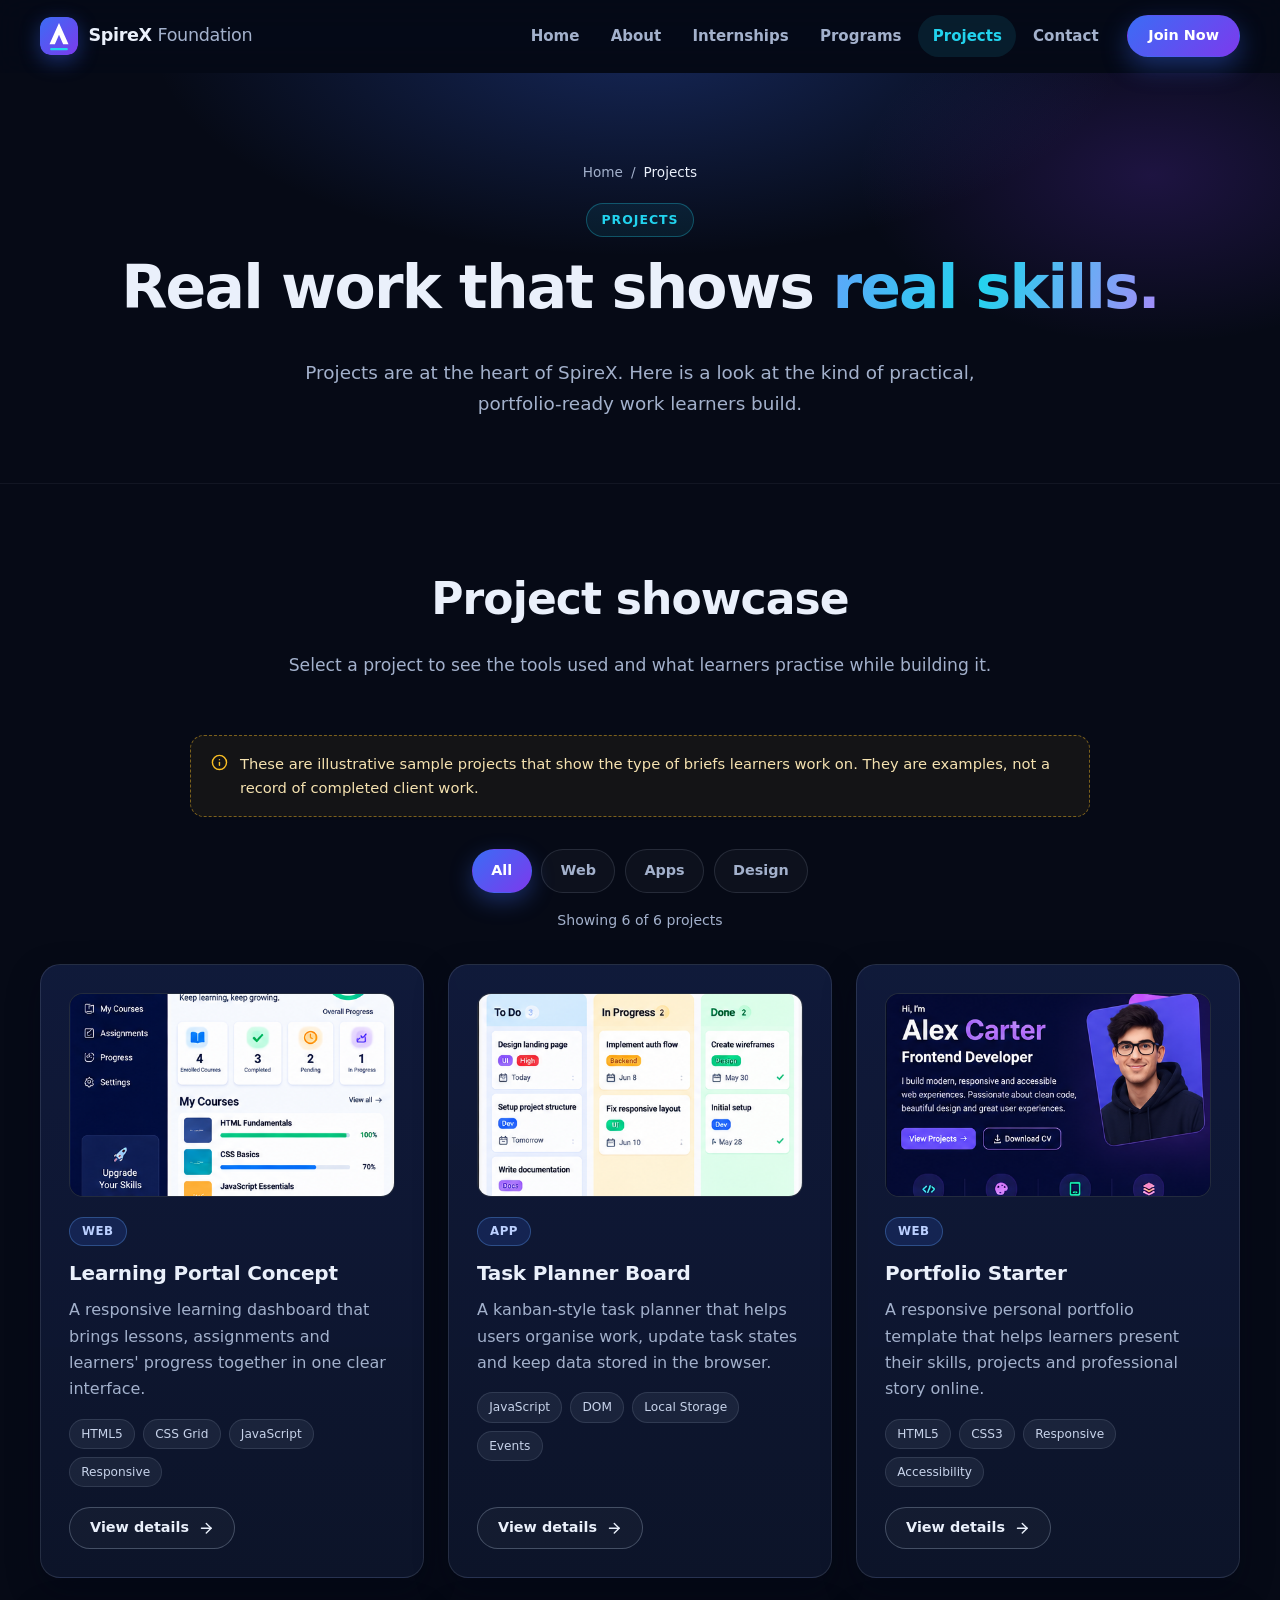
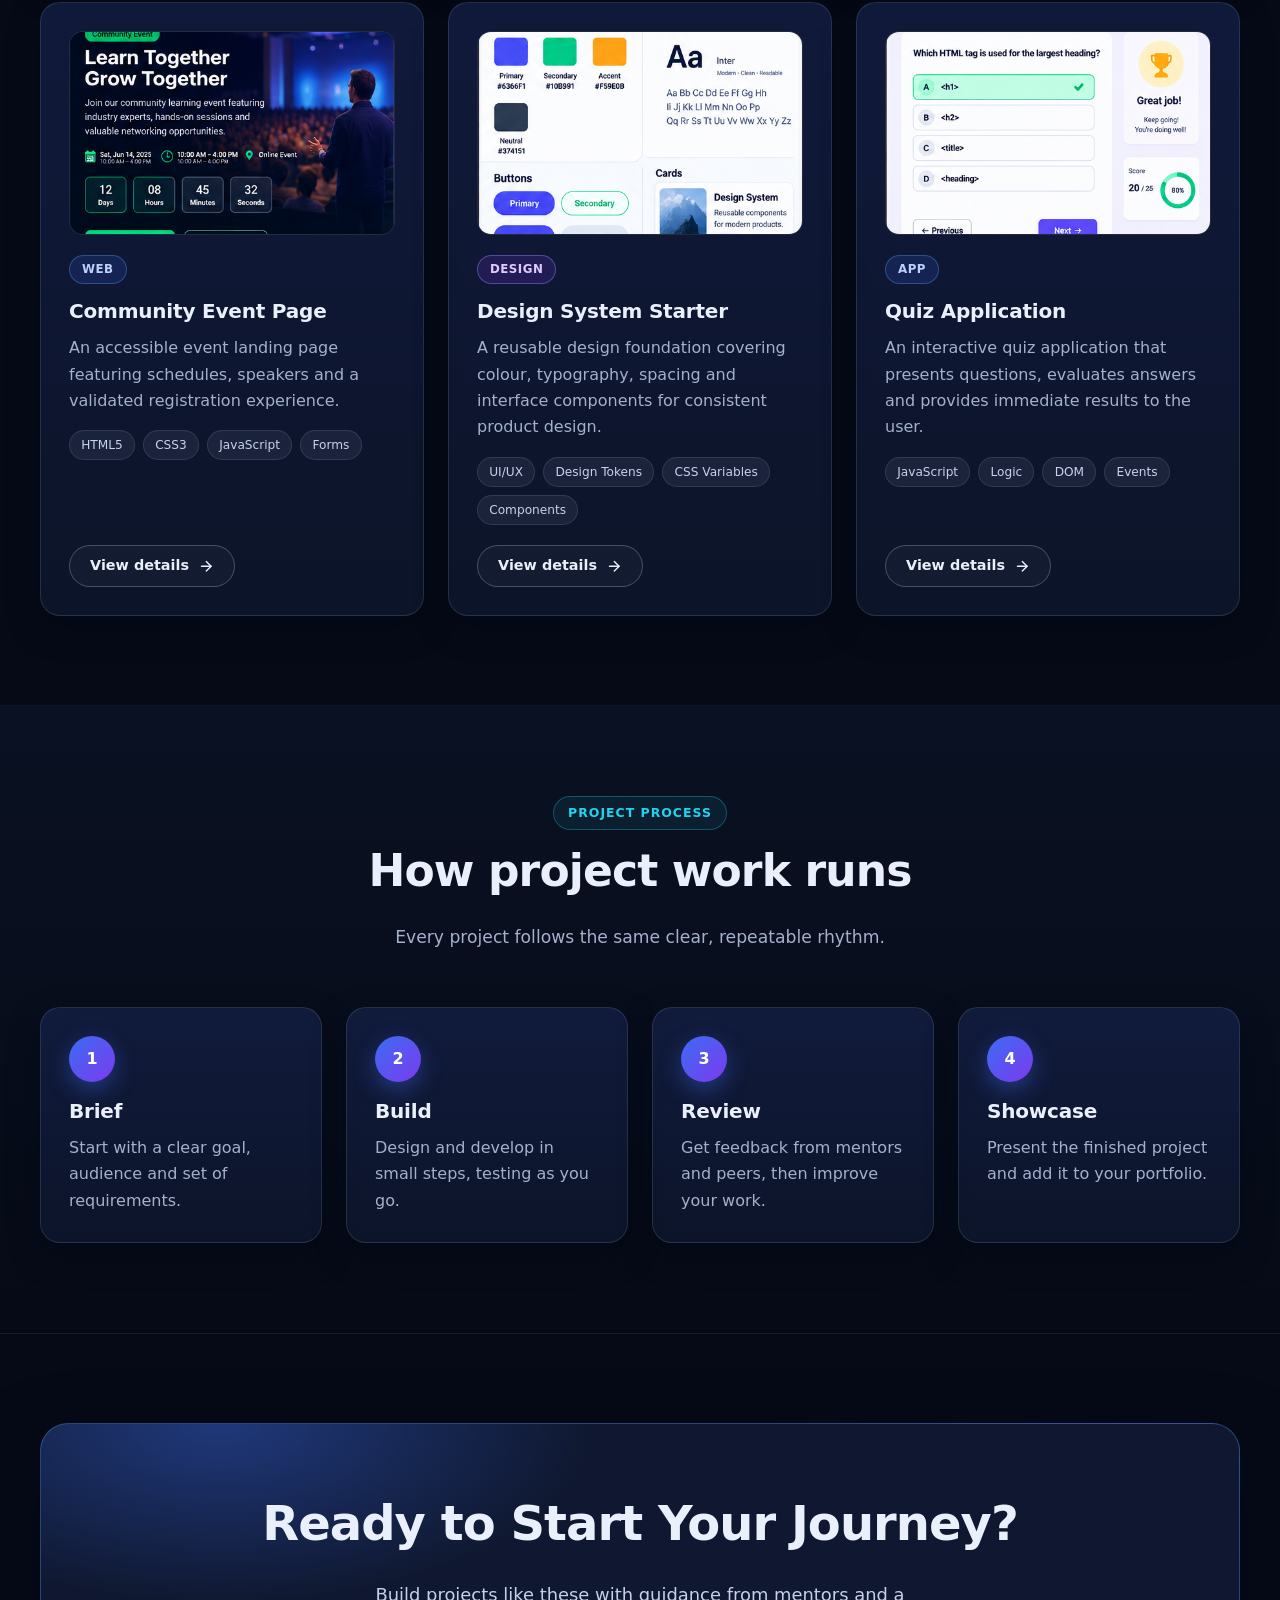
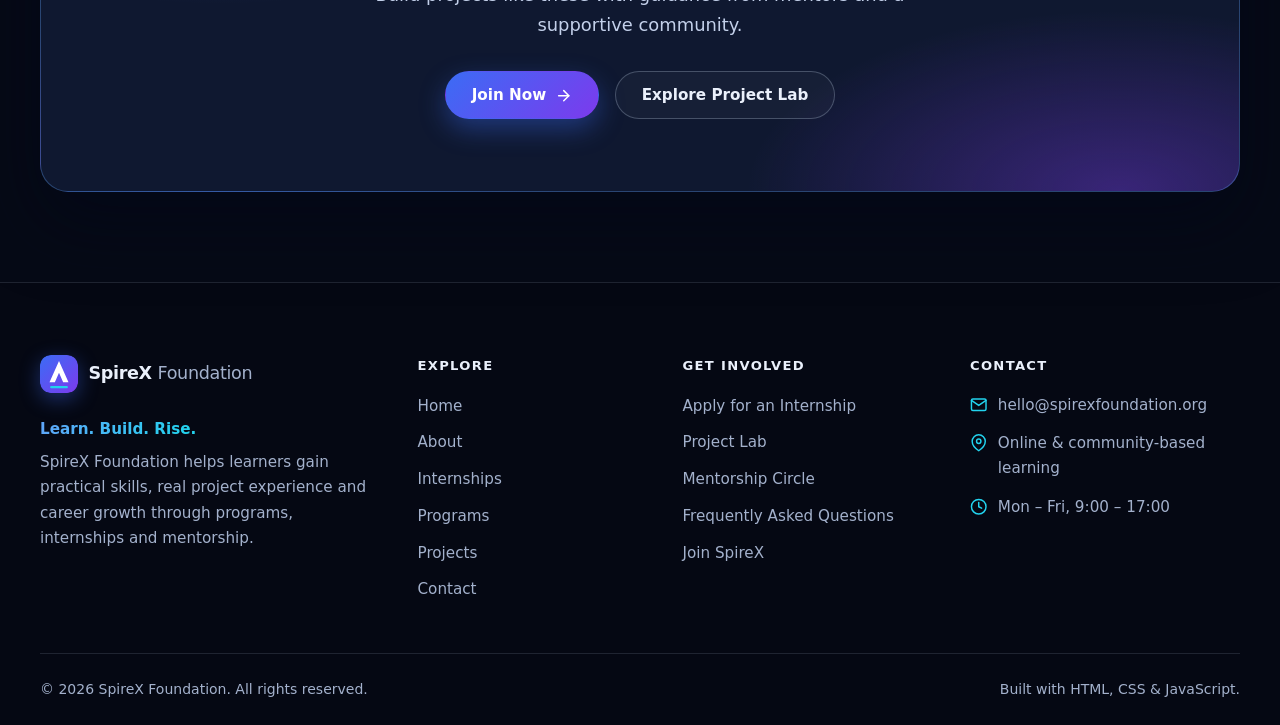
<file: projects.html>
<!DOCTYPE html>
<html lang="en">

<head>
  <meta charset="UTF-8">
  <meta name="viewport" content="width=device-width, initial-scale=1">
  <title>Projects | SpireX Foundation</title>
  <meta name="description"
    content="Explore sample projects that show the kind of practical, portfolio-ready work SpireX Foundation learners build.">
  <meta name="theme-color" content="#060a16">
  <link rel="icon" type="image/svg+xml" href="images/logo.svg">
  <link rel="stylesheet" href="style.css">
  <script src="script.js" defer></script>
</head>

<body>
  <a class="skip-link" href="#main">Skip to main content</a>

  <!-- ===== Shared header ===== -->
  <header class="site-header" id="siteHeader">
    <div class="container nav">
      <a class="brand" href="index.html" aria-label="SpireX Foundation - Home">
        <img class="brand-mark" src="images/logo.svg" alt="" width="38" height="38">
        <span class="brand-name">SpireX <span>Foundation</span></span>
      </a>
      <button class="nav-toggle" id="navToggle" type="button" aria-label="Toggle navigation menu" aria-expanded="false"
        aria-controls="navMenu">
        <span class="bar"></span><span class="bar"></span><span class="bar"></span>
      </button>
      <ul class="nav-menu" id="navMenu">
        <li><a class="nav-link" href="index.html">Home</a></li>
        <li><a class="nav-link" href="about.html">About</a></li>
        <li><a class="nav-link" href="internships.html">Internships</a></li>
        <li><a class="nav-link" href="programs.html">Programs</a></li>
        <li><a class="nav-link" href="projects.html" aria-current="page">Projects</a></li>
        <li><a class="nav-link" href="contact.html">Contact</a></li>
        <li class="nav-cta"><a class="btn btn-primary btn-sm" href="contact.html#join">Join Now</a></li>
      </ul>
    </div>
  </header>

  <main id="main">
    <section class="page-hero">
      <div class="container">
        <nav class="breadcrumb" aria-label="Breadcrumb"><a href="index.html">Home</a><span
            aria-hidden="true">/</span><span aria-current="page">Projects</span></nav>
        <span class="eyebrow">Projects</span>
        <h1>Real work that shows <span class="grad-text">real skills.</span></h1>
        <p class="lead">Projects are at the heart of SpireX. Here is a look at the kind of practical, portfolio-ready
          work learners build.</p>
      </div>
    </section>

    <!-- Project showcase -->
    <section class="section" aria-labelledby="showcase-title">
      <div class="container">
        <div class="section-head reveal">
          <h2 id="showcase-title">Project showcase</h2>
          <p>Select a project to see the tools used and what learners practise while building it.</p>
        </div>

        <div class="notice reveal">
          <span class="ico" data-icon="info"></span>
          <p>These are illustrative sample projects that show the type of briefs learners work on. They are examples,
            not a record of completed client work.</p>
        </div>

        <div class="filter-bar" role="group" aria-label="Filter projects" data-filter-bar="projectGrid"
          data-status="projectStatus">
          <button class="filter-btn" type="button" data-filter="all" aria-pressed="true">All</button>
          <button class="filter-btn" type="button" data-filter="web" aria-pressed="false">Web</button>
          <button class="filter-btn" type="button" data-filter="app" aria-pressed="false">Apps</button>
          <button class="filter-btn" type="button" data-filter="design" aria-pressed="false">Design</button>
        </div>
        <p class="filter-status" id="projectStatus" data-noun="projects" aria-live="polite">Showing 6 of 6 projects</p>

        <div class="grid grid-3" id="projectGrid">
          <article class="card item-card reveal" data-category="web" data-title="Learning Portal Concept"
            data-cat-label="Web project"
            data-summary="A responsive dashboard concept where learners can see their lessons, assignments and progress in one place. It focuses on clear layout and a friendly, readable interface."
            data-tools="HTML5,CSS Grid,JavaScript,Responsive Design"
            data-learn="Building layouts with CSS Grid and Flexbox|Structuring reusable interface components|Updating the page with vanilla JavaScript"
            data-img="images/project-portal.png" data-alt="Learning portal dashboard concept">
            <div class="thumb"><img src="images/project-portal.png" alt="Learning portal dashboard concept" width="640"
                height="400" loading="lazy"></div>
            <div class="item-head"><span class="pill">Web</span></div>
            <h3>Learning Portal Concept</h3>
            <p>
              A responsive learning dashboard that brings lessons, assignments and
              learners' progress together in one clear interface.
            </p>
            <div class="tags">
              <span class="tag">HTML5</span>
              <span class="tag">CSS Grid</span>
              <span class="tag">JavaScript</span>
              <span class="tag">Responsive</span>
            </div>
            <div class="card-foot"><button class="btn btn-outline btn-sm" type="button" data-open-project>View details
                <span class="ico" data-icon="arrow-right"></span></button></div>
          </article>

          <article class="card item-card reveal" data-category="app" data-title="Task Planner Board"
            data-cat-label="App project"
            data-summary="A simple kanban-style board for planning tasks across To Do, In Progress and Done columns. Learners practise managing data and state with plain JavaScript."
            data-tools="JavaScript,DOM,Local Storage,Event Handling"
            data-learn="Handling events and user input|Storing data in the browser with local storage|Structuring code into small, clear functions"
            data-img="images/project-planner.png" data-alt="Task planner board concept">
            <div class="thumb"><img src="images/project-planner.png" alt="Task planner board concept" width="640"
                height="400" loading="lazy"></div>
            <div class="item-head"><span class="pill">App</span></div>
            <h3>Task Planner Board</h3>
            <p>
              A kanban-style task planner that helps users organise work,
              update task states and keep data stored in the browser.
            </p>
            <div class="tags">
              <span class="tag">JavaScript</span>
              <span class="tag">DOM</span>
              <span class="tag">Local Storage</span>
              <span class="tag">Events</span>
            </div>
            <div class="card-foot"><button class="btn btn-outline btn-sm" type="button" data-open-project>View details
                <span class="ico" data-icon="arrow-right"></span></button></div>
          </article>

          <article class="card item-card reveal" data-category="web" data-title="Portfolio Starter"
            data-cat-label="Web project"
            data-summary="A clean, responsive personal portfolio template. Learners customise it with their own story and projects, creating a real page they can share with mentors and employers."
            data-tools="HTML5,CSS3,Responsive Design,Accessibility"
            data-learn="Semantic HTML and accessible page structure|Responsive layout techniques|Presenting personal work clearly"
            data-img="images/project-portfolio.png" data-alt="Portfolio website template concept">
            <div class="thumb"><img src="images/project-portfolio.png" alt="Portfolio website template concept"
                width="640" height="400" loading="lazy"></div>
            <div class="item-head"><span class="pill">Web</span></div>
            <h3>Portfolio Starter</h3>
            <p>
              A responsive personal portfolio template that helps learners
              present their skills, projects and professional story online.
            </p>
            <div class="tags">
              <span class="tag">HTML5</span>
              <span class="tag">CSS3</span>
              <span class="tag">Responsive</span>
              <span class="tag">Accessibility</span>
            </div>
            <div class="card-foot"><button class="btn btn-outline btn-sm" type="button" data-open-project>View details
                <span class="ico" data-icon="arrow-right"></span></button></div>
          </article>

          <article class="card item-card reveal" data-category="web" data-title="Community Event Page"
            data-cat-label="Web project"
            data-summary="A landing page for a community learning event with a schedule, speaker sections and a registration form that validates input before submitting."
            data-tools="HTML5,CSS3,JavaScript,Form Validation"
            data-learn="Designing a clear page hierarchy|Building and validating forms|Making sections adapt to any screen"
            data-img="images/project-event.png" data-alt="Community event landing page concept">
            <div class="thumb"><img src="images/project-event.png" alt="Community event landing page concept"
                width="640" height="400" loading="lazy"></div>
            <div class="item-head"><span class="pill">Web</span></div>
            <h3>Community Event Page</h3>
            <p>
              An accessible event landing page featuring schedules, speakers
              and a validated registration experience.
            </p>
            <div class="tags">
              <span class="tag">HTML5</span>
              <span class="tag">CSS3</span>
              <span class="tag">JavaScript</span>
              <span class="tag">Forms</span>
            </div>
            <div class="card-foot"><button class="btn btn-outline btn-sm" type="button" data-open-project>View details
                <span class="ico" data-icon="arrow-right"></span></button></div>
          </article>

          <article class="card item-card reveal" data-category="design" data-title="Design System Starter"
            data-cat-label="Design project"
            data-summary="A small design system covering colours, type scale, buttons and cards. Learners see how consistent components make products faster to build and easier to use."
            data-tools="Design Tokens,Wireframes,CSS Variables,UI/UX"
            data-learn="Defining a colour and type system|Designing consistent, reusable components|Documenting decisions for developers"
            data-img="images/project-designsystem.png" data-alt="Design system starter concept">
            <div class="thumb"><img src="images/project-designsystem.png" alt="Design system starter concept"
                width="640" height="400" loading="lazy"></div>
            <div class="item-head"><span class="pill design">Design</span></div>
            <h3>Design System Starter</h3>
            <p>
              A reusable design foundation covering colour, typography,
              spacing and interface components for consistent product design.
            </p>
            <div class="tags">
              <span class="tag">UI/UX</span>
              <span class="tag">Design Tokens</span>
              <span class="tag">CSS Variables</span>
              <span class="tag">Components</span>
            </div>
            <div class="card-foot"><button class="btn btn-outline btn-sm" type="button" data-open-project>View details
                <span class="ico" data-icon="arrow-right"></span></button></div>
          </article>

          <article class="card item-card reveal" data-category="app" data-title="Quiz Application"
            data-cat-label="App project"
            data-summary="An interactive quiz that presents questions one at a time, checks answers and shows a final result. It is a friendly way to practise logic and user feedback."
            data-tools="JavaScript,Arrays &amp; Objects,DOM,Event Handling"
            data-learn="Working with arrays and objects|Controlling flow with conditions and loops|Giving clear feedback to users"
            data-img="images/project-quiz.png" data-alt="Quiz application concept">
            <div class="thumb"><img src="images/project-quiz.png" alt="Quiz application concept" width="640"
                height="400" loading="lazy"></div>
            <div class="item-head"><span class="pill">App</span></div>
            <h3>Quiz Application</h3>
            <p>
              An interactive quiz application that presents questions,
              evaluates answers and provides immediate results to the user.
            </p>
            <div class="tags">
              <span class="tag">JavaScript</span>
              <span class="tag">Logic</span>
              <span class="tag">DOM</span>
              <span class="tag">Events</span>
            </div>
            <div class="card-foot"><button class="btn btn-outline btn-sm" type="button" data-open-project>View details
                <span class="ico" data-icon="arrow-right"></span></button></div>
          </article>
        </div>
      </div>
    </section>

    <!-- How project work runs -->
    <section class="section section-alt" aria-labelledby="process-title">
      <div class="container">
        <div class="section-head reveal">
          <span class="eyebrow">Project process</span>
          <h2 id="process-title">How project work runs</h2>
          <p>Every project follows the same clear, repeatable rhythm.</p>
        </div>
        <div class="grid grid-4">
          <article class="card reveal">
            <div class="step-num">1</div>
            <h3>Brief</h3>
            <p>Start with a clear goal, audience and set of requirements.</p>
          </article>
          <article class="card reveal">
            <div class="step-num">2</div>
            <h3>Build</h3>
            <p>Design and develop in small steps, testing as you go.</p>
          </article>
          <article class="card reveal">
            <div class="step-num">3</div>
            <h3>Review</h3>
            <p>Get feedback from mentors and peers, then improve your work.</p>
          </article>
          <article class="card reveal">
            <div class="step-num">4</div>
            <h3>Showcase</h3>
            <p>Present the finished project and add it to your portfolio.</p>
          </article>
        </div>
      </div>
    </section>

    <!-- CTA -->
    <section class="section" aria-labelledby="cta-title">
      <div class="container">
        <div class="cta reveal">
          <h2 id="cta-title">Ready to Start Your Journey?</h2>
          <p>Build projects like these with guidance from mentors and a supportive community.</p>
          <div class="cta-actions">
            <a class="btn btn-primary" href="contact.html#join">Join Now <span class="ico"
                data-icon="arrow-right"></span></a>
            <a class="btn btn-outline" href="programs.html#project-lab">Explore Project Lab</a>
          </div>
        </div>
      </div>
    </section>
  </main>

  <!-- Project details modal -->
  <dialog class="modal" id="projectModal" aria-labelledby="modalTitle">
    <div class="modal-inner">
      <button class="modal-close" type="button" data-close-modal aria-label="Close project details"><span class="ico"
          data-icon="x"></span></button>
      <div class="thumb"><img data-m="img" src="images/project-portal.png" alt="" width="640" height="400"></div>
      <span class="pill" data-m="cat">Project</span>
      <h3 id="modalTitle" data-m="title">Project title</h3>
      <p data-m="summary"></p>
      <h4>Tools &amp; skills</h4>
      <div class="tags" data-m="tools"></div>
      <h4>What learners practise</h4>
      <ul class="checklist tight" data-m="learn"></ul>
      <p class="form-note">Illustrative sample project.</p>
      <div class="modal-actions">

        <div class="project-links">
          <a class="btn btn-primary btn-sm" href="#" target="_blank" rel="noopener noreferrer" data-m="live" hidden>
            Live Demo
            <span class="ico" data-icon="arrow-right"></span>
          </a>

          <a class="btn btn-outline btn-sm" href="#" target="_blank" rel="noopener noreferrer" data-m="github" hidden>
            GitHub
            <span class="ico" data-icon="arrow-right"></span>
          </a>
        </div>

        <a class="btn btn-outline btn-sm" href="programs.html#project-lab">
          Explore Project Lab
          <span class="ico" data-icon="arrow-right"></span>
        </a>

        <button class="btn btn-outline btn-sm" type="button" data-close-modal>
          Close
        </button>

      </div>
    </div>
  </dialog>

  <!-- ===== Shared footer ===== -->
  <footer class="site-footer">
    <div class="container">
      <div class="footer-grid">
        <div class="footer-brand">
          <a class="brand" href="index.html" aria-label="SpireX Foundation - Home">
            <img class="brand-mark" src="images/logo.svg" alt="" width="38" height="38">
            <span class="brand-name">SpireX <span>Foundation</span></span>
          </a>
          <p class="footer-tagline grad-text">Learn. Build. Rise.</p>
          <p>SpireX Foundation helps learners gain practical skills, real project experience and career growth through
            programs, internships and mentorship.</p>
        </div>
        <nav aria-label="Footer navigation">
          <p class="footer-title">Explore</p>
          <ul class="footer-links">
            <li><a href="index.html">Home</a></li>
            <li><a href="about.html">About</a></li>
            <li><a href="internships.html">Internships</a></li>
            <li><a href="programs.html">Programs</a></li>
            <li><a href="projects.html">Projects</a></li>
            <li><a href="contact.html">Contact</a></li>
          </ul>
        </nav>
        <nav aria-label="Get involved">
          <p class="footer-title">Get Involved</p>
          <ul class="footer-links">
            <li><a href="internships.html#apply">Apply for an Internship</a></li>
            <li><a href="programs.html#project-lab">Project Lab</a></li>
            <li><a href="programs.html#mentorship">Mentorship Circle</a></li>
            <li><a href="contact.html#faq">Frequently Asked Questions</a></li>
            <li><a href="contact.html#join">Join SpireX</a></li>
          </ul>
        </nav>
        <div>
          <p class="footer-title">Contact</p>
          <ul class="footer-contact">
            <li><span class="ico" data-icon="mail"></span><span>hello@spirexfoundation.org</span></li>
            <li><span class="ico" data-icon="map-pin"></span><span>Online &amp; community-based learning</span></li>
            <li><span class="ico" data-icon="clock"></span><span>Mon &ndash; Fri, 9:00 &ndash; 17:00</span></li>
          </ul>
        </div>
      </div>
      <div class="footer-bottom">
        <p>&copy; <span data-year>2026</span> SpireX Foundation. All rights reserved.</p>
        <p>Built with HTML, CSS &amp; JavaScript.</p>
      </div>
    </div>
  </footer>
</body>

</html>
</file>
<file: style.css>
/* ==========================================================================
   SpireX Foundation — Global Stylesheet (HTML5 + CSS3 + Vanilla JS only)
   --------------------------------------------------------------------------
   1. Design tokens        8. Cards
   2. Reset / base         9. Components (badges, tags, lists, steps, faq...)
   3. Layout               10. Forms
   4. Typography           11. Modal
   5. Buttons              12. CTA + Page hero
   6. Header / navigation  13. Footer
   7. Hero (home)          14. Animations + responsive + motion preferences
   ========================================================================== */

/* 1. DESIGN TOKENS -------------------------------------------------------- */
:root {
  /* Colour system */
  --bg: #060a16;
  --bg-alt: #0a1122;
  --surface: #0f1830;
  --surface-2: #15214a;
  --border: rgba(148, 163, 184, 0.18);
  --border-strong: rgba(96, 165, 250, 0.6);
  --text: #eaf0fb;
  --muted: #a3b1cc;
  --primary: #3b6cf5;
  --primary-2: #7c3aed;
  --accent: #22d3ee;
  --success: #34d399;
  --danger: #f87171;
  --warning: #fbbf24;
  --grad-brand: linear-gradient(135deg, #3b6cf5 0%, #7c3aed 100%);
  --grad-text: linear-gradient(110deg, #60a5fa 0%, #22d3ee 45%, #a78bfa 100%);

  /* Typography */
  --font: "Inter", "Segoe UI", system-ui, -apple-system, Roboto, "Helvetica Neue", Arial, sans-serif;
  --mono: ui-monospace, SFMono-Regular, Menlo, Consolas, "Liberation Mono", monospace;

  /* Spacing scale */
  --sp-1: 0.25rem;
  --sp-2: 0.5rem;
  --sp-3: 0.75rem;
  --sp-4: 1rem;
  --sp-5: 1.5rem;
  --sp-6: 2rem;
  --sp-7: 3rem;
  --sp-8: 4rem;

  /* Shape + effects */
  --radius-sm: 12px;
  --radius: 20px;
  --radius-lg: 28px;
  --shadow: 0 12px 32px rgba(2, 6, 23, 0.45);
  --glow: 0 0 0 1px rgba(96, 165, 250, 0.35), 0 20px 55px rgba(59, 108, 245, 0.32);
  --ease: cubic-bezier(0.22, 0.8, 0.3, 1);

  /* Layout */
  --container: 1200px;
  --header-h: 72px;
}

/* 2. RESET / BASE --------------------------------------------------------- */
*,
*::before,
*::after {
  box-sizing: border-box;
}

html {
  scroll-behavior: smooth;
  scroll-padding-top: calc(var(--header-h) + 16px);
  -webkit-text-size-adjust: 100%;
}

body {
  margin: 0;
  min-height: 100vh;
  font-family: var(--font);
  font-size: 1rem;
  line-height: 1.65;
  color: var(--text);
  background: var(--bg);
  overflow-x: clip;
  -webkit-font-smoothing: antialiased;
  text-rendering: optimizeLegibility;
}

body.no-scroll {
  overflow: hidden;
}

img {
  display: block;
  max-width: 100%;
  height: auto;
}

a {
  color: inherit;
  text-decoration: none;
}

p {
  margin: 0 0 1rem;
}

ul,
ol {
  margin: 0;
  padding: 0;
  list-style: none;
}

li::marker {
  content: "";
}

button,
input,
select,
textarea {
  font: inherit;
  color: inherit;
}

button {
  cursor: pointer;
}

h1,
h2,
h3,
h4 {
  margin: 0 0 0.6em;
  line-height: 1.15;
  letter-spacing: -0.02em;
  font-weight: 800;
}

[hidden] {
  display: none !important;
}

:focus-visible {
  outline: 2px solid var(--accent);
  outline-offset: 3px;
  border-radius: 6px;
}

.sr-only {
  position: absolute;
  width: 1px;
  height: 1px;
  padding: 0;
  margin: -1px;
  overflow: hidden;
  clip: rect(0, 0, 0, 0);
  white-space: nowrap;
  border: 0;
}

.skip-link {
  position: absolute;
  left: 1rem;
  top: -100px;
  z-index: 2000;
  padding: 0.6rem 1rem;
  border-radius: 10px;
  font-weight: 700;
  background: var(--accent);
  color: #04101f;
  transition: top 0.2s ease;
}

.skip-link:focus {
  top: 1rem;
}

/* 3. LAYOUT --------------------------------------------------------------- */
.container {
  width: min(100% - 2rem, var(--container));
  margin-inline: auto;
}

@media (min-width: 768px) {
  .container {
    width: min(100% - 4rem, var(--container));
  }
}

.section {
  position: relative;
  padding-block: clamp(3.5rem, 7vw, 6.5rem);
}

.section-alt {
  background: linear-gradient(180deg, var(--bg-alt), var(--bg));
  border-block: 1px solid rgba(148, 163, 184, 0.08);
}

.section-head {
  max-width: 720px;
  margin: 0 auto clamp(2rem, 5vw, 3.5rem);
  text-align: center;
}

.section-head p {
  color: var(--muted);
  font-size: 1.075rem;
  margin-bottom: 0;
}

.section-head.left {
  margin-inline: 0;
  text-align: left;
}

.grid {
  display: grid;
  gap: var(--sp-5);
  grid-template-columns: 1fr;
}

.grid>* {
  min-width: 0;
}

@media (min-width: 600px) {

  .grid-2,
  .grid-3,
  .grid-4 {
    grid-template-columns: repeat(2, 1fr);
  }
}

@media (min-width: 1024px) {
  .grid-3 {
    grid-template-columns: repeat(3, 1fr);
  }

  .grid-4 {
    grid-template-columns: repeat(4, 1fr);
  }
}

.split {
  display: grid;
  gap: 2.5rem;
  align-items: center;
  grid-template-columns: minmax(0, 1fr);
}

@media (min-width: 960px) {
  .split {
    grid-template-columns: repeat(2, minmax(0, 1fr));
    gap: 4rem;
  }

  .split.wide-left {
    grid-template-columns: minmax(0, 1.1fr) minmax(0, 0.9fr);
  }

  .split.top {
    align-items: start;
  }
}

.stack {
  display: grid;
  gap: var(--sp-4);
}

.center {
  text-align: center;
}

/* 4. TYPOGRAPHY ----------------------------------------------------------- */
h2 {
  font-size: clamp(1.75rem, 3vw + 0.9rem, 2.75rem);
}

h3 {
  font-size: 1.25rem;
  letter-spacing: -0.01em;
}

.grad-text {
  background: var(--grad-text);
  -webkit-background-clip: text;
  background-clip: text;
  -webkit-text-fill-color: transparent;
  color: transparent;
}

.eyebrow {
  display: inline-flex;
  align-items: center;
  gap: 0.5rem;
  padding: 0.35rem 0.9rem;
  margin-bottom: 1rem;
  border-radius: 999px;
  border: 1px solid rgba(34, 211, 238, 0.3);
  background: rgba(34, 211, 238, 0.08);
  color: var(--accent);
  font-size: 0.78rem;
  font-weight: 700;
  letter-spacing: 0.08em;
  text-transform: uppercase;
}

.lead {
  color: var(--muted);
  font-size: clamp(1rem, 1.6vw, 1.15rem);
}

/* Icon helper (SVGs are injected by script.js) */
.ico {
  display: inline-flex;
  width: 1.15em;
  height: 1.15em;
  flex-shrink: 0;
}

.ico svg {
  width: 100%;
  height: 100%;
}

/* 5. BUTTONS -------------------------------------------------------------- */
.btn {
  display: inline-flex;
  align-items: center;
  justify-content: center;
  gap: 0.55rem;
  min-height: 48px;
  padding: 0.85rem 1.6rem;
  border-radius: 999px;
  border: 1px solid transparent;
  font-weight: 700;
  font-size: 0.95rem;
  line-height: 1.1;
  text-align: center;
  white-space: nowrap;
  transition: transform 0.28s var(--ease), box-shadow 0.28s ease, background 0.28s ease,
    border-color 0.28s ease, color 0.28s ease;
}

.btn .ico svg {
  transition: transform 0.28s var(--ease);
}

.btn:hover .ico svg {
  transform: translateX(4px);
}

.btn-primary {
  background: var(--grad-brand);
  color: #fff;
  box-shadow: 0 10px 26px rgba(59, 108, 245, 0.38);
}

.btn-primary:hover {
  transform: translateY(-3px);
  box-shadow: 0 16px 38px rgba(124, 58, 237, 0.5);
}

.btn-outline {
  color: var(--text);
  border-color: rgba(148, 163, 184, 0.38);
  background: rgba(255, 255, 255, 0.03);
}

.btn-outline:hover {
  transform: translateY(-3px);
  border-color: var(--accent);
  color: var(--accent);
  background: rgba(34, 211, 238, 0.07);
}

.btn-sm {
  min-height: 42px;
  padding: 0.6rem 1.25rem;
  font-size: 0.9rem;
}

.btn-block {
  width: 100%;
}

.btn:active {
  transform: translateY(0) scale(0.98);
}

/* 6. HEADER / NAVIGATION -------------------------------------------------- */
.site-header {
  position: sticky;
  top: 0;
  z-index: 1000;
  background: rgba(6, 10, 22, 0.78);
  -webkit-backdrop-filter: blur(14px) saturate(140%);
  backdrop-filter: blur(14px) saturate(140%);
  border-bottom: 1px solid transparent;
  transition: border-color 0.3s ease, background 0.3s ease, box-shadow 0.3s ease;
}

.site-header.scrolled,
.site-header.menu-open {
  background: rgba(6, 10, 22, 0.94);
  border-color: var(--border);
  box-shadow: 0 10px 30px rgba(0, 0, 0, 0.35);
}

.nav {
  height: var(--header-h);
  display: flex;
  align-items: center;
  justify-content: space-between;
  gap: 1rem;
}

.brand {
  display: inline-flex;
  align-items: center;
  gap: 0.65rem;
  flex-shrink: 0;
  font-weight: 800;
  font-size: 1.1rem;
  letter-spacing: -0.02em;
  color: var(--text);
}

.brand-mark {
  width: 38px;
  height: 38px;
  border-radius: 11px;
  box-shadow: 0 6px 20px rgba(59, 108, 245, 0.4);
  transition: transform 0.35s var(--ease);
}

.brand:hover .brand-mark {
  transform: rotate(-6deg) scale(1.07);
}

.brand-name span {
  font-weight: 500;
  color: var(--muted);
}

.nav-toggle {
  position: relative;
  width: 44px;
  height: 44px;
  flex-shrink: 0;
  border-radius: 12px;
  border: 1px solid var(--border);
  background: rgba(255, 255, 255, 0.04);
  transition: background 0.25s ease, border-color 0.25s ease;
}

.nav-toggle:hover {
  background: rgba(255, 255, 255, 0.09);
  border-color: rgba(148, 163, 184, 0.4);
}

.nav-toggle .bar {
  position: absolute;
  left: 12px;
  right: 12px;
  height: 2px;
  border-radius: 2px;
  background: var(--text);
  transition: transform 0.38s var(--ease), opacity 0.2s ease, top 0.38s var(--ease);
}

.nav-toggle .bar:nth-child(1) {
  top: 14px;
}

.nav-toggle .bar:nth-child(2) {
  top: 21px;
}

.nav-toggle .bar:nth-child(3) {
  top: 28px;
}

.nav-toggle[aria-expanded="true"] .bar:nth-child(1) {
  top: 21px;
  transform: rotate(45deg);
}

.nav-toggle[aria-expanded="true"] .bar:nth-child(2) {
  opacity: 0;
  transform: scaleX(0.2);
}

.nav-toggle[aria-expanded="true"] .bar:nth-child(3) {
  top: 21px;
  transform: rotate(-45deg);
}

/* Mobile menu (default) */
.nav-menu {
  position: absolute;
  top: 100%;
  left: 0;
  right: 0;
  display: flex;
  flex-direction: column;
  list-style: none;
  margin: 0;
  padding: 0.5rem 1.25rem 1.5rem;
  background: rgba(6, 10, 22, 0.98);
  border-bottom: 1px solid var(--border);
  max-height: calc(100vh - var(--header-h));
  max-height: calc(100dvh - var(--header-h));
  overflow-y: auto;
  clip-path: inset(0 0 100% 0);
  opacity: 0;
  visibility: hidden;
  transform: translateY(-10px);
  transition: clip-path 0.45s var(--ease), opacity 0.3s ease, transform 0.45s var(--ease), visibility 0s linear 0.45s;
}

.nav-menu.is-open {
  clip-path: inset(0 0 0 0);
  opacity: 1;
  visibility: visible;
  transform: none;
  transition-delay: 0s;
}

.nav-menu li {
  list-style: none;
}

.nav-link {
  display: block;
  padding: 0.95rem 0.75rem;
  font-weight: 600;
  color: var(--muted);
  border-bottom: 1px solid rgba(148, 163, 184, 0.1);
  transition: color 0.2s ease, background 0.2s ease, padding-left 0.25s var(--ease);
}

.nav-link:hover {
  color: var(--text);
  padding-left: 1.1rem;
}

.nav-link[aria-current="page"] {
  color: var(--accent);
}

.nav-cta {
  padding-top: 1.1rem;
}

.nav-cta .btn {
  width: 100%;
}

@media (max-width: 959.98px) {
  .nav-menu li {
    opacity: 0;
    transform: translateY(-8px);
    transition: opacity 0.3s ease, transform 0.4s var(--ease);
  }

  .nav-menu.is-open li {
    opacity: 1;
    transform: none;
  }

  .nav-menu.is-open li:nth-child(1) {
    transition-delay: 0.06s;
  }

  .nav-menu.is-open li:nth-child(2) {
    transition-delay: 0.1s;
  }

  .nav-menu.is-open li:nth-child(3) {
    transition-delay: 0.14s;
  }

  .nav-menu.is-open li:nth-child(4) {
    transition-delay: 0.18s;
  }

  .nav-menu.is-open li:nth-child(5) {
    transition-delay: 0.22s;
  }

  .nav-menu.is-open li:nth-child(6) {
    transition-delay: 0.26s;
  }

  .nav-menu.is-open li:nth-child(7) {
    transition-delay: 0.3s;
  }
}

@media (max-width: 379.98px) {
  .brand {
    font-size: 1rem;
    gap: 0.5rem;
  }

  .brand-mark {
    width: 34px;
    height: 34px;
  }
}

/* Desktop navigation */
@media (min-width: 960px) {
  .nav-toggle {
    display: none;
  }

  .nav-menu {
    position: static;
    flex-direction: row;
    align-items: center;
    gap: 0.15rem;
    padding: 0;
    background: none;
    border: 0;
    max-height: none;
    overflow: visible;
    clip-path: none;
    opacity: 1;
    visibility: visible;
    transform: none;
    transition: none;
  }

  .nav-link {
    padding: 0.55rem 0.9rem;
    border-bottom: 0;
    border-radius: 999px;
    font-size: 0.94rem;
  }

  .nav-link:hover {
    padding-left: 0.9rem;
    background: rgba(255, 255, 255, 0.07);
  }

  .nav-link[aria-current="page"] {
    background: rgba(34, 211, 238, 0.1);
  }

  .nav-cta {
    padding: 0 0 0 0.75rem;
  }

  .nav-cta .btn {
    width: auto;
  }
}

/* 7. HERO (HOME) ---------------------------------------------------------- */
.hero {
  position: relative;
  padding-block: clamp(2.5rem, 6vw, 5rem) clamp(3.5rem, 7vw, 6rem);
  overflow: clip;
}

.hero::before {
  content: "";
  position: absolute;
  inset: 0;
  pointer-events: none;
  background:
    radial-gradient(800px 420px at 85% 10%, rgba(124, 58, 237, 0.24), transparent 65%),
    radial-gradient(700px 420px at 5% 0%, rgba(59, 108, 245, 0.26), transparent 65%);
}

.hero::after {
  content: "";
  position: absolute;
  inset: 0;
  pointer-events: none;
  background-image:
    linear-gradient(rgba(148, 163, 184, 0.06) 1px, transparent 1px),
    linear-gradient(90deg, rgba(148, 163, 184, 0.06) 1px, transparent 1px);
  background-size: 56px 56px;
  -webkit-mask-image: radial-gradient(ellipse at 50% 30%, #000 15%, transparent 75%);
  mask-image: radial-gradient(ellipse at 50% 30%, #000 15%, transparent 75%);
}

.hero-inner {
  position: relative;
  z-index: 1;
  display: grid;
  align-items: center;
  gap: clamp(2.5rem, 6vw, 3.5rem);
  grid-template-columns: minmax(0, 1fr);
}

@media (min-width: 960px) {
  .hero-inner {
    grid-template-columns: minmax(0, 1.05fr) minmax(0, 0.95fr);
  }
}

.badge {
  display: inline-flex;
  align-items: center;
  gap: 0.55rem;
  padding: 0.4rem 0.95rem;
  border-radius: 999px;
  background: rgba(59, 108, 245, 0.14);
  border: 1px solid rgba(96, 165, 250, 0.32);
  color: #c4d5ff;
  font-size: 0.8rem;
  font-weight: 600;
}

.badge-dot {
  width: 8px;
  height: 8px;
  border-radius: 50%;
  background: var(--success);
  box-shadow: 0 0 0 0 rgba(52, 211, 153, 0.6);
  animation: pulse-dot 2s infinite;
}

.hero-title {
  font-size: clamp(2.75rem, 9vw, 5.25rem);
  line-height: 1.02;
  letter-spacing: -0.035em;
  margin: 1.1rem 0 1.25rem;
}

.hero-title span {
  display: block;
}

.hero-lead {
  max-width: 560px;
  color: var(--muted);
  font-size: clamp(1rem, 2.2vw, 1.2rem);
}

.hero-actions {
  display: flex;
  flex-wrap: wrap;
  gap: 1rem;
  margin-top: 2rem;
}

.hero-points {
  display: flex;
  flex-wrap: wrap;
  gap: 0.6rem 1.4rem;
  margin-top: 2rem;
  color: var(--muted);
  font-size: 0.92rem;
}

.hero-points li {
  display: inline-flex;
  align-items: center;
  gap: 0.5rem;
}

.hero-points .ico {
  color: var(--success);
}

.hero-copy>* {
  animation: fade-up 0.8s var(--ease) backwards;
}

.hero-copy>*:nth-child(2) {
  animation-delay: 0.08s;
}

.hero-copy>*:nth-child(3) {
  animation-delay: 0.16s;
}

.hero-copy>*:nth-child(4) {
  animation-delay: 0.24s;
}

.hero-copy>*:nth-child(5) {
  animation-delay: 0.32s;
}

@media (max-width: 479.98px) {
  .hero-actions .btn {
    width: 100%;
  }
}

/* Hero visual: code window + floating elements */
.hero-visual {
  position: relative;
  perspective: 1200px;
  padding: 1.25rem 0.6rem;
  --z: 0px;
  min-width: 0;
}

.tilt-stage {
  position: relative;
  transform-style: flat;
}

.hero-glow {
  position: absolute;
  inset: 12% 6%;
  z-index: 0;
  border-radius: 50%;
  background: conic-gradient(from 180deg, #3b6cf5, #22d3ee, #7c3aed, #3b6cf5);
  filter: blur(46px);
  opacity: 0.32;
  animation: glow-pulse 6s ease-in-out infinite;
}

.float-wrap {
  position: relative;
  z-index: 1;
  animation: float-plain 7s ease-in-out infinite;
}

.code-window {
  position: relative;
  overflow: hidden;
  border-radius: 18px;
  background: linear-gradient(180deg, #0e1730, #0a1226);
  border: 1px solid rgba(148, 163, 184, 0.24);
  box-shadow: 0 30px 70px rgba(2, 6, 23, 0.65), 0 0 60px rgba(59, 108, 245, 0.24);
  transition: box-shadow 0.45s ease, border-color 0.45s ease;
}

.code-window::before {
  content: "";
  position: absolute;
  inset: 0;
  pointer-events: none;
  z-index: 0;
  background: radial-gradient(360px circle at var(--gx, 70%) var(--gy, 0%), rgba(96, 165, 250, 0.18), transparent 60%);
}

.hero-visual:hover .code-window {
  border-color: rgba(96, 165, 250, 0.55);
  box-shadow: 0 34px 80px rgba(2, 6, 23, 0.7), 0 0 90px rgba(34, 211, 238, 0.28);
}

.cw-bar {
  position: relative;
  z-index: 1;
  display: flex;
  align-items: center;
  gap: 0.9rem;
  padding: 0.75rem 1rem;
  border-bottom: 1px solid rgba(148, 163, 184, 0.14);
  background: rgba(255, 255, 255, 0.02);
}

.cw-dots {
  display: inline-flex;
  gap: 6px;
}

.cw-dots i {
  width: 10px;
  height: 10px;
  border-radius: 50%;
  background: #f87171;
}

.cw-dots i:nth-child(2) {
  background: #fbbf24;
}

.cw-dots i:nth-child(3) {
  background: #34d399;
}

.cw-file {
  font: 0.75rem var(--mono);
  color: var(--muted);
}

.cw-tabs {
  position: relative;
  z-index: 1;
  display: flex;
  gap: 0.25rem;
  padding: 0.5rem 0.75rem 0;
  border-bottom: 1px solid rgba(148, 163, 184, 0.12);
  overflow-x: auto;
  scrollbar-width: none;
}

.cw-tabs::-webkit-scrollbar {
  display: none;
}

.cw-tab {
  padding: 0.5rem 0.9rem;
  border: 0;
  border-radius: 8px 8px 0 0;
  background: transparent;
  color: var(--muted);
  font: 600 0.78rem var(--font);
  white-space: nowrap;
  border-bottom: 2px solid transparent;
  transition: color 0.25s ease, background 0.25s ease, border-color 0.25s ease;
}

.cw-tab:hover {
  color: var(--text);
  background: rgba(255, 255, 255, 0.05);
}

.cw-tab.is-active {
  color: var(--accent);
  border-bottom-color: var(--accent);
  background: rgba(34, 211, 238, 0.07);
}

.cw-body {
  position: relative;
  z-index: 1;
  display: grid;
  grid-template-columns: minmax(0, 1fr);
  min-height: 216px;
}

.cw-panel {
  grid-area: 1 / 1;
  margin: 0;
  padding: 1.1rem 1.25rem 1.4rem;
  font: 0.8rem/1.8 var(--mono);
  color: #cdd9f5;
  white-space: pre;
  overflow: hidden;
  opacity: 0;
  visibility: hidden;
  transform: translateY(6px);
  transition: opacity 0.4s ease, transform 0.4s var(--ease), visibility 0s linear 0.4s;
}

.cw-panel.is-active {
  opacity: 1;
  visibility: visible;
  transform: none;
  transition-delay: 0s;
}

.cw-panel code {
  font: inherit;
}

.tk {
  color: #7dd3fc;
}

.at {
  color: #c4b5fd;
}

.st {
  color: #86efac;
}

.cm {
  color: #64748b;
  font-style: italic;
}

.kw {
  color: #f0abfc;
}

.fn {
  color: #fcd34d;
}

.pr {
  color: #fda4af;
}

.nm {
  color: #fdba74;
}

@media (max-width: 479.98px) {
  .cw-panel {
    font-size: 0.68rem;
    padding: 0.9rem 0.9rem 1.1rem;
  }

  .cw-body {
    min-height: 190px;
  }
}

.float-card {
  position: absolute;
  z-index: 3;
  display: flex;
  align-items: center;
  gap: 0.65rem;
  padding: 0.65rem 0.9rem;
  border-radius: 14px;
  font-size: 0.78rem;
  line-height: 1.3;
  background: rgba(15, 24, 48, 0.88);
  border: 1px solid rgba(148, 163, 184, 0.24);
  -webkit-backdrop-filter: blur(10px);
  backdrop-filter: blur(10px);
  box-shadow: 0 14px 34px rgba(2, 6, 23, 0.5), 0 0 24px rgba(59, 108, 245, 0.16);
  transform: translateZ(var(--z));
  animation: float-y var(--dur, 6s) ease-in-out var(--delay, 0s) infinite;
  pointer-events: none;
}

.float-card strong {
  display: block;
  font-size: 0.82rem;
}

.float-card small {
  color: var(--muted);
  font-size: 0.72rem;
}

.fc-icon {
  display: grid;
  place-items: center;
  width: 34px;
  height: 34px;
  border-radius: 10px;
  background: var(--grad-brand);
  color: #fff;
  flex-shrink: 0;
}

.fc-icon .ico {
  width: 18px;
  height: 18px;
}

.swatches {
  display: flex;
  gap: 4px;
  margin-top: 4px;
}

.swatches i {
  width: 12px;
  height: 12px;
  border-radius: 50%;
  background: #3b6cf5;
}

.swatches i:nth-child(2) {
  background: #7c3aed;
}

.swatches i:nth-child(3) {
  background: #22d3ee;
}

.swatches i:nth-child(4) {
  background: #34d399;
}

.progress-line {
  display: block;
  width: 110px;
  height: 5px;
  margin-top: 6px;
  border-radius: 99px;
  background: rgba(148, 163, 184, 0.2);
  overflow: hidden;
}

.progress-line::after {
  content: "";
  display: block;
  height: 100%;
  width: 40%;
  border-radius: inherit;
  background: linear-gradient(90deg, var(--accent), var(--primary));
  animation: load-bar 3.2s ease-in-out infinite;
}

.fc-chip {
  padding: 0.45rem 0.85rem;
  border-radius: 999px;
  font: 700 0.75rem var(--mono);
  gap: 0.45rem;
}

.fc-chip i {
  width: 8px;
  height: 8px;
  border-radius: 50%;
  background: #fb923c;
}

.fc-css i {
  background: #60a5fa;
}

.fc-js i {
  background: #fbbf24;
}

.fc-ui {
  top: -6px;
  right: -4px;
  --dur: 6.5s;
}

.fc-dev {
  bottom: -8px;
  left: -4px;
  --dur: 7s;
  --delay: -2s;
}

.fc-html {
  top: 44px;
  left: -12px;
  --dur: 5.5s;
  --delay: -1s;
}

.fc-css {
  bottom: 84px;
  right: -10px;
  --dur: 6s;
  --delay: -3s;
}

.fc-js {
  top: 46%;
  left: -14px;
  --dur: 7.5s;
  --delay: -4s;
}

@media (max-width: 599.98px) {

  .fc-css,
  .fc-js {
    display: none;
  }

  .fc-html {
    left: -6px;
  }

  .float-card {
    padding: 0.5rem 0.7rem;
  }

  .fc-icon {
    width: 28px;
    height: 28px;
  }
}

@media (max-width: 379.98px) {
  .fc-html {
    display: none;
  }

  .progress-line {
    width: 80px;
  }
}

@media (min-width: 960px) {
  .hero-visual {
    padding: 2.25rem 1.75rem;
    --z: 46px;
  }

  .tilt-stage {
    transform-style: preserve-3d;
    will-change: transform;
  }

  .float-wrap {
    transform-style: preserve-3d;
  }

  .hero-glow {
    filter: blur(70px);
  }

  .fc-ui {
    top: -10px;
    right: -18px;
  }

  .fc-dev {
    bottom: -14px;
    left: -20px;
  }

  .fc-html {
    left: -34px;
  }

  .fc-css {
    right: -30px;
  }

  .fc-js {
    left: -36px;
  }
}

/* 8. CARDS ---------------------------------------------------------------- */
.card {
  position: relative;
  isolation: isolate;
  overflow: hidden;
  display: block;
  padding: 1.75rem;
  border-radius: var(--radius);
  background: linear-gradient(180deg, rgba(21, 33, 74, 0.7), rgba(15, 24, 48, 0.75));
  border: 1px solid var(--border);
  box-shadow: var(--shadow);
  transition: transform 0.4s var(--ease), box-shadow 0.4s var(--ease), border-color 0.35s ease, background 0.35s ease;
}

.card::before {
  content: "";
  position: absolute;
  inset: 0;
  z-index: -1;
  opacity: 0;
  pointer-events: none;
  background: radial-gradient(420px circle at var(--mx, 50%) var(--my, 0%), rgba(59, 108, 245, 0.24), transparent 62%);
  transition: opacity 0.35s ease;
}

.card:hover,
.card:focus-within {
  transform: translateY(-8px);
  border-color: var(--border-strong);
  box-shadow: var(--glow);
}

.card:hover::before,
.card:focus-within::before {
  opacity: 1;
}

.card p {
  color: var(--muted);
}

.card>p:last-child {
  margin-bottom: 0;
}

.card-static:hover,
.card-static:focus-within {
  transform: none;
  box-shadow: var(--shadow);
  border-color: rgba(96, 165, 250, 0.35);
}

.icon-box {
  display: grid;
  place-items: center;
  width: 56px;
  height: 56px;
  margin-bottom: 1.25rem;
  border-radius: 16px;
  color: var(--accent);
  background: linear-gradient(135deg, rgba(59, 108, 245, 0.25), rgba(34, 211, 238, 0.14));
  border: 1px solid rgba(96, 165, 250, 0.3);
  transition: transform 0.45s var(--ease), box-shadow 0.35s ease, background 0.35s ease, color 0.35s ease;
}

.icon-box .ico {
  width: 26px;
  height: 26px;
}

.card:hover .icon-box,
.card:focus-within .icon-box {
  transform: translateY(-4px) rotate(-8deg) scale(1.12);
  color: #fff;
  background: var(--grad-brand);
  box-shadow: 0 0 28px rgba(34, 211, 238, 0.5);
}

.card:hover .icon-box .ico svg {
  animation: icon-wiggle 0.8s ease;
}

a.card {
  color: inherit;
}

.card-arrow {
  display: inline-flex;
  align-items: center;
  gap: 0.45rem;
  margin-top: 1.25rem;
  font-weight: 700;
  color: var(--accent);
}

.card-arrow .ico svg {
  transition: transform 0.3s var(--ease);
}

a.card:hover .card-arrow .ico svg {
  transform: translateX(6px);
}

.item-card {
  display: flex;
  flex-direction: column;
}

.item-card .card-foot {
  margin-top: auto;
  padding-top: 1.25rem;
  display: flex;
  flex-wrap: wrap;
  gap: 0.75rem;
}

.item-head {
  display: flex;
  align-items: center;
  justify-content: space-between;
  gap: 0.75rem;
  margin-bottom: 1rem;
}

.item-head .icon-box {
  margin-bottom: 0;
  width: 48px;
  height: 48px;
  border-radius: 14px;
}

.item-head .icon-box .ico {
  width: 22px;
  height: 22px;
}

.thumb {
  aspect-ratio: 16 / 10;
  overflow: hidden;
  margin-bottom: 1.25rem;
  border-radius: 14px;
  border: 1px solid var(--border);
  background: var(--bg-alt);
}

.thumb img {
  width: 100%;
  height: 100%;
  object-fit: cover;
  transition: transform 0.7s var(--ease);
}

.card:hover .thumb img {
  transform: scale(1.07);
}

/* 9. COMPONENTS ----------------------------------------------------------- */
.pill {
  display: inline-flex;
  align-items: center;
  padding: 0.25rem 0.75rem;
  border-radius: 999px;
  font-size: 0.74rem;
  font-weight: 700;
  letter-spacing: 0.04em;
  text-transform: uppercase;
  color: #bcd0ff;
  background: rgba(59, 108, 245, 0.16);
  border: 1px solid rgba(96, 165, 250, 0.32);
}

.pill.design {
  color: #e2c9ff;
  background: rgba(124, 58, 237, 0.18);
  border-color: rgba(167, 139, 250, 0.4);
}

.pill.career,
.pill.content,
.pill.ops {
  color: #a7f3d0;
  background: rgba(52, 211, 153, 0.13);
  border-color: rgba(52, 211, 153, 0.35);
}

.tags {
  display: flex;
  flex-wrap: wrap;
  gap: 0.5rem;
}

.tag {
  padding: 0.25rem 0.7rem;
  border-radius: 999px;
  font-size: 0.76rem;
  color: #c7d3ea;
  background: rgba(148, 163, 184, 0.1);
  border: 1px solid var(--border);
}

.meta {
  display: grid;
  gap: 0.5rem;
  margin: 1rem 0;
  color: var(--muted);
  font-size: 0.9rem;
}

.meta li {
  display: flex;
  align-items: center;
  gap: 0.6rem;
}

.meta .ico {
  color: var(--accent);
}

.checklist li {
  position: relative;
  padding-left: 1.9rem;
  margin-bottom: 0.65rem;
  color: var(--muted);
}

.checklist li::before {
  content: "";
  position: absolute;
  left: 0;
  top: 0.3em;
  width: 1.15rem;
  height: 1.15rem;
  border-radius: 50%;
  background: rgba(52, 211, 153, 0.14);
  box-shadow: inset 0 0 0 1px rgba(52, 211, 153, 0.5);
}

.checklist li::after {
  content: "";
  position: absolute;
  left: 0.42rem;
  top: calc(0.3em + 0.2rem);
  width: 0.3rem;
  height: 0.55rem;
  border: solid var(--success);
  border-width: 0 2px 2px 0;
  transform: rotate(45deg);
}

.checklist.tight li {
  margin-bottom: 0.4rem;
  font-size: 0.92rem;
}

.step-num {
  display: grid;
  place-items: center;
  width: 46px;
  height: 46px;
  margin-bottom: 1.1rem;
  border-radius: 50%;
  background: var(--grad-brand);
  color: #fff;
  font-weight: 800;
  box-shadow: 0 8px 22px rgba(59, 108, 245, 0.4);
}

.timeline {
  position: relative;
  padding-left: 2.5rem;
}

.timeline::before {
  content: "";
  position: absolute;
  left: 14px;
  top: 8px;
  bottom: 8px;
  width: 2px;
  background: linear-gradient(var(--accent), var(--primary-2));
  border-radius: 2px;
}

.timeline li {
  position: relative;
  margin-bottom: 1.75rem;
}

.timeline li:last-child {
  margin-bottom: 0;
}

.timeline li::before {
  content: "";
  position: absolute;
  left: -33px;
  top: 6px;
  width: 16px;
  height: 16px;
  border-radius: 50%;
  background: var(--bg);
  border: 3px solid var(--accent);
  box-shadow: 0 0 14px rgba(34, 211, 238, 0.5);
}

.timeline h3 {
  margin-bottom: 0.25rem;
}

.timeline p {
  margin: 0;
  color: var(--muted);
}

.notice {
  display: flex;
  align-items: flex-start;
  gap: 0.75rem;
  margin: 0 auto 2rem;
  max-width: 900px;
  padding: 1rem 1.25rem;
  border-radius: 14px;
  font-size: 0.92rem;
  border: 1px dashed rgba(251, 191, 36, 0.45);
  background: rgba(251, 191, 36, 0.06);
  color: #f5e2b0;
}

.notice .ico {
  color: var(--warning);
  margin-top: 0.15rem;
}

.notice p {
  margin: 0;
}

.filter-bar {
  display: flex;
  flex-wrap: wrap;
  justify-content: center;
  gap: 0.6rem;
  margin-bottom: 1rem;
}

.filter-btn {
  padding: 0.55rem 1.15rem;
  border-radius: 999px;
  border: 1px solid var(--border);
  background: rgba(255, 255, 255, 0.03);
  color: var(--muted);
  font-weight: 600;
  font-size: 0.9rem;
  transition: color 0.25s ease, background 0.25s ease, border-color 0.25s ease, transform 0.25s var(--ease);
}

.filter-btn:hover {
  color: var(--text);
  border-color: rgba(96, 165, 250, 0.55);
  transform: translateY(-2px);
}

.filter-btn[aria-pressed="true"] {
  color: #fff;
  background: var(--grad-brand);
  border-color: transparent;
  box-shadow: 0 8px 22px rgba(59, 108, 245, 0.35);
}

.filter-status {
  text-align: center;
  color: var(--muted);
  font-size: 0.88rem;
  margin-bottom: 2rem;
}

.faq {
  display: grid;
  gap: 0.9rem;
  max-width: 820px;
  margin-inline: auto;
}

.faq details {
  border-radius: var(--radius-sm);
  border: 1px solid var(--border);
  background: rgba(15, 24, 48, 0.75);
  transition: border-color 0.3s ease, box-shadow 0.3s ease;
}

.faq details:hover {
  border-color: rgba(96, 165, 250, 0.4);
}

.faq details[open] {
  border-color: var(--border-strong);
  box-shadow: var(--glow);
}

.faq summary {
  position: relative;
  list-style: none;
  cursor: pointer;
  padding: 1.1rem 3rem 1.1rem 1.25rem;
  font-weight: 700;
}

.faq summary::-webkit-details-marker {
  display: none;
}

.faq summary::marker {
  content: "";
}

.faq summary::after {
  content: "+";
  position: absolute;
  right: 1.25rem;
  top: 50%;
  translate: 0 -50%;
  font-size: 1.5rem;
  line-height: 1;
  color: var(--accent);
  transition: transform 0.3s var(--ease);
}

.faq details[open] summary::after {
  transform: rotate(45deg);
}

.faq details p {
  margin: 0;
  padding: 0 1.25rem 1.25rem;
  color: var(--muted);
}

.info-item {
  display: flex;
  align-items: flex-start;
  gap: 1rem;
  padding: 1.25rem;
}

.info-item .icon-box {
  margin: 0;
  width: 48px;
  height: 48px;
  flex-shrink: 0;
  border-radius: 14px;
}

.info-item .icon-box .ico {
  width: 22px;
  height: 22px;
}

.info-item h3 {
  margin: 0 0 0.15rem;
  font-size: 1rem;
}

.info-item p {
  margin: 0;
  font-size: 0.95rem;
  overflow-wrap: anywhere;
}

/* 10. FORMS --------------------------------------------------------------- */
.form-card {
  padding: clamp(1.4rem, 4vw, 2.25rem);
}

.form-grid {
  display: grid;
  gap: 1.1rem;
  grid-template-columns: minmax(0, 1fr);
}

@media (min-width: 640px) {
  .form-grid.two {
    grid-template-columns: repeat(2, minmax(0, 1fr));
  }

  .form-grid .full {
    grid-column: 1 / -1;
  }
}

.field label {
  display: block;
  margin-bottom: 0.4rem;
  font-weight: 600;
  font-size: 0.9rem;
}

.field .opt {
  color: var(--muted);
  font-weight: 400;
}

.field input,
.field select,
.field textarea {
  width: 100%;
  min-height: 50px;
  padding: 0.8rem 1rem;
  border-radius: 12px;
  border: 1px solid rgba(148, 163, 184, 0.3);
  background: rgba(6, 10, 22, 0.75);
  color: var(--text);
  transition: border-color 0.2s ease, box-shadow 0.2s ease;
}

.field textarea {
  min-height: 140px;
  resize: vertical;
}

.field input::placeholder,
.field textarea::placeholder {
  color: #6f7f9f;
}

.field input:focus,
.field select:focus,
.field textarea:focus {
  outline: none;
  border-color: var(--accent);
  box-shadow: 0 0 0 4px rgba(34, 211, 238, 0.16);
}

.field select option {
  background: #0f1830;
  color: var(--text);
}

.field.has-error input,
.field.has-error select,
.field.has-error textarea {
  border-color: var(--danger);
  box-shadow: 0 0 0 3px rgba(248, 113, 113, 0.14);
}

.error-msg {
  display: none;
  margin: 0.4rem 0 0;
  color: #fca5a5;
  font-size: 0.84rem;
}

.field.has-error .error-msg {
  display: block;
}

.check-field {
  display: flex;
  align-items: flex-start;
  gap: 0.7rem;
}

.check-field input {
  width: 20px;
  height: 20px;
  min-height: 0;
  margin-top: 0.2rem;
  flex-shrink: 0;
  accent-color: var(--primary);
}

.check-field label {
  margin: 0;
  font-weight: 400;
  color: var(--muted);
}

.form-success {
  display: none;
  align-items: flex-start;
  gap: 0.8rem;
  margin-top: 1.25rem;
  padding: 1rem 1.25rem;
  border-radius: 14px;
  color: #c9f7e2;
  background: rgba(52, 211, 153, 0.1);
  border: 1px solid rgba(52, 211, 153, 0.4);
}

.form-success.show {
  display: flex;
  animation: fade-up 0.5s var(--ease);
}

.form-success .ico {
  color: var(--success);
  margin-top: 0.2rem;
}

.form-success p {
  margin: 0;
}

.form-note {
  margin: 1rem 0 0;
  font-size: 0.82rem;
  color: var(--muted);
}

/* 11. MODAL --------------------------------------------------------------- */
.modal {
  width: min(680px, calc(100% - 2rem));
  max-height: calc(100vh - 2rem);
  max-height: calc(100dvh - 2rem);
  padding: 0;
  margin: auto;
  overflow: auto;
  color: var(--text);
  border: 1px solid var(--border-strong);
  border-radius: var(--radius-lg);
  background: linear-gradient(180deg, #14204a, #0d1731);
  box-shadow: 0 30px 80px rgba(0, 0, 0, 0.6), var(--glow);
}

.modal::backdrop {
  background: rgba(3, 6, 15, 0.74);
  -webkit-backdrop-filter: blur(6px);
  backdrop-filter: blur(6px);
}

.modal[open] {
  animation: modal-in 0.4s var(--ease);
}

.modal-inner {
  position: relative;
  padding: clamp(1.25rem, 4vw, 2rem);
}

.modal-close {
  position: absolute;
  top: 1rem;
  right: 1rem;
  z-index: 2;
  display: grid;
  place-items: center;
  width: 42px;
  height: 42px;
  border-radius: 50%;
  border: 1px solid var(--border);
  background: rgba(6, 10, 22, 0.7);
  color: var(--text);
  transition: background 0.25s ease, transform 0.3s var(--ease);
}

.modal-close:hover {
  background: var(--danger);
  transform: rotate(90deg);
}

.modal h3 {
  font-size: 1.5rem;
  margin: 0.75rem 0 0.5rem;
}

.modal p {
  color: var(--muted);
}

.modal h4 {
  font-size: 0.85rem;
  text-transform: uppercase;
  letter-spacing: 0.08em;
  color: var(--accent);
  margin: 1.25rem 0 0.6rem;
}

.modal-actions {
  display: flex;
  flex-wrap: wrap;
  gap: 0.75rem;
  margin-top: 1.5rem;
}

/* 12. CTA + PAGE HERO ----------------------------------------------------- */
.cta {
  position: relative;
  overflow: hidden;
  text-align: center;
  padding: clamp(2.5rem, 6vw, 4.5rem) clamp(1.25rem, 4vw, 3rem);
  border-radius: var(--radius-lg);
  border: 1px solid rgba(96, 165, 250, 0.32);
  background:
    radial-gradient(620px 300px at 15% 0%, rgba(59, 108, 245, 0.38), transparent 60%),
    radial-gradient(620px 300px at 90% 100%, rgba(124, 58, 237, 0.38), transparent 60%),
    var(--surface);
  box-shadow: 0 30px 70px rgba(2, 6, 23, 0.5);
}

.cta h2 {
  font-size: clamp(1.9rem, 4vw + 0.6rem, 3rem);
}

.cta p {
  max-width: 620px;
  margin: 0 auto 2rem;
  color: #c3d0ea;
  font-size: clamp(1rem, 1.6vw, 1.12rem);
}

.cta-actions {
  display: flex;
  flex-wrap: wrap;
  justify-content: center;
  gap: 1rem;
}

@media (max-width: 479.98px) {
  .cta-actions .btn {
    width: 100%;
  }
}

.page-hero {
  position: relative;
  overflow: clip;
  text-align: center;
  padding-block: clamp(3rem, 7vw, 5.5rem) clamp(2.5rem, 5vw, 4rem);
  border-bottom: 1px solid rgba(148, 163, 184, 0.08);
}

.page-hero::before {
  content: "";
  position: absolute;
  inset: 0;
  pointer-events: none;
  background:
    radial-gradient(700px 320px at 50% -10%, rgba(59, 108, 245, 0.3), transparent 70%),
    radial-gradient(420px 240px at 90% 25%, rgba(124, 58, 237, 0.2), transparent 70%);
}

.page-hero .container {
  position: relative;
}

.page-hero h1 {
  font-size: clamp(2.2rem, 6vw, 3.75rem);
  letter-spacing: -0.03em;
}

.page-hero .lead {
  max-width: 700px;
  margin: 0 auto;
}

.breadcrumb {
  display: flex;
  justify-content: center;
  gap: 0.5rem;
  margin-bottom: 1.25rem;
  color: var(--muted);
  font-size: 0.85rem;
}

.breadcrumb a:hover {
  color: var(--accent);
}

.breadcrumb [aria-current] {
  color: var(--text);
}

/* 13. FOOTER -------------------------------------------------------------- */
.site-footer {
  background: #050813;
  border-top: 1px solid var(--border);
  padding-top: clamp(3rem, 6vw, 4.5rem);
}

.footer-grid {
  display: grid;
  gap: 2.5rem;
  grid-template-columns: minmax(0, 1fr);
}

@media (min-width: 600px) {
  .footer-grid {
    grid-template-columns: repeat(2, minmax(0, 1fr));
  }
}

@media (min-width: 1024px) {
  .footer-grid {
    grid-template-columns: 1.5fr 1fr 1.1fr 1.2fr;
  }
}

.footer-tagline {
  margin: 1rem 0 0.5rem;
  font-weight: 800;
  font-size: 1.05rem;
}

.footer-brand p {
  color: var(--muted);
  max-width: 340px;
  font-size: 0.95rem;
}

.footer-title {
  margin: 0 0 1rem;
  font-size: 0.82rem;
  font-weight: 700;
  letter-spacing: 0.1em;
  text-transform: uppercase;
  color: var(--text);
}

.footer-links li {
  margin-bottom: 0.65rem;
  list-style: none;
}

.footer-links a {
  color: var(--muted);
  font-size: 0.95rem;
  transition: color 0.2s ease, padding-left 0.25s var(--ease);
}

.footer-links a:hover {
  color: var(--accent);
  padding-left: 4px;
}

.footer-contact li {
  display: flex;
  align-items: flex-start;
  gap: 0.65rem;
  margin-bottom: 0.85rem;
  color: var(--muted);
  font-size: 0.95rem;
  list-style: none;
  overflow-wrap: anywhere;
}

.footer-contact .ico {
  color: var(--accent);
  margin-top: 0.2rem;
}

.footer-bottom {
  display: flex;
  flex-wrap: wrap;
  justify-content: space-between;
  gap: 0.75rem;
  margin-top: 2.5rem;
  padding-block: 1.5rem;
  border-top: 1px solid var(--border);
  color: var(--muted);
  font-size: 0.875rem;
}

.footer-bottom p {
  margin: 0;
}

.footer-bottom.centered-credits {
  flex-direction: column;
  align-items: center;
  gap: 0.35rem;
  text-align: center;
}

/* 14. ANIMATIONS ---------------------------------------------------------- */
.reveal.in-view {
  animation: reveal-up 0.75s var(--ease) backwards;
  animation-delay: var(--delay, 0s);
}

.filter-in {
  animation: filter-pop 0.45s var(--ease) backwards !important;
}

@keyframes reveal-up {
  from {
    opacity: 0;
    translate: 0 28px;
  }

  to {
    opacity: 1;
    translate: 0 0;
  }
}

@keyframes filter-pop {
  from {
    opacity: 0;
    translate: 0 16px;
    scale: 0.97;
  }

  to {
    opacity: 1;
    translate: 0 0;
    scale: 1;
  }
}

@keyframes fade-up {
  from {
    opacity: 0;
    transform: translateY(22px);
  }

  to {
    opacity: 1;
    transform: none;
  }
}

@keyframes float-y {

  0%,
  100% {
    transform: translateZ(var(--z)) translateY(0);
  }

  50% {
    transform: translateZ(var(--z)) translateY(-12px);
  }
}

@keyframes float-plain {

  0%,
  100% {
    transform: translateY(0);
  }

  50% {
    transform: translateY(-10px);
  }
}

@keyframes glow-pulse {

  0%,
  100% {
    opacity: 0.26;
    transform: scale(0.96);
  }

  50% {
    opacity: 0.42;
    transform: scale(1.04);
  }
}

@keyframes pulse-dot {
  0% {
    box-shadow: 0 0 0 0 rgba(52, 211, 153, 0.6);
  }

  70% {
    box-shadow: 0 0 0 9px rgba(52, 211, 153, 0);
  }

  100% {
    box-shadow: 0 0 0 0 rgba(52, 211, 153, 0);
  }
}

@keyframes load-bar {
  0% {
    width: 12%;
  }

  60% {
    width: 88%;
  }

  100% {
    width: 12%;
  }
}

@keyframes icon-wiggle {

  0%,
  100% {
    transform: rotate(0);
  }

  25% {
    transform: rotate(14deg) scale(1.1);
  }

  50% {
    transform: rotate(-12deg);
  }

  75% {
    transform: rotate(6deg);
  }
}

@keyframes modal-in {
  from {
    opacity: 0;
    transform: translateY(24px) scale(0.97);
  }

  to {
    opacity: 1;
    transform: none;
  }
}

/* Reduced motion: stop looping animations and soften tilt (see script.js) */
@media (prefers-reduced-motion: reduce) {
  html {
    scroll-behavior: auto;
  }

  .float-wrap,
  .float-card,
  .hero-glow,
  .badge-dot,
  .progress-line::after {
    animation: none;
  }

  .reveal.in-view,
  .hero-copy>* {
    animation: none;
  }
}

/* Small-screen polish */
@media (max-width: 479.98px) {
  .card {
    padding: 1.4rem;
  }

  .btn {
    white-space: normal;
  }

  .modal-actions .btn {
    width: 100%;
  }
}
</file>
